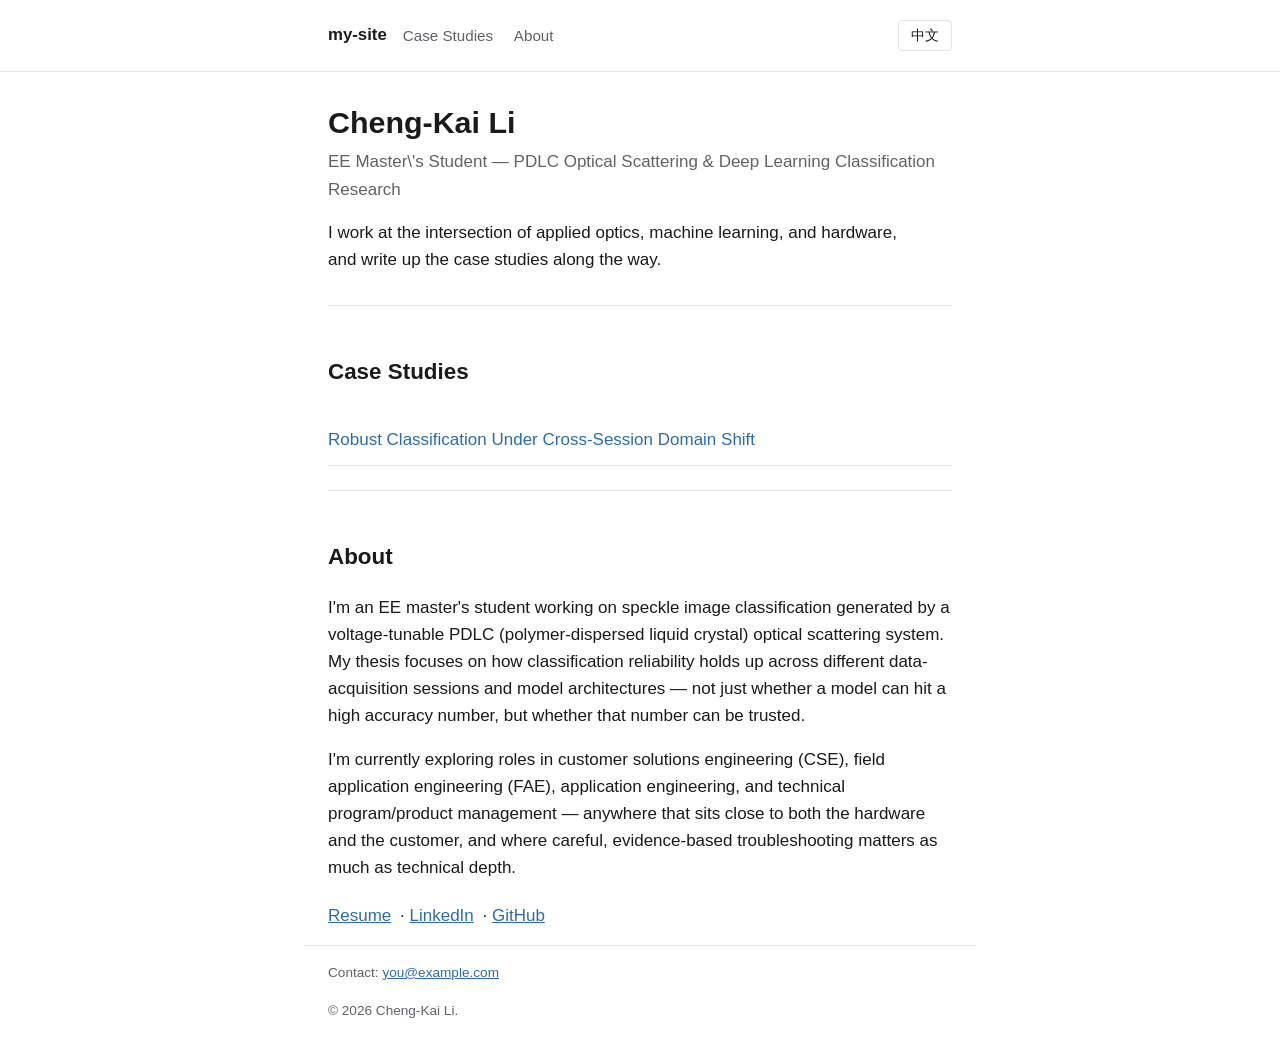
<file: index.html>
<!DOCTYPE html>
<html lang="en" data-lang="en">
<head>
<meta charset="UTF-8">
<meta name="viewport" content="width=device-width, initial-scale=1.0">
<title>my-site</title>
<link rel="stylesheet" href="assets/css/main.css">
</head>
<body>
<header class="site-header">
  <div class="wrap">
    <a class="logo" href="index.html">my-site</a>
    <nav class="site-nav">
      <a href="#case-studies">Case Studies</a>
      <a href="#about">About</a>
    </nav>
    <button class="lang-toggle" type="button">中文</button>
  </div>
</header>

<main class="wrap">
  <section class="en">

    <section class="hero">
      <h1>Cheng-Kai Li</h1>
      <p class="role">EE Master\'s Student — PDLC Optical Scattering &amp; Deep Learning Classification Research</p>
      <p class="pitch">I work at the intersection of applied optics, machine learning, and hardware, and write up the case studies along the way.</p>
    </section>

    <section class="case-studies" id="case-studies">
      <h2>Case Studies</h2>
      <ul class="post-list">
        <li>
          <a href="posts/sample-post.html">Robust Classification Under Cross-Session Domain Shift</a>
        </li>
      </ul>
    </section>

    <section class="about" id="about">
      <h2>About</h2>
      <p>I'm an EE master's student working on speckle image classification generated by a voltage-tunable PDLC (polymer-dispersed liquid crystal) optical scattering system. My thesis focuses on how classification reliability holds up across different data-acquisition sessions and model architectures — not just whether a model can hit a high accuracy number, but whether that number can be trusted.</p>
      <p>I'm currently exploring roles in customer solutions engineering (CSE), field application engineering (FAE), application engineering, and technical program/product management — anywhere that sits close to both the hardware and the customer, and where careful, evidence-based troubleshooting matters as much as technical depth.</p>
      <p class="links">
        <a href="resume.pdf">Resume</a> ·
        <a href="https://www.linkedin.com/in/丞凱-李-9783bb307">LinkedIn</a> ·
        <a href="https://github.com/ken52508">GitHub</a>
      </p>
    </section>

  </section>

  <section class="zh">

    <section class="hero">
      <h1>李丞凱</h1>
      <p class="role">電機碩士生 — PDLC 光散射與深度學習分類研究</p>
      <p class="pitch">我的工作橫跨應用光學、機器學習與硬體之間，並把過程中的案例研究寫下來。</p>
    </section>

    <section class="case-studies" id="case-studies-zh">
      <h2>案例研究</h2>
      <ul class="post-list">
        <li>
          <a href="posts/sample-post.html">跨場次域偏移下的穩健分類</a>
        </li>
      </ul>
    </section>

    <section class="about" id="about-zh">
      <h2>關於我</h2>
      <p>我是電機碩士生，研究主題是用電壓可調的 PDLC（聚合物分散液晶）光學散射系統產生的散斑影像分類。我的碩論關注的不只是模型能不能跑出高準確率，而是這個準確率在不同資料取得階段、不同模型架構下，還撐不撐得住——也就是分類結果的可信度邊界在哪裡。</p>
      <p>目前在探索的方向包括客戶解決方案工程（CSE）、現場應用工程（FAE）、應用工程，以及技術專案/產品管理——只要是同時貼近硬體與客戶、需要嚴謹且以證據為本的排查能力的角色，都是我感興趣的方向。</p>
      <p class="links">
        <a href="resume.pdf">履歷</a> ·
        <a href="https://www.linkedin.com/in/丞凱-李-9783bb307">LinkedIn</a> ·
        <a href="https://github.com/ken52508">GitHub</a>
      </p>
    </section>

  </section>
</main>

<footer class="wrap">
  <p>
    <span class="en">Contact:</span><span class="zh">聯絡方式：</span>
    <a href="mailto:you@example.com">you@example.com</a>
  </p>
  <p>&copy; 2026 Cheng-Kai Li.</p>
</footer>

<script src="assets/js/lang-toggle.js"></script>
</body>
</html>
</file>
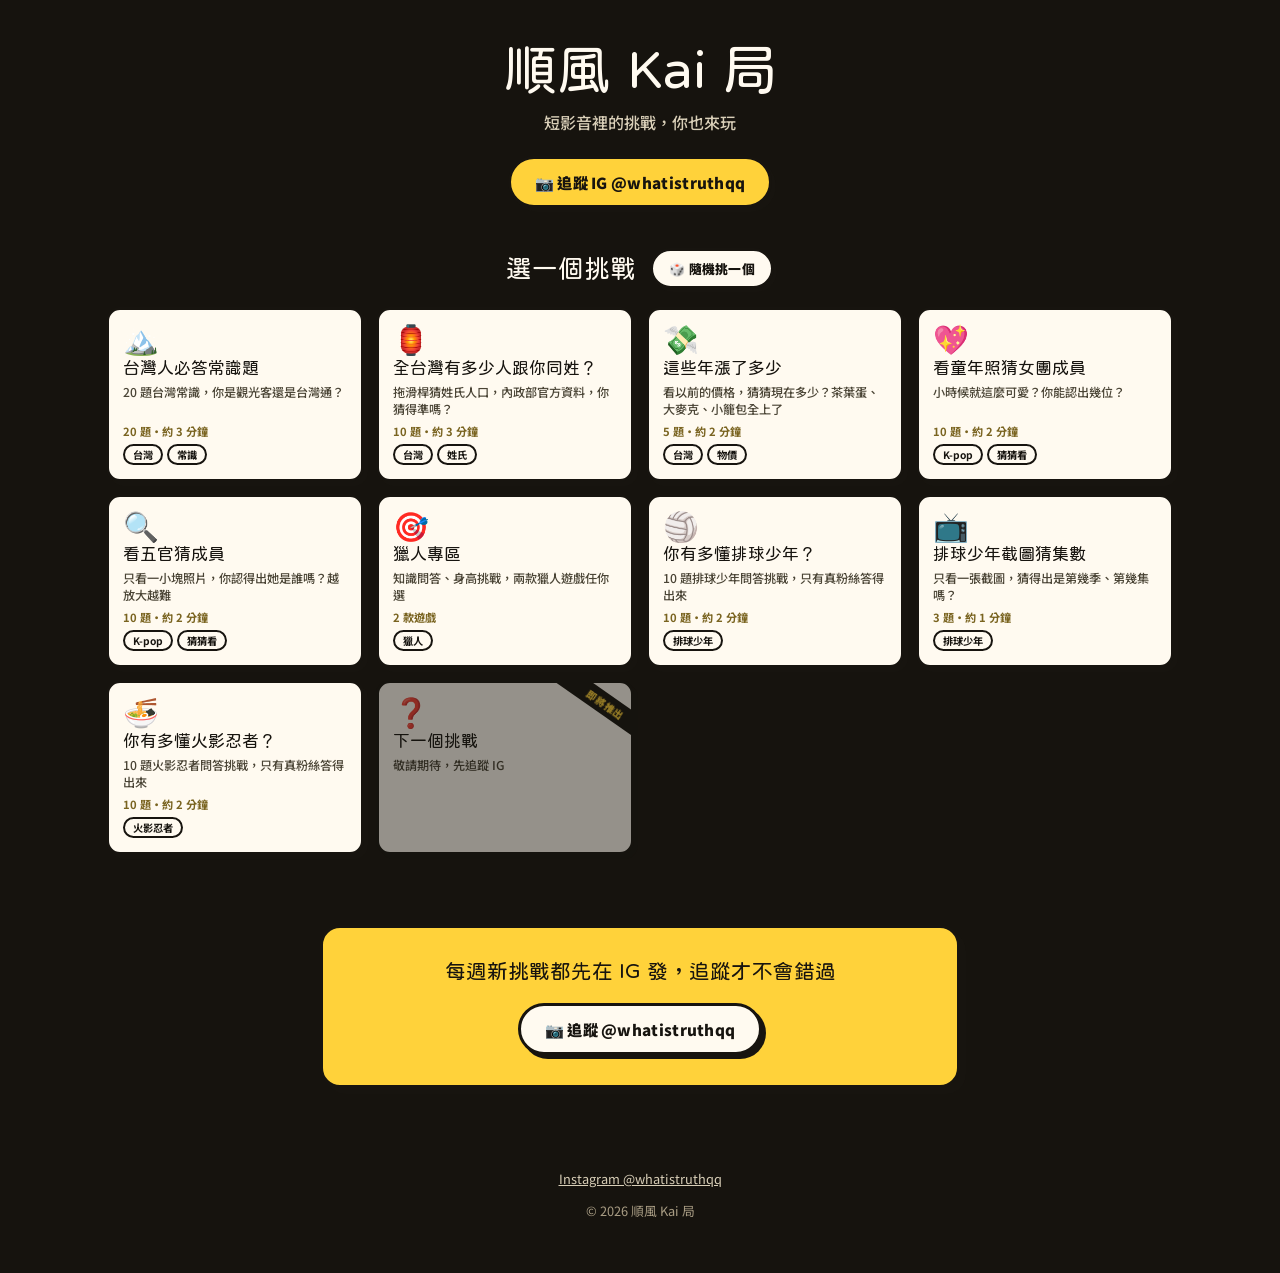
<file: games/index.html>
<!doctype html>
<html lang="zh-Hant-TW">
<head>
<meta charset="utf-8">
<meta name="viewport" content="width=device-width, initial-scale=1, viewport-fit=cover">
<title>順風 Kai 局｜短影音裡的挑戰，你也來玩</title>
<meta name="description" content="順風 Kai 局：一站收錄所有小遊戲挑戰，從台灣常識題開始，新挑戰先在 IG 公布。">
<meta property="og:type" content="website">
<meta property="og:title" content="順風 Kai 局｜短影音裡的挑戰，你也來玩">
<meta property="og:description" content="一站收錄所有小遊戲挑戰，從台灣常識題開始，新挑戰先在 IG 公布。">
<meta name="theme-color" content="#16130e">
<link rel="icon" href="data:image/svg+xml,<svg xmlns=%22http://www.w3.org/2000/svg%22 viewBox=%220 0 100 100%22><text y=%22.9em%22 font-size=%2290%22>%F0%9F%8E%AE</text></svg>">
<link rel="preconnect" href="https://fonts.googleapis.com">
<link rel="preconnect" href="https://fonts.gstatic.com" crossorigin>
<link rel="stylesheet" href="https://fonts.googleapis.com/css2?family=Huninn&family=Noto+Sans+TC:wght@500;700;900&display=swap">
<script async src="https://www.googletagmanager.com/gtag/js?id=G-C77ELCKPVB"></script>
<script>window.dataLayer=window.dataLayer||[];function gtag(){dataLayer.push(arguments);}gtag('js',new Date());gtag('config','G-C77ELCKPVB');</script>
<style>
*,*::before,*::after{box-sizing:border-box}
:root{
  --page:#16130e;
  --board:#ffd23a;
  --ink:#17140f;
  --paper:#fffaf0;
  --soft:#a99d84;
  --round:'Huninn','Noto Sans TC','PingFang TC','Microsoft JhengHei',sans-serif;
  --sans:'Noto Sans TC','PingFang TC','Microsoft JhengHei',system-ui,sans-serif;
}
html,body{margin:0;max-width:100%;overflow-x:hidden}
body{background:var(--page); color:var(--paper); font-family:var(--sans); -webkit-tap-highlight-color:transparent}
a{color:inherit}
button{font:inherit; color:inherit; cursor:pointer}
:focus-visible{outline:3px solid var(--board); outline-offset:3px}
.wrap{width:100%; max-width:1100px; margin:0 auto; padding-inline:max(16px, env(safe-area-inset-left,0px))}

.hero{padding-block:40px 28px; text-align:center}
.hero h1{font-family:var(--round); font-weight:400; font-size:clamp(2.2rem,8vw,3.4rem); margin:0 0 10px; line-height:1.1}
.hero p.tagline{font-size:1rem; color:#d9cfb8; margin:0 0 22px; font-weight:500}
.btn{display:inline-flex; align-items:center; gap:8px; border:3px solid var(--ink); border-radius:99px; padding:12px 24px;
  font-weight:900; font-size:.95rem; letter-spacing:.02em; text-decoration:none; background:var(--board); color:var(--ink);
  box-shadow:4px 4px 0 var(--ink); transition:transform .08s, box-shadow .08s}
.btn:hover{transform:translate(-2px,-2px); box-shadow:6px 6px 0 var(--ink)}
.btn:active{transform:translate(2px,2px); box-shadow:1px 1px 0 var(--ink)}
.btn.ghost{background:var(--paper)}

.games{padding-block:12px 36px}
.games-head{display:flex; align-items:center; justify-content:center; gap:14px; flex-wrap:wrap; margin:0 0 18px}
.games h2{font-family:var(--round); font-weight:400; font-size:1.6rem; margin:0}
.btn.small{padding:8px 16px; font-size:.8rem; box-shadow:3px 3px 0 var(--ink)}
.btn.small:hover{box-shadow:5px 5px 0 var(--ink)}
.btn.small:active{box-shadow:1px 1px 0 var(--ink)}
.grid{display:grid; grid-template-columns:repeat(2,1fr); gap:12px}
@media (min-width:640px){.grid{grid-template-columns:repeat(3,1fr)}}
@media (min-width:980px){.grid{grid-template-columns:repeat(4,1fr)}}

.card{position:relative; display:flex; flex-direction:column; justify-content:flex-start; gap:5px;
  background:var(--paper); color:var(--ink); border:3px solid var(--ink); border-radius:14px; padding:14px;
  box-shadow:4px 4px 0 var(--ink); text-decoration:none; overflow:hidden; transition:transform .1s, box-shadow .1s}
.card:hover{transform:translate(-2px,-2px); box-shadow:6px 6px 0 var(--ink)}
.card:active{transform:translate(1px,1px); box-shadow:2px 2px 0 var(--ink)}
.card .icon{font-size:1.8rem; line-height:1}
.card h3{font-family:var(--round); font-weight:400; font-size:1.05rem; margin:0; line-height:1.25}
.card .desc{font-size:.76rem; color:#4a4435; font-weight:500; line-height:1.4; flex:1; min-height:0;
  display:-webkit-box; -webkit-line-clamp:2; -webkit-box-orient:vertical; overflow:hidden}
.card .meta{font-size:.7rem; font-weight:700; color:#7a6420}
.card .tags{display:flex; flex-wrap:wrap; gap:4px; margin-top:auto}
.card .tag{font-size:.64rem; font-weight:700; border:2px solid var(--ink); border-radius:99px; padding:1px 8px}

.card.soon{opacity:.55; cursor:pointer}
.card.soon .badge{position:absolute; top:11px; right:-30px; transform:rotate(35deg); background:var(--ink); color:var(--board);
  font-size:.62rem; font-weight:900; padding:3px 34px; letter-spacing:.08em}

.promo{padding-block:34px 44px; text-align:center}
.promo .box{background:var(--board); color:var(--ink); border:3px solid var(--ink); border-radius:20px; box-shadow:6px 6px 0 var(--ink);
  padding:30px 22px; max-width:640px; margin:0 auto}
.promo p{font-family:var(--round); font-weight:400; font-size:1.3rem; margin:0 0 18px; line-height:1.3}

footer{padding-block:24px 40px; text-align:center; font-size:.8rem; color:var(--soft)}
footer a{text-decoration:underline; color:#d9cfb8}
</style>
</head>
<body>

<header class="hero wrap">
  <h1>順風 Kai 局</h1>
  <p class="tagline">短影音裡的挑戰，你也來玩</p>
  <a class="btn" id="igHeader" href="https://www.instagram.com/whatistruthqq/" target="_blank" rel="noopener">📷 追蹤 IG @whatistruthqq</a>
</header>

<main>
  <section class="games wrap">
    <div class="games-head">
      <h2>選一個挑戰</h2>
      <button class="btn ghost small" id="randomBtn">🎲 隨機挑一個</button>
    </div>
    <div class="grid" id="grid"></div>
  </section>

  <section class="promo wrap">
    <div class="box">
      <p>每週新挑戰都先在 IG 發，追蹤才不會錯過</p>
      <a class="btn ghost" id="igPromo" href="https://www.instagram.com/whatistruthqq/" target="_blank" rel="noopener">📷 追蹤 @whatistruthqq</a>
    </div>
  </section>
</main>

<footer class="wrap">
  <p><a id="igFooter" href="https://www.instagram.com/whatistruthqq/" target="_blank" rel="noopener">Instagram @whatistruthqq</a></p>
  <p>&copy; <span id="year"></span> 順風 Kai 局</p>
</footer>

<script>
/* ========== 遊戲清單：之後要新增遊戲，只要在這個陣列多加一筆資料，
   並在 games/ 底下建一個同名資料夾放該遊戲的 index.html 就好 ==========
   slug:   資料夾名稱，例如 'taiwan_quiz' 對應 games/taiwan_quiz/index.html
   status: 'live' 可以點進去玩；'soon' 顯示「即將推出」，點下去改連去 IG
*/
const GAMES = [
  { slug:'taiwan_quiz', title:'台灣人必答常識題', desc:'20 題台灣常識，你是觀光客還是台灣通？', meta:'20 題・約 3 分鐘', tags:['台灣','常識'], icon:'🏔️', status:'live' },
  { slug:'surname_game', title:'全台灣有多少人跟你同姓？', desc:'拖滑桿猜姓氏人口，內政部官方資料，你猜得準嗎？', meta:'10 題・約 3 分鐘', tags:['台灣','姓氏'], icon:'🏮', status:'live' },
  { slug:'price_then_now', title:'這些年漲了多少', desc:'看以前的價格，猜猜現在多少？茶葉蛋、大麥克、小籠包全上了', meta:'5 題・約 2 分鐘', tags:['台灣','物價'], icon:'💸', status:'live' },
  { slug:'kpop_guess', title:'看童年照猜女團成員', desc:'小時候就這麼可愛？你能認出幾位？', meta:'10 題・約 2 分鐘', tags:['K-pop','猜猜看'], icon:'💖', status:'live' },
  { slug:'idol_zoom_quiz', title:'看五官猜成員', desc:'只看一小塊照片，你認得出她是誰嗎？越放大越難', meta:'10 題・約 2 分鐘', tags:['K-pop','猜猜看'], icon:'🔍', status:'live' },
  { slug:'https://ken52508.github.io/hxh-quiz/', title:'獵人專區', desc:'知識問答、身高挑戰，兩款獵人遊戲任你選', meta:'2 款遊戲', tags:['獵人'], icon:'🎯', status:'live' },
  { slug:'https://ken52508.github.io/haikyuu-quiz/', title:'你有多懂排球少年？', desc:'10 題排球少年問答挑戰，只有真粉絲答得出來', meta:'10 題・約 2 分鐘', tags:['排球少年'], icon:'🏐', status:'live' },
  { slug:'https://ken52508.github.io/haikyuu-quiz/episode/', title:'排球少年截圖猜集數', desc:'只看一張截圖，猜得出是第幾季、第幾集嗎？', meta:'3 題・約 1 分鐘', tags:['排球少年'], icon:'📺', status:'live' },
  { slug:'https://ken52508.github.io/naruto-quiz/', title:'你有多懂火影忍者？', desc:'10 題火影忍者問答挑戰，只有真粉絲答得出來', meta:'10 題・約 2 分鐘', tags:['火影忍者'], icon:'🍜', status:'live' },
  { slug:'', title:'下一個挑戰', desc:'敬請期待，先追蹤 IG', meta:'', tags:[], icon:'❓', status:'soon' },
];

const IG_URL = 'https://www.instagram.com/whatistruthqq/';

function track(name, params){ try{ if(typeof window.gtag === 'function') window.gtag('event', name, params || {}); }catch(e){} }

document.getElementById('year').textContent = new Date().getFullYear();

const grid = document.getElementById('grid');
grid.innerHTML = GAMES.map(g => {
  const tags = g.tags.map(t => `<span class="tag">${t}</span>`).join('');
  const meta = g.meta ? `<div class="meta">${g.meta}</div>` : '';
  if(g.status === 'live'){
    const href = g.slug.startsWith('http') ? g.slug : g.slug + '/';
    return `<a class="card" href="${href}" data-slug="${g.slug}">
      <div class="icon">${g.icon}</div>
      <h3>${g.title}</h3>
      <div class="desc">${g.desc}</div>
      ${meta}
      <div class="tags">${tags}</div>
    </a>`;
  }
  return `<a class="card soon" href="${IG_URL}" target="_blank" rel="noopener" data-soon="1">
    <span class="badge">即將推出</span>
    <div class="icon">${g.icon}</div>
    <h3>${g.title}</h3>
    <div class="desc">${g.desc}</div>
    ${meta}
    <div class="tags">${tags}</div>
  </a>`;
}).join('');

grid.addEventListener('click', e => {
  const card = e.target.closest('.card');
  if(!card) return;
  if(card.dataset.soon){ track('ig_click', {location:'soon_card'}); }
  else{ track('game_click', {slug: card.dataset.slug}); }
});

document.getElementById('randomBtn').addEventListener('click', () => {
  const live = GAMES.filter(g => g.status === 'live');
  const pick = live[Math.random() * live.length | 0];
  track('random_pick_click', {slug: pick.slug});
  location.href = pick.slug.startsWith('http') ? pick.slug : pick.slug + '/';
});

document.getElementById('igHeader').addEventListener('click', () => track('ig_click', {location:'header'}));
document.getElementById('igPromo').addEventListener('click', () => track('ig_click', {location:'promo'}));
document.getElementById('igFooter').addEventListener('click', () => track('ig_click', {location:'footer'}));
</script>
</body>
</html>
</file>
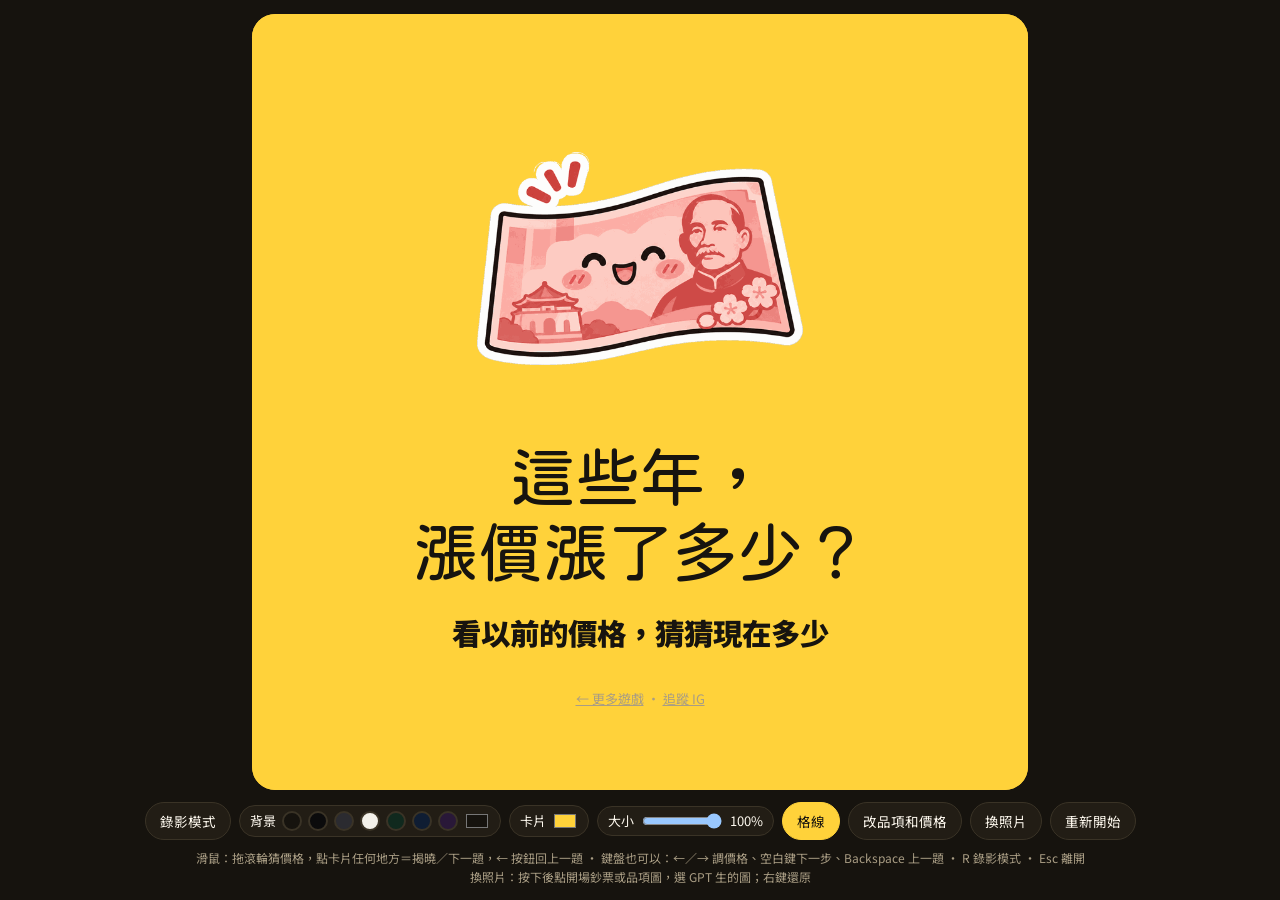
<file: games/price_then_now/index.html>
<!doctype html>
<html lang="zh-Hant-TW">
<head>
<meta charset="utf-8">
<meta name="viewport" content="width=device-width, initial-scale=1, viewport-fit=cover">
<title>這些年漲了多少</title>
<meta name="description" content="看以前的價格，猜猜現在多少？10 個台灣經典品項，茶葉蛋、大麥克、鼎泰豐小籠包，你猜得準嗎？">
<meta property="og:type" content="website">
<meta property="og:title" content="這些年漲了多少">
<meta property="og:description" content="看以前的價格，猜猜現在多少？你猜得準嗎？">
<meta name="theme-color" content="#16130e">
<link rel="icon" href="data:image/svg+xml,<svg xmlns=%22http://www.w3.org/2000/svg%22 viewBox=%220 0 100 100%22><text y=%22.9em%22 font-size=%2290%22>%F0%9F%8E%AE</text></svg>">
<link rel="preconnect" href="https://fonts.googleapis.com">
<link rel="preconnect" href="https://fonts.gstatic.com" crossorigin>
<link rel="stylesheet" href="https://fonts.googleapis.com/css2?family=Huninn&family=Noto+Sans+TC:wght@500;700;900&display=swap">
<script async src="https://www.googletagmanager.com/gtag/js?id=G-C77ELCKPVB"></script>
<script>window.dataLayer=window.dataLayer||[];function gtag(){dataLayer.push(arguments);}gtag('js',new Date());gtag('config','G-C77ELCKPVB');</script>
<style>
*,*::before,*::after{box-sizing:border-box}
body{margin:0}
[hidden]{display:none!important}
:root{
  color-scheme:dark;
  --page:#16130e; --board:#ffd23a; --ink:#17140f; --paper:#fffaf0; --soft:#7a6420;
  --ok:#1f9d55; --bad:#e5484d; --scale:1;
  --round:'Huninn','Noto Sans TC','PingFang TC','Microsoft JhengHei',sans-serif;
  --sans:'Noto Sans TC','PingFang TC','Microsoft JhengHei',system-ui,sans-serif;
}
html,body{height:100%}
body{background:var(--page); color:var(--paper); font-family:var(--sans); overflow:hidden; padding-inline:16px}
button,input{font:inherit; color:inherit}
button{cursor:pointer}
.app{height:100%; display:grid; grid-template-rows:1fr auto; gap:12px; padding-block:14px}
.cell{container-type:size; min-height:0; display:grid; place-items:center}
.board{
  --u:calc(min(100cqw,100cqh) / 100 * var(--scale));
  position:relative; width:calc(min(100cqw,100cqh) * var(--scale)); aspect-ratio:1/1; max-width:100%;
  background:var(--board); color:var(--ink); border-radius:calc(var(--u)*3); overflow:hidden;
  padding:calc(var(--u)*4.5); display:flex; flex-direction:column; gap:calc(var(--u)*2.4); user-select:none}
.board::before{content:""; position:absolute; inset:0; pointer-events:none; opacity:.09;
  background-image:linear-gradient(var(--ink) 1px,transparent 1px),linear-gradient(90deg,var(--ink) 1px,transparent 1px);
  background-size:calc(var(--u)*5) calc(var(--u)*5)}
body.nogrid .board::before{display:none}
.board > *{position:relative}

.head{display:flex; align-items:center; justify-content:space-between; gap:calc(var(--u)*2)}
.pill{font-weight:900; font-size:calc(var(--u)*3.4); background:var(--ink); color:var(--board); padding:calc(var(--u)*.9) calc(var(--u)*2.8); border-radius:99px; letter-spacing:.06em}
.dots{display:flex; gap:calc(var(--u)*1.1)}
.dots i{width:calc(var(--u)*2.2); height:calc(var(--u)*2.2); border-radius:50%; border:calc(var(--u)*.45) solid var(--ink)}
.dots i.on{background:var(--ink)}

.top{display:grid; grid-template-columns:calc(var(--u)*29) 1fr; gap:calc(var(--u)*3.4); align-items:center; flex:1; min-height:0}
.pic{position:relative; aspect-ratio:1/1; width:100%; background:var(--paper); border:calc(var(--u)*.6) solid var(--ink); border-radius:calc(var(--u)*3);
  box-shadow:calc(var(--u)*.9) calc(var(--u)*.9) 0 var(--ink); overflow:hidden}
.pic img, .pic svg{position:absolute; inset:6%; width:88%; height:88%; object-fit:contain}
.pic.pop{animation:pop .5s cubic-bezier(.3,1.5,.5,1)}
@keyframes pop{0%{transform:scale(.6) rotate(-8deg); opacity:0}100%{transform:none}}
.info{display:flex; flex-direction:column; gap:calc(var(--u)*1.4); min-width:0}
.name{font-family:var(--round); font-size:calc(var(--u)*6.6); line-height:1.15; margin:0; text-wrap:balance}
.then{display:inline-flex; flex-direction:column; align-self:flex-start; background:var(--paper); border:calc(var(--u)*.5) solid var(--ink); border-radius:calc(var(--u)*2.2);
  padding:calc(var(--u)*1) calc(var(--u)*2.6); box-shadow:calc(var(--u)*.6) calc(var(--u)*.6) 0 var(--ink)}
.then span{font-weight:900; font-size:calc(var(--u)*2.7); color:var(--soft)}
.then b{font-family:var(--round); font-weight:400; font-size:calc(var(--u)*6.4); line-height:1.05}
.q{font-weight:900; font-size:calc(var(--u)*4.2)}

/* 猜的數字 / 揭曉 */
.mid{display:grid; grid-template-columns:1fr 1fr; gap:calc(var(--u)*2.4)}
.box{background:var(--paper); border:calc(var(--u)*.6) solid var(--ink); border-radius:calc(var(--u)*2.4); box-shadow:calc(var(--u)*.8) calc(var(--u)*.8) 0 var(--ink);
  padding:calc(var(--u)*1.2) calc(var(--u)*2.4); display:flex; flex-direction:column; justify-content:center; min-height:calc(var(--u)*15)}
.box span{font-weight:900; font-size:calc(var(--u)*2.8)}
.box b{font-family:var(--round); font-weight:400; font-size:calc(var(--u)*9); line-height:1; font-variant-numeric:tabular-nums}
.box small{font-weight:700; font-size:calc(var(--u)*2.4); color:var(--soft); margin-top:calc(var(--u)*.4)}
.ans{background:var(--ink); color:var(--board)}
.ans span, .ans small{color:var(--board)}
.ans.wait b{opacity:.35}
.ans.done{animation:bump .4s}
@keyframes bump{40%{transform:scale(1.07)}}

/* 滾輪 */
.track{position:relative; height:calc(var(--u)*8); margin:calc(var(--u)*3.4) calc(var(--u)*2) calc(var(--u)*3); touch-action:none; cursor:pointer}
.rail{position:absolute; left:0; right:0; top:50%; height:calc(var(--u)*2.6); transform:translateY(-50%); border-radius:99px; background:var(--paper); border:calc(var(--u)*.5) solid var(--ink); overflow:hidden}
.fill{position:absolute; left:0; top:0; bottom:0; background:var(--ink); opacity:.22}
.mk{position:absolute; top:50%; transform:translate(-50%,-50%); pointer-events:none}
.mk.line{width:0; height:calc(var(--u)*9); border-left:calc(var(--u)*.55) dashed var(--bad)}
.mk.line em{position:absolute; bottom:100%; left:50%; transform:translateX(-50%); white-space:nowrap; font-style:normal; font-weight:900; font-size:calc(var(--u)*2.3); color:var(--bad)}
.mk.old{width:calc(var(--u)*.6); height:calc(var(--u)*4.6); background:var(--soft); border-radius:99px}
.mk.old em{position:absolute; top:calc(100% + var(--u)*.4); left:50%; transform:translateX(-50%); white-space:nowrap; font-style:normal; font-weight:900; font-size:calc(var(--u)*2.2); color:var(--soft)}
.thumb{position:absolute; top:50%; width:calc(var(--u)*7); height:calc(var(--u)*7); transform:translate(-50%,-50%); border-radius:50%; background:var(--paper);
  border:calc(var(--u)*.6) solid var(--ink); box-shadow:calc(var(--u)*.5) calc(var(--u)*.5) 0 var(--ink); pointer-events:none; display:grid; place-items:center; font-weight:900; font-size:calc(var(--u)*2.2)}
.flag{position:absolute; top:50%; transform:translate(-50%,-50%); pointer-events:none; width:calc(var(--u)*7); height:calc(var(--u)*7); border-radius:50%; background:var(--ink); color:var(--board);
  display:grid; place-items:center; font-weight:900; font-size:calc(var(--u)*2.2); border:calc(var(--u)*.6) solid var(--ink)}
.ends{position:absolute; top:calc(100% + var(--u)*.2); left:0; right:0; display:flex; justify-content:space-between; font-weight:700; font-size:calc(var(--u)*2); color:var(--soft); pointer-events:none}

.foot{display:grid; grid-template-columns:1fr auto auto; align-items:center; gap:calc(var(--u)*3); min-height:calc(var(--u)*10)}
.say{font-weight:700; font-size:calc(var(--u)*3.2); line-height:1.4}
.say b{font-family:var(--round); font-weight:400; font-size:1.25em}
.say .up{color:var(--bad)} .say .same{color:var(--ok)}
.tag{display:inline-block; margin-left:calc(var(--u)*1); padding:calc(var(--u)*.3) calc(var(--u)*1.6); border-radius:99px; font-weight:900; font-size:calc(var(--u)*2.6); border:calc(var(--u)*.4) solid var(--ink); vertical-align:middle}
.tag.in{background:#c9f1d6} .tag.out{background:var(--bad); color:#fff}
.back{border:calc(var(--u)*.5) solid var(--ink); border-radius:99px; background:transparent; color:var(--ink); font-weight:900; font-size:calc(var(--u)*3.8); width:calc(var(--u)*10); height:calc(var(--u)*10)}
.next{border:0; border-radius:99px; background:var(--ink); color:var(--board); font-weight:900; font-size:calc(var(--u)*3.8);
  padding:calc(var(--u)*2.2) calc(var(--u)*4.4); letter-spacing:.06em; white-space:nowrap}

/* 開場、結尾 */
.cover{position:absolute; inset:0; z-index:5; display:none; flex-direction:column; align-items:center; justify-content:center; text-align:center; gap:calc(var(--u)*2.6); padding:calc(var(--u)*6); background:var(--board)}
.board[data-mode="intro"] .cover.intro, .board[data-mode="end"] .cover.end{display:flex}
.cover .bill{position:relative; width:calc(var(--u)*42); aspect-ratio:1/1; animation:float 2.4s ease-in-out infinite}
.cover .bill img, .cover .bill svg{position:absolute; inset:0; width:100%; height:100%; object-fit:contain}
.cover h1{white-space:pre-line; font-family:var(--round); font-weight:400; font-size:calc(var(--u)*8.4); line-height:1.15; margin:0; text-wrap:balance}
.cover .sub{font-weight:900; font-size:calc(var(--u)*3.8)}
.tiny-nav{font-size:13px; color:#a99d84; margin-top:calc(var(--u)*2)}
.tiny-nav a{color:inherit; text-decoration:underline}
body.rec .tiny-nav{display:none}
@keyframes float{50%{transform:translateY(calc(var(--u)*-2.2)) rotate(-3deg)}}
.sum{width:100%; display:flex; flex-direction:column; gap:calc(var(--u)*1.3)}
.sum > div{display:grid; grid-template-columns:calc(var(--u)*9) 1fr auto auto; align-items:center; gap:calc(var(--u)*2); background:var(--paper); border:calc(var(--u)*.5) solid var(--ink);
  border-radius:calc(var(--u)*2); padding:calc(var(--u)*.7) calc(var(--u)*2); text-align:left; }
.sum .im{position:relative; width:calc(var(--u)*9); aspect-ratio:1/1}
.sum .im img, .sum .im svg{position:absolute; inset:0; width:100%; height:100%; object-fit:contain}
.sum span{font-weight:900; font-size:calc(var(--u)*3.2)}
.sum em{font-style:normal; font-weight:700; font-size:calc(var(--u)*3); color:var(--soft); white-space:nowrap}
.sum b{font-family:var(--round); font-weight:400; font-size:calc(var(--u)*4.2); white-space:nowrap}
.sum b.up{color:var(--bad)} .sum b.same{color:var(--ok)}
body.photo [data-slot]{cursor:pointer; outline:calc(var(--u)*.5) dashed var(--ink); outline-offset:calc(var(--u)*.3)}

/* 工具列 */
.tools{display:flex; flex-wrap:wrap; justify-content:center; align-items:center; gap:8px}
.tb{border:1px solid #3a3326; background:#221d15; color:#fffaf0; border-radius:99px; padding:8px 14px; font-size:13.5px}
.tb.on{background:var(--board); color:var(--ink); border-color:var(--board)}
.grp{display:inline-flex; align-items:center; gap:6px; padding:4px 10px; border:1px solid #3a3326; border-radius:99px; background:#221d15; font-size:13px}
.grp input[type=color]{width:26px; height:22px; border:0; padding:0; background:none; cursor:pointer}
.grp input[type=range]{width:80px}
.sw{width:20px; height:20px; border-radius:50%; border:2px solid #3a3326; padding:0}
.keys{width:100%; text-align:center; font-size:12px; color:#a99d84; line-height:1.6}
body.rec .tools{display:none}
body.rec .app{grid-template-rows:1fr; padding-block:0; gap:0}
body.rec .board{border-radius:0}

/* 設定面板 */
.op-wrap{position:fixed; inset:0; z-index:45; background:rgba(0,0,0,.78); display:grid; place-items:center; padding:16px}
.op{width:min(760px,100%); max-height:90vh; overflow-y:auto; display:flex; flex-direction:column; gap:10px; background:#221d15; color:#fffaf0; border:1px solid #3a3326; border-radius:16px; padding:16px; font-size:14px}
.op h3{margin:6px 0 0; font-size:16px}
.op input{background:#2c261c; border:1px solid #3a3326; border-radius:8px; padding:6px 8px; min-width:0; width:100%}
.op .card{border:1px solid #3a3326; border-radius:12px; padding:10px; display:grid; gap:6px}
.op .g{display:grid; grid-template-columns:repeat(4,1fr); gap:6px}
.op label{display:grid; gap:3px; font-size:12px; color:#a99d84}
.op .bar{display:flex; gap:6px; justify-content:flex-end}
.op .bar button{border:1px solid #3a3326; background:#2c261c; border-radius:8px; width:32px; height:30px}
.op .r2{display:grid; grid-template-columns:auto 1fr; gap:8px; align-items:center}
.op .row2{display:flex; flex-wrap:wrap; gap:8px; justify-content:flex-end; margin-top:6px}
.op .go{background:var(--board); color:#17140f; border:0; border-radius:99px; padding:9px 16px; font-weight:900}
.op small{color:#a99d84}
.toast{position:fixed; left:50%; top:14px; transform:translateX(-50%); z-index:60; background:#221d15; color:#fffaf0; border:1px solid #3a3326; padding:8px 14px; border-radius:99px; font-size:13px; opacity:0; pointer-events:none; transition:opacity .25s}
.toast.show{opacity:1}
@media (prefers-reduced-motion:reduce){*{animation:none!important}}
</style>
</head>
<body>
<div class="app">
  <div class="cell">
    <div class="board" id="board" data-mode="intro">
      <div class="head"><div class="pill" id="qno">第 1 題</div><div class="dots" id="dots"></div></div>
      <div class="top">
        <div class="pic" id="pic"></div>
        <div class="info">
          <p class="name" id="name"></p>
          <div class="then"><span id="oldLabel"></span><b id="oldPrice"></b></div>
          <div class="q" id="ask"></div>
        </div>
      </div>
      <div class="mid">
        <div class="box"><span>你猜</span><b id="guess">$0</b><small id="guessSub">拖滾輪</small></div>
        <div class="box ans wait" id="ansBox"><span id="nowLabel">現在</span><b id="now">$?</b><small id="diff">　</small></div>
      </div>
      <div class="track" id="track">
        <div class="rail"><div class="fill" id="fill"></div></div>
        <div class="mk old" id="oldMk"><em>以前</em></div>
        <div class="flag" id="flag" hidden>現在</div>
        <div class="thumb" id="thumb">猜</div>
        <div class="ends"><span>$0</span><span id="maxLbl"></span></div>
      </div>
      <div class="foot"><div class="say" id="say"></div><button class="back" id="backBtn" title="上一題">←</button><button class="next" id="nextBtn">揭曉 →</button></div>

      <div class="cover intro"><div class="bill" data-slot="bill" id="billIm"></div><h1 id="introTitle"></h1><div class="sub" id="introSub"></div>
        <div class="tiny-nav"><a id="moreGames" href="../">← 更多遊戲</a><span> · </span><a id="igBtn" href="https://www.instagram.com/whatistruthqq/" target="_blank" rel="noopener">追蹤 IG</a></div>
      </div>
      <div class="cover end"><h1 id="endHead" style="font-size:calc(var(--u)*6.6)"></h1><div class="sum" id="sum"></div><div class="sub" id="endTitle"></div></div>
    </div>
  </div>
  <div class="tools" id="tools">
    <button class="tb" id="recBtn">錄影模式</button>
    <span class="grp" id="swatches"><span>背景</span></span>
    <span class="grp"><span>卡片</span><input type="color" id="boardPick"></span>
    <span class="grp"><span>大小</span><input type="range" id="sizePick" min="50" max="100" value="100"><span id="sizeVal">100%</span></span>
    <button class="tb on" id="gridBtn">格線</button>
    <button class="tb" id="editBtn">改品項和價格</button>
    <button class="tb" id="photoBtn">換照片</button>
    <button class="tb" id="restartBtn">重新開始</button>
    <div class="keys">滑鼠：拖滾輪猜價格，點卡片任何地方＝揭曉／下一題，← 按鈕回上一題 · 鍵盤也可以：←／→ 調價格、空白鍵下一步、Backspace 上一題 · R 錄影模式 · Esc 離開<br>換照片：按下後點開場鈔票或品項圖，選 GPT 生的圖；右鍵還原</div>
  </div>
</div>

<div class="op-wrap" id="opWrap" hidden><div class="op">
  <h3>文字</h3>
  <div class="r2"><span>開場標題</span><input id="fIntro"></div>
  <div class="r2"><span>開場小字</span><input id="fIntroSub"></div>
  <div class="r2"><span>結尾標題</span><input id="fEndHead"></div>
  <div class="r2"><span>結尾問句</span><input id="fEnd"></div>
  <h3>品項 <small>（滾輪最大值：滾輪最右邊是幾元；超過 100 才會出現 100 元線）</small></h3>
  <div id="list"></div>
  <div class="row2" style="justify-content:flex-start"><button class="tb" id="opAdd">＋ 加一題</button></div>
  <div class="row2"><button class="tb" id="opReset">恢復預設</button><button class="tb" id="opClose">取消</button><button class="go" id="opSave">儲存並重新開始</button></div>
</div></div>
<input type="file" id="file" accept="image/*" hidden>
<div class="toast" id="toast"></div>

<script>
/* ============ 預設內容（都可以在「改品項和價格」裡改） ============ */
const DEFAULT = {
  intro: '這些年，\n漲價漲了多少？', introSub: '看以前的價格，猜猜現在多少',
  endHead: '這些年漲了多少', end: '你覺得哪個漲最誇張？留言告訴我',
  items: [
    {key:'egg',  name:'超商茶葉蛋',     oldLabel:'2015 年漲價前',     old:8,   nowLabel:'全家 2022 年底起',   now:13,  max:30,  note:''},
    {key:'mac',  name:'麥當勞大麥克',   oldLabel:'2000 年',           old:70,  nowLabel:'2026 年',           now:78,  max:150, note:'2016 年還一度降到 69 元'},
    {key:'ramen',name:'一蘭拉麵',       oldLabel:'2017 年來台開幕',   old:288, nowLabel:'2024 年 4 月起',     now:310, max:500, note:'天然豚骨拉麵'},
    {key:'tv',   name:'Netflix 高級方案',oldLabel:'2016 年來台（每月）',old:390, nowLabel:'2024 年 11 月起（每月）', now:460, max:600, note:''},
    {key:'xlb',  name:'鼎泰豐小籠包',   oldLabel:'2018 年 6 月前（10 顆）', old:210, nowLabel:'2026 年 6 月起（10 顆）', now:290, max:500, note:'2018、2024、2026 漲了三次'},
  ],
};

/* ============ Q 版預設插圖（之後用「換照片」換成 GPT 的圖） ============ */
const C = {ink:'#17140f', y:'#ffd23a', p:'#fffaf0', r:'#e5484d', g:'#2f9e5b', br:'#8a5a2b', pk:'#f6a3b6', o:'#f08a24', wood:'#c98a4b', egg:'#9a6b3f', bun:'#e9a24a', lb:'#a9d6f2', gr:'#9aa3ad'};
const S = `stroke="${C.ink}" stroke-width="3.5" stroke-linejoin="round" stroke-linecap="round"`;
const face = (x, y, k = 1, sad) => `<circle cx="${x - 8*k}" cy="${y}" r="${2.4*k}" fill="${C.ink}"/><circle cx="${x + 8*k}" cy="${y}" r="${2.4*k}" fill="${C.ink}"/>`
  + (sad ? `<path d="M${x - 4*k} ${y + 7*k} Q${x} ${y + 3*k} ${x + 4*k} ${y + 7*k}" fill="none" stroke="${C.ink}" stroke-width="${2.6*k}" stroke-linecap="round"/>`
         : `<path d="M${x - 4*k} ${y + 4*k} Q${x} ${y + 8*k} ${x + 4*k} ${y + 4*k}" fill="none" stroke="${C.ink}" stroke-width="${2.6*k}" stroke-linecap="round"/>`)
  + `<ellipse cx="${x - 13*k}" cy="${y + 4*k}" rx="${3.6*k}" ry="${2.4*k}" fill="${C.pk}"/><ellipse cx="${x + 13*k}" cy="${y + 4*k}" rx="${3.6*k}" ry="${2.4*k}" fill="${C.pk}"/>`;
const ART = {
  bill:`<g transform="rotate(-6 60 60)"><rect x="14" y="34" width="92" height="52" rx="6" fill="#e9645b" ${S}/><rect x="22" y="42" width="76" height="36" rx="3" fill="none" stroke="${C.ink}" stroke-width="2" opacity=".45"/>
    <text x="30" y="60" font-family="Noto Sans TC,sans-serif" font-weight="900" font-size="15" fill="${C.ink}">100</text>${face(72, 58, .9)}</g>`,
  egg:`<path d="M34 76 H86 L80 104 H40Z" fill="${C.p}" ${S}/><ellipse cx="60" cy="56" rx="22" ry="28" fill="${C.egg}" ${S}/>
    <path d="M46 44 l8 6 -4 8 9 4 M66 38 l-4 10 8 4 M70 64 l-8 4 2 8" fill="none" stroke="#5a3a1c" stroke-width="2"/>${face(60, 60, .8)}`,
  mac:`<path d="M20 62 Q20 26 60 26 Q100 26 100 62Z" fill="${C.bun}" ${S}/><circle cx="46" cy="38" r="1.8" fill="${C.p}"/><circle cx="62" cy="34" r="1.8" fill="${C.p}"/><circle cx="76" cy="40" r="1.8" fill="${C.p}"/>
    <path d="M16 66 q11 -6 22 0 q11 -6 22 0 q11 -6 22 0 q11 -6 22 0" fill="none" stroke="${C.g}" stroke-width="5" stroke-linecap="round"/>
    <rect x="18" y="70" width="84" height="12" rx="6" fill="${C.br}" ${S}/><path d="M22 84 H98 L92 92 H28Z" fill="${C.y}" ${S}/>
    <rect x="18" y="94" width="84" height="12" rx="6" fill="${C.br}" ${S}/><path d="M22 106 Q22 116 34 116 H86 Q98 116 98 106Z" fill="${C.bun}" ${S}/>${face(60, 46, .75)}`,
  tra:`<ellipse cx="60" cy="88" rx="44" ry="16" fill="${C.gr}" ${S}/><path d="M16 62 V88 M104 62 V88" ${S}/><path d="M16 88 Q16 100 60 104 Q104 100 104 88" fill="${C.gr}" ${S}/>
    <ellipse cx="60" cy="62" rx="44" ry="16" fill="#fff" ${S}/><ellipse cx="50" cy="60" rx="20" ry="9" fill="${C.wood}" ${S} stroke-width="2.6"/><path d="M36 58 L64 62" stroke="${C.br}" stroke-width="2.2"/>
    <circle cx="80" cy="58" r="7" fill="${C.p}" ${S} stroke-width="2.6"/><circle cx="80" cy="58" r="3.4" fill="${C.y}"/><path d="M70 68 q5 -5 10 0 q5 -5 10 0" fill="none" stroke="${C.g}" stroke-width="4" stroke-linecap="round"/>${face(60, 88, .65)}`,
  hsr:`<rect x="14" y="46" width="92" height="58" rx="8" fill="${C.p}" ${S}/><path d="M22 70 H86 Q100 70 100 80 H22Z" fill="#fff" ${S} stroke-width="2.6"/><path d="M22 80 H100" stroke="${C.o}" stroke-width="4"/>
    <rect x="30" y="72" width="8" height="5" rx="1" fill="${C.lb}"/><rect x="44" y="72" width="8" height="5" rx="1" fill="${C.lb}"/><rect x="58" y="72" width="8" height="5" rx="1" fill="${C.lb}"/>
    <path d="M14 46 L24 30 H96 L106 46" fill="${C.o}" ${S}/>${face(60, 94, .55)}`,
  ramen:`<path d="M14 58 H106 Q104 96 60 100 Q16 96 14 58Z" fill="#d94b3b" ${S}/><ellipse cx="60" cy="58" rx="46" ry="12" fill="#f5e3c0" ${S}/>
    <path d="M30 56 q8 -6 16 0 q8 -6 16 0 q8 -6 16 0" fill="none" stroke="#e9c46a" stroke-width="4" stroke-linecap="round"/><circle cx="78" cy="54" r="7" fill="${C.p}" ${S} stroke-width="2.4"/><circle cx="78" cy="54" r="3.4" fill="${C.o}"/>
    <path d="M84 20 L66 52 M94 24 L74 54" ${S}/>${face(60, 78, .75)}`,
  xlb:`<ellipse cx="60" cy="86" rx="46" ry="16" fill="${C.wood}" ${S}/><path d="M14 74 V86 M106 74 V86" ${S}/><ellipse cx="60" cy="74" rx="46" ry="14" fill="#e8c38a" ${S}/>
    ${[[38,62],[60,58],[82,62]].map(([x,y]) => `<path d="M${x-14} ${y+8} Q${x-14} ${y-10} ${x} ${y-14} Q${x+14} ${y-10} ${x+14} ${y+8}Z" fill="${C.p}" ${S} stroke-width="2.6"/><path d="M${x-4} ${y-10} l4 -4 4 4" fill="none" stroke="${C.ink}" stroke-width="2"/>`).join('')}${face(60, 90, .6)}`,
  tv:`<rect x="16" y="30" width="88" height="62" rx="10" fill="#2b2b30" ${S}/><rect x="24" y="38" width="72" height="46" rx="5" fill="${C.r}"/><path d="M54 52 L70 61 L54 70Z" fill="${C.p}"/>
    <path d="M48 92 L42 104 M72 92 L78 104" ${S}/><path d="M46 18 L60 30 L74 18" fill="none" ${S}/>${face(60, 76, .55)}`,
  bento:`<rect x="14" y="40" width="92" height="60" rx="6" fill="${C.p}" ${S}/><path d="M20 46 H100 V94 H20Z" fill="#fff"/><ellipse cx="46" cy="66" rx="22" ry="12" fill="${C.wood}" ${S}/><path d="M32 62 L60 70 M36 70 L56 74" stroke="${C.br}" stroke-width="2.4"/>
    <circle cx="84" cy="60" r="10" fill="${C.p}" ${S}/><circle cx="84" cy="60" r="5" fill="${C.y}"/><path d="M70 84 q6 -8 12 0 q6 -8 12 0" fill="none" stroke="${C.g}" stroke-width="5" stroke-linecap="round"/>${face(46, 86, .7)}`,
};
const EMBED = {"item-0": "[data-uri]", "bill": "[data-uri]", "item-1": "[data-uri]", "item-2": "[data-uri]", "item-4": "[data-uri]", "item-3": "[data-uri]"};
const svg = k => `<svg viewBox="0 0 120 120" xmlns="http://www.w3.org/2000/svg">${ART[k] || ART.bento}</svg>`;

/* ============ 狀態 ============ */
const $ = id => document.getElementById(id);
const board = $('board');
const esc = s => String(s ?? '').replace(/[&<>"]/g, c => ({'&':'&amp;','<':'&lt;','>':'&gt;','"':'&quot;'}[c]));
const X = { get(k){ try{ return JSON.parse(localStorage.getItem('pricethen2.' + k)); }catch(e){ return null; } },
  set(k, v){ try{ localStorage.setItem('pricethen2.' + k, JSON.stringify(v)); return true; }catch(e){ return false; } } };
function track(n, p){ try{ if(typeof gtag === 'function') gtag('event', n, p || {}); }catch(e){} }
let CFG = X.get('cfg') || JSON.parse(JSON.stringify(DEFAULT));
const photos = X.get('photos') || {};
let qi = -1;          // -1 開場；0..n-1 題目；n 結尾
let revealed = false, guess = 0, anim = null;

function pic(slot, fallback){ const u = photos[slot] || EMBED[slot]; return u ? `<img src="${u}" alt="">` : svg(fallback); }
const pct = (v, it) => Math.max(0, Math.min(100, v / it.max * 100));
function diffText(it){
  const d = it.now - it.old;
  if(d === 0) return {t:'一塊錢都沒漲', c:'same'};
  const p = Math.round(Math.abs(d) / it.old * 100);
  return d > 0 ? {t:`漲了 ${d} 元（+${p}%）`, c:'up'} : {t:`便宜了 ${-d} 元`, c:'same'};
}

function render(){
  const n = CFG.items.length;
  board.dataset.mode = qi < 0 ? 'intro' : qi >= n ? 'end' : 'play';
  $('billIm').innerHTML = pic('bill', 'bill');
  $('introTitle').textContent = CFG.intro; $('introSub').textContent = CFG.introSub;
  $('endHead').textContent = CFG.endHead; $('endTitle').textContent = CFG.end;
  if(qi >= n){
    $('sum').innerHTML = CFG.items.map((it, i) => { const d = it.now - it.old;
      return `<div><div class="im" data-slot="item-${i}">${pic('item-' + i, it.key)}</div><span>${esc(it.name)}</span><em>$${it.old} → $${it.now}</em>
        <b class="${d > 0 ? 'up' : 'same'}">${d > 0 ? '+' + d : d === 0 ? '±0' : d}</b></div>`; }).join('');
    return;
  }
  if(qi < 0) return;
  const it = CFG.items[qi];
  $('qno').textContent = `第 ${qi + 1} 題`;
  $('dots').innerHTML = CFG.items.map((_, i) => `<i class="${i <= qi ? 'on' : ''}"></i>`).join('');
  $('pic').innerHTML = `<div data-slot="item-${qi}" style="position:absolute;inset:0">${pic('item-' + qi, it.key)}</div>`;
  $('name').textContent = it.name;
  $('oldLabel').textContent = it.oldLabel; $('oldPrice').textContent = '$' + it.old;
  $('ask').textContent = '現在多少？';
  $('nowLabel').textContent = revealed ? it.nowLabel : '現在';
  $('maxLbl').textContent = '$' + it.max;
  $('oldMk').style.left = pct(it.old, it) + '%';
  drawGuess();
  $('flag').hidden = !revealed;
  $('nextBtn').textContent = !revealed ? '揭曉 →' : qi === n - 1 ? '看結尾 →' : '下一題 →';
  if(!revealed){
    $('ansBox').className = 'box ans wait'; $('now').textContent = '$?'; $('diff').textContent = '　'; $('say').innerHTML = '';
  } else {
    $('ansBox').className = 'box ans';
    $('now').textContent = '$' + it.now; $('flag').style.left = pct(it.now, it) + '%';
    showResult(it);
  }
}
function drawGuess(){
  const it = CFG.items[qi]; if(!it) return;
  $('guess').textContent = '$' + guess;
  $('thumb').style.left = pct(guess, it) + '%'; $('fill').style.width = pct(guess, it) + '%';
  $('guessSub').textContent = revealed ? (guess === it.now ? '猜中了！' : `差 ${Math.abs(guess - it.now)} 元`) : '拖滾輪';
}
function showResult(it){
  const d = diffText(it);
  $('diff').textContent = it.note || ' ';
  $('say').innerHTML = `<b class="${d.c}">${d.t}</b>`;
  $('guessSub').textContent = guess === it.now ? '猜中了！' : `差 ${Math.abs(guess - it.now)} 元`;
}
function startQ(i){
  qi = i; revealed = false; cancelAnimationFrame(anim);
  const it = CFG.items[qi]; if(it) guess = it.old;
  render();
}
function reveal(){
  const it = CFG.items[qi]; revealed = true;
  track('question_answered', {item: it.key, guess, answer: it.now});
  $('nowLabel').textContent = it.nowLabel; $('ansBox').className = 'box ans'; $('flag').hidden = false;
  $('nextBtn').textContent = qi === CFG.items.length - 1 ? '看結尾 →' : '下一題 →';
  $('now').textContent = '$' + it.now; $('flag').style.left = pct(it.now, it) + '%';
  showResult(it);
}
function go(){
  const n = CFG.items.length;
  if(qi < 0){ track('quiz_start'); return startQ(0); }
  if(qi >= n) return;
  if(!revealed) return reveal();
  if(qi < n - 1) return startQ(qi + 1);
  track('quiz_complete'); qi = n; render();
}
function back(){ if(qi > 0) startQ(Math.min(qi, CFG.items.length) - 1); else if(qi === 0){ qi = -1; render(); } }
$('nextBtn').onclick = go;
$('backBtn').onclick = back;
// 用滑鼠點卡片空白處也可以下一步（滾輪、按鈕除外）
board.addEventListener('click', e => { if(document.body.classList.contains('photo')) return; if(e.target.closest('.track, .next, .back')) return; go(); });
$('restartBtn').onclick = () => { qi = -1; revealed = false; render(); };

/* 滾輪拖曳 */
function setFromX(x){
  const it = CFG.items[qi]; if(!it || revealed) return;
  const r = $('track').getBoundingClientRect();
  guess = Math.round(Math.max(0, Math.min(1, (x - r.left) / r.width)) * it.max); drawGuess();
}
let dragging = false;
$('track').addEventListener('pointerdown', e => { if(document.body.classList.contains('photo')) return; dragging = true; $('track').setPointerCapture(e.pointerId); setFromX(e.clientX); });
$('track').addEventListener('pointermove', e => { if(dragging) setFromX(e.clientX); });
$('track').addEventListener('pointerup', () => { dragging = false; });
function nudge(d){ const it = CFG.items[qi]; if(!it || revealed || qi < 0) return; guess = Math.max(0, Math.min(it.max, guess + d)); drawGuess(); }

/* ============ 工具列 ============ */
const root = document.documentElement.style;
const THEMES = ['#16130e','#0b0b0c','#2b2b30','#f3f1ea','#10291e','#0f1d33','#291838'];
$('swatches').insertAdjacentHTML('beforeend', THEMES.map(c => `<button class="sw" style="background:${c}" data-c="${c}"></button>`).join('') + '<input type="color" id="pagePick">');
function setPage(c){ root.setProperty('--page', c); $('pagePick').value = c; X.set('page', c); }
function setBoard(c){ root.setProperty('--board', c); $('boardPick').value = c; X.set('board', c); }
function setScale(v){ root.setProperty('--scale', v / 100); $('sizePick').value = v; $('sizeVal').textContent = v + '%'; X.set('size', v); }
function setGrid(on){ document.body.classList.toggle('nogrid', !on); $('gridBtn').classList.toggle('on', on); X.set('grid', on); }
$('swatches').onclick = e => { const b = e.target.closest('.sw'); if(b) setPage(b.dataset.c); };
$('pagePick').oninput = e => setPage(e.target.value);
$('boardPick').oninput = e => setBoard(e.target.value);
$('sizePick').oninput = e => setScale(+e.target.value);
$('gridBtn').onclick = () => setGrid(document.body.classList.contains('nogrid'));
setPage(X.get('page') || THEMES[0]); setBoard(X.get('board') || '#ffd23a'); setScale(X.get('size') || 100); setGrid(X.get('grid') !== false);
let rec = false;
function setRec(on){ rec = on; document.body.classList.toggle('rec', on); $('recBtn').classList.toggle('on', on); if(on) toast('錄影模式：空白鍵揭曉／下一題，Esc 離開'); }
$('recBtn').onclick = () => setRec(!rec);
$('moreGames').addEventListener('click', () => track('more_games_click'));
$('igBtn').addEventListener('click', () => track('ig_click', {location:'intro'}));

/* 換照片 */
let slot = null;
$('photoBtn').onclick = () => { const on = !document.body.classList.contains('photo'); document.body.classList.toggle('photo', on); $('photoBtn').classList.toggle('on', on);
  toast(on ? '點要換的圖（開場鈔票、每題品項圖、結尾小圖）；右鍵還原' : '結束換照片'); };
board.addEventListener('click', e => { const t = e.target.closest('[data-slot]'); if(!t || !document.body.classList.contains('photo')) return; slot = t.dataset.slot; $('file').value = ''; $('file').click(); });
board.addEventListener('contextmenu', e => { const t = e.target.closest('[data-slot]'); if(!t || !document.body.classList.contains('photo')) return; e.preventDefault();
  delete photos[t.dataset.slot]; X.set('photos', photos); render(); toast('已還原'); });
$('file').onchange = () => {
  const f = $('file').files[0]; if(!f || !slot) return; const r = new FileReader(), im = new Image();
  r.onload = () => { im.onload = () => { const k = Math.min(1, 640 / Math.max(im.width, im.height)), c = document.createElement('canvas');
    c.width = Math.round(im.width * k); c.height = Math.round(im.height * k); c.getContext('2d').drawImage(im, 0, 0, c.width, c.height);
    photos[slot] = c.toDataURL(/png/.test(f.type) ? 'image/png' : 'image/jpeg', .9);
    toast(X.set('photos', photos) ? '已換照片，重新整理也會留著' : '已換照片（關掉就會還原）'); render(); }; im.src = r.result; };
  r.readAsDataURL(f);
};

/* 改品項和價格 */
let draft = null;
const F = [['name','名稱'],['oldLabel','以前的標籤'],['old','以前價格'],['max','滾輪最大值'],['note','揭曉後小字'],['nowLabel','現在的標籤'],['now','現在價格']];
const NUM = ['old','now','max'];
function cardHTML(it, i){ return `<div class="card"><div class="bar"><small style="margin-right:auto">第 ${i + 1} 題</small><button data-mv="${i}" data-d="-1">▲</button><button data-mv="${i}" data-d="1">▼</button><button data-del="${i}">✕</button></div>
  <div class="g">${F.map(([f, l]) => `<label>${l}<input data-f="${f}" data-i="${i}" ${NUM.includes(f) ? 'type="number" min="0"' : ''} value="${esc(it[f])}"></label>`).join('')}</div></div>`; }
function drawOp(){ $('list').innerHTML = draft.items.map(cardHTML).join('');
  $('fIntro').value = draft.intro; $('fIntroSub').value = draft.introSub; $('fEndHead').value = draft.endHead; $('fEnd').value = draft.end; }
$('editBtn').onclick = () => { draft = JSON.parse(JSON.stringify(CFG)); drawOp(); $('opWrap').hidden = false; };
$('opWrap').addEventListener('input', e => { const t = e.target;
  if(t.dataset.f){ const it = draft.items[+t.dataset.i]; it[t.dataset.f] = NUM.includes(t.dataset.f) ? Math.max(0, +t.value || 0) : t.value; return; }
  const m = {fIntro:'intro', fIntroSub:'introSub', fEndHead:'endHead', fEnd:'end'}[t.id]; if(m) draft[m] = t.value; });
$('opWrap').addEventListener('click', e => { const t = e.target;
  if(t.id === 'opAdd'){ draft.items.push({key:'bento', name:'新品項', oldLabel:'以前', old:10, nowLabel:'現在', now:20, max:150, note:''}); drawOp(); }
  if(t.dataset.del !== undefined){ draft.items.splice(+t.dataset.del, 1); drawOp(); }
  if(t.dataset.mv !== undefined){ const L = draft.items, i = +t.dataset.mv, j = i + +t.dataset.d; if(j >= 0 && j < L.length){ [L[i], L[j]] = [L[j], L[i]]; drawOp(); } } });
$('opClose').onclick = () => { $('opWrap').hidden = true; };
$('opReset').onclick = () => { draft = JSON.parse(JSON.stringify(DEFAULT)); drawOp(); };
$('opSave').onclick = () => { draft.items.forEach(it => { it.max = Math.max(it.max, it.old, it.now, 1); }); CFG = draft; X.set('cfg', CFG); $('opWrap').hidden = true; qi = -1; revealed = false; render(); toast('已儲存'); };

document.addEventListener('keydown', e => {
  if(!$('opWrap').hidden){ if(e.key === 'Escape') $('opWrap').hidden = true; return; }
  const k = e.key.toLowerCase();
  if(e.code === 'Space' || k === 'enter'){ e.preventDefault(); go(); }
  else if(k === 'arrowright'){ e.preventDefault(); nudge(e.shiftKey ? 10 : 1); }
  else if(k === 'arrowleft'){ e.preventDefault(); nudge(e.shiftKey ? -10 : -1); }
  else if(k === 'backspace'){ e.preventDefault(); back(); }
  else if(k === 'r') setRec(!rec);
  else if(k === 'escape' && rec) setRec(false);
});
document.querySelectorAll('button').forEach(b => b.addEventListener('keydown', e => { if(e.code === 'Space') e.preventDefault(); }));
let tt; function toast(m){ const el = $('toast'); el.textContent = m; el.classList.add('show'); clearTimeout(tt); tt = setTimeout(() => el.classList.remove('show'), 2200); }
render();
</script>
</body>
</html>
</file>
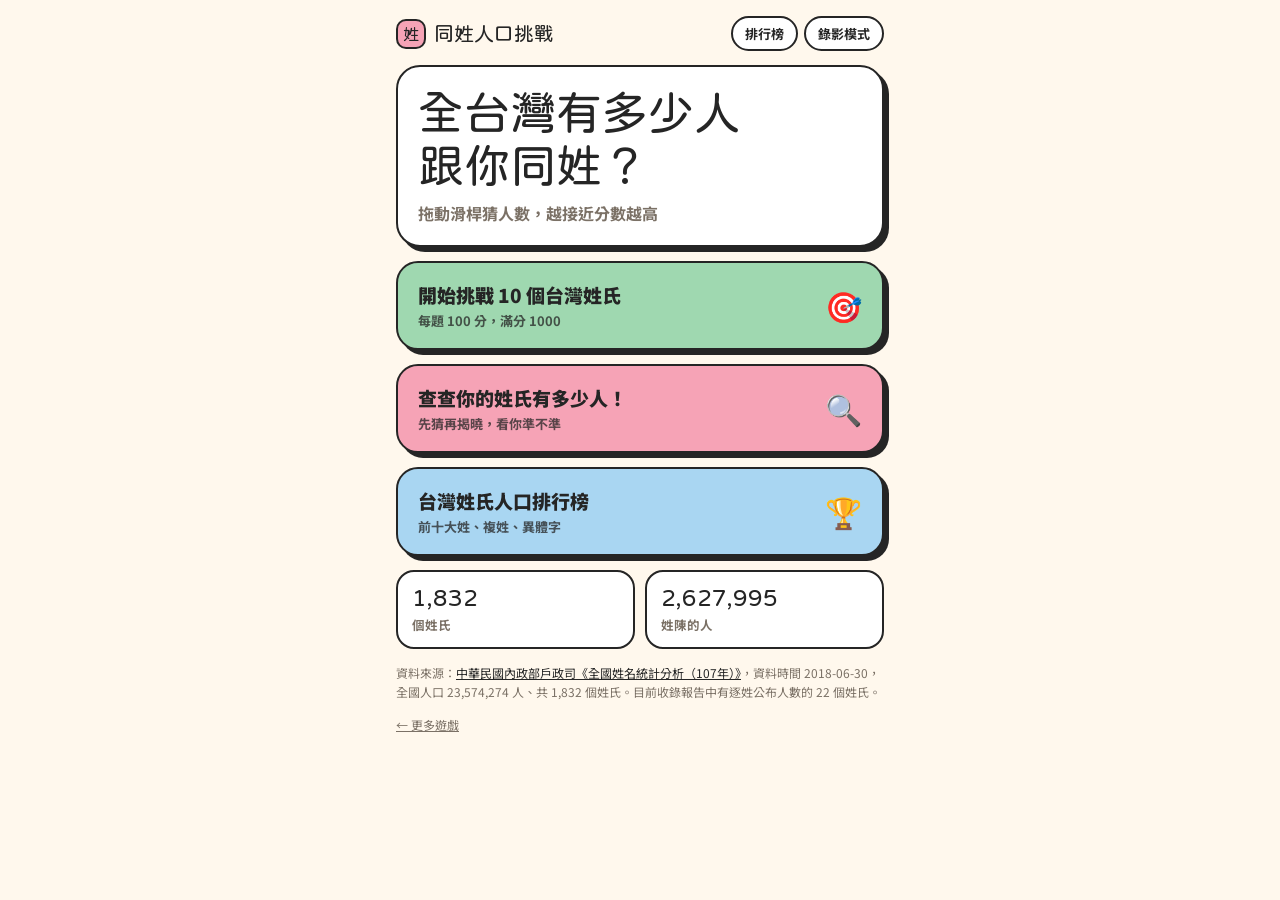
<file: games/surname_game/index.html>
<!doctype html>
<html lang="zh-Hant-TW">
<head>
<meta charset="utf-8">
<meta name="viewport" content="width=device-width, initial-scale=1, viewport-fit=cover">
<title>全台灣有多少人跟你同姓？</title>
<meta name="description" content="拖動滑桿猜猜看，全台灣姓陳、姓歐陽、姓張簡的各有多少人？資料來自內政部全國姓名統計分析。">
<meta property="og:title" content="全台灣有多少人跟你同姓？">
<meta property="og:description" content="拖動滑桿猜姓氏人口，10 題挑戰 1000 分！">
<meta name="theme-color" content="#FFF8ED">
<link rel="icon" href="data:image/svg+xml,<svg xmlns=%22http://www.w3.org/2000/svg%22 viewBox=%220 0 100 100%22><text y=%22.9em%22 font-size=%2290%22>%F0%9F%8E%AE</text></svg>">
<link rel="preconnect" href="https://fonts.googleapis.com">
<link rel="preconnect" href="https://fonts.gstatic.com" crossorigin>
<link rel="stylesheet" href="https://fonts.googleapis.com/css2?family=Huninn&family=Noto+Sans+TC:wght@500;700;900&display=swap">
<script async src="https://www.googletagmanager.com/gtag/js?id=G-C77ELCKPVB"></script>
<script>window.dataLayer=window.dataLayer||[];function gtag(){dataLayer.push(arguments);}gtag('js',new Date());gtag('config','G-C77ELCKPVB');</script>
<style>
*,*::before,*::after{box-sizing:border-box}
[hidden]{display:none!important}
:root{
  --cream:#FFF8ED; --mint:#9FD8B0; --pink:#F6A3B6; --blue:#A9D6F2; --ink:#252525; --soft:#7b7166; --line:#eadfcf;
  --page:#FFF8ED; --card:#ffffff; --accent:#F6A3B6; --ok:#2f9e6b; --bad:#e5484d; --gold:#f2b233;
  --round:'Huninn','Noto Sans TC','PingFang TC','Microsoft JhengHei',sans-serif;
  --sans:'Noto Sans TC','PingFang TC','Microsoft JhengHei',system-ui,sans-serif;
  color-scheme:light;
}
html,body{height:100%}
body{margin:0; background:var(--page); color:var(--ink); font-family:var(--sans); -webkit-tap-highlight-color:transparent}
button,input{font:inherit; color:inherit}
button{cursor:pointer}
a{color:inherit}
:focus-visible{outline:3px solid var(--ink); outline-offset:3px}

.app{max-width:520px; min-height:100%; margin:0 auto; padding:16px 16px 28px; display:flex; flex-direction:column; gap:14px}
.top{display:flex; align-items:center; justify-content:space-between; gap:10px}
.brand{font-family:var(--round); font-size:20px; text-decoration:none; display:flex; align-items:center; gap:8px; background:none; border:0; padding:0}
.brand i{width:30px; height:30px; border-radius:10px; background:var(--pink); display:grid; place-items:center; font-style:normal; font-size:16px; border:2px solid var(--ink)}
.nav{display:flex; gap:6px}
.chipbtn{border:2px solid var(--ink); background:var(--card); border-radius:99px; padding:6px 12px; font-size:13px; font-weight:700}
.chipbtn.on{background:var(--ink); color:var(--cream)}

.card{background:var(--card); border:2.5px solid var(--ink); border-radius:24px; box-shadow:5px 5px 0 var(--ink); padding:20px}
.view{display:flex; flex-direction:column; gap:14px}
h1,h2,h3{margin:0}
.hero h1{font-family:var(--round); font-weight:400; font-size:clamp(34px, 9vw, 46px); line-height:1.15}
.hero p{margin:8px 0 0; color:var(--soft); font-weight:700}
.bigbtn{display:flex; align-items:center; justify-content:space-between; gap:12px; width:100%; text-align:left; border:2.5px solid var(--ink); border-radius:22px;
  padding:18px 20px; box-shadow:5px 5px 0 var(--ink); font-weight:900; font-size:19px; transition:transform .08s, box-shadow .08s}
.bigbtn small{display:block; font-weight:700; font-size:13px; opacity:.75; margin-top:3px}
.bigbtn:active{transform:translate(4px,4px); box-shadow:1px 1px 0 var(--ink)}
.bigbtn .em{font-size:30px}
.b-mint{background:var(--mint)} .b-pink{background:var(--pink)} .b-blue{background:var(--blue)} .b-cream{background:var(--card)}
.facts{display:grid; grid-template-columns:1fr 1fr; gap:10px}
.fact{background:var(--card); border:2px solid var(--ink); border-radius:18px; padding:12px 14px}
.fact b{display:block; font-family:var(--round); font-weight:400; font-size:24px}
.fact span{font-size:12.5px; color:var(--soft); font-weight:700}
.src{font-size:12px; color:var(--soft); line-height:1.6}
.src a{color:var(--ink)}

/* 遊戲畫面 */
.play{display:flex; flex-direction:column; gap:14px}
.phead{display:flex; justify-content:space-between; align-items:center}
.pill{background:var(--ink); color:var(--cream); border-radius:99px; padding:6px 14px; font-weight:900; font-variant-numeric:tabular-nums}
.pts{font-weight:900; font-variant-numeric:tabular-nums}
.qcard{text-align:center; background:var(--blue)}
.qcard .lbl{font-weight:700; color:#2c4a5e}
.qname{font-family:var(--round); font-size:clamp(64px, 22vw, 108px); line-height:1.05; margin:6px 0}
.qnote{font-size:13px; font-weight:700; color:#2c4a5e}
.guess{text-align:center}
.guess .lbl{font-weight:700; color:var(--soft)}
.num{font-family:var(--sans); font-weight:900; font-size:clamp(46px, 14vw, 72px); line-height:1.1; font-variant-numeric:tabular-nums; letter-spacing:-.02em}
.num small{font-size:.38em; font-weight:700; margin-left:4px}
.slider{position:relative; height:44px; margin:10px 4px 2px; touch-action:none}
.slider input{width:100%; height:44px; margin:0; -webkit-appearance:none; appearance:none; background:transparent}
.slider input::-webkit-slider-runnable-track{height:16px; border-radius:99px; border:2.5px solid var(--ink); background:linear-gradient(90deg,var(--mint),var(--blue),var(--pink))}
.slider input::-moz-range-track{height:12px; border-radius:99px; border:2.5px solid var(--ink); background:linear-gradient(90deg,var(--mint),var(--blue),var(--pink))}
.slider input::-webkit-slider-thumb{-webkit-appearance:none; width:38px; height:38px; margin-top:-13px; border-radius:50%; background:var(--card); border:3px solid var(--ink); box-shadow:3px 3px 0 var(--ink)}
.slider input::-moz-range-thumb{width:32px; height:32px; border-radius:50%; background:var(--card); border:3px solid var(--ink)}
.ticks{display:flex; justify-content:space-between; font-size:11px; font-weight:700; color:var(--soft); padding:0 6px}
.adj{display:grid; grid-template-columns:56px 1fr 56px; gap:10px; align-items:center; margin-top:12px}
.adj button{height:50px; border:2.5px solid var(--ink); border-radius:16px; background:var(--card); font-size:26px; font-weight:900; box-shadow:3px 3px 0 var(--ink)}
.adj button:active{transform:translate(2px,2px); box-shadow:1px 1px 0 var(--ink)}
.adj input{height:50px; width:100%; min-width:0; text-align:center; border:2.5px solid var(--ink); border-radius:16px; background:var(--cream); font-weight:900; font-size:20px; font-variant-numeric:tabular-nums}
.go{width:100%; border:2.5px solid var(--ink); border-radius:99px; background:var(--ink); color:var(--cream); padding:16px; font-weight:900; font-size:20px; letter-spacing:.06em}
.go:active{transform:scale(.98)}
.go.alt{background:var(--card); color:var(--ink)}

/* 揭曉 */
.reveal{text-align:center; display:flex; flex-direction:column; gap:10px; position:relative; overflow:hidden}
.reveal.in{animation:rev .5s cubic-bezier(.2,1.4,.4,1)}
@keyframes rev{0%{transform:scale(.85); opacity:0}100%{transform:none; opacity:1}}
.rgrid{display:grid; grid-template-columns:1fr 1fr; gap:10px}
.rbox{border:2px solid var(--ink); border-radius:16px; padding:10px; background:var(--cream)}
.rbox span{display:block; font-size:12.5px; font-weight:700; color:var(--soft)}
.rbox b{font-weight:900; font-size:22px; font-variant-numeric:tabular-nums}
.rbox.answer{grid-column:1 / -1; background:var(--mint)}
.rbox.answer b{font-size:clamp(38px, 11vw, 56px)}
.gain{font-family:var(--round); font-size:44px; line-height:1}
.gain small{font-size:16px; font-family:var(--sans); font-weight:700}
.quip{font-weight:900; font-size:18px}
.bar{height:14px; border-radius:99px; border:2px solid var(--ink); overflow:hidden; background:var(--cream)}
.bar i{display:block; height:100%; width:0; background:var(--gold); transition:width .8s ease-out}
.confetti{position:absolute; inset:0; pointer-events:none}
.confetti i{position:absolute; top:-12px; width:9px; height:14px; border-radius:2px; animation:fall 1.1s ease-in forwards}
@keyframes fall{to{transform:translateY(520px) rotate(540deg); opacity:0}}

/* 搜尋與排行榜 */
.search{display:flex; gap:8px}
.search input{flex:1; min-width:0; height:52px; border:2.5px solid var(--ink); border-radius:16px; padding:0 16px; font-size:20px; font-weight:700; background:var(--card)}
.search button{border:2.5px solid var(--ink); border-radius:16px; background:var(--pink); font-weight:900; padding:0 18px}
.sugg{display:flex; flex-wrap:wrap; gap:8px}
.sugg button{border:2px solid var(--ink); background:var(--card); border-radius:99px; padding:7px 14px; font-weight:900; font-size:16px}
.msg{font-weight:700; color:var(--bad); min-height:1.4em}
.tabs{display:flex; flex-wrap:wrap; gap:6px}
.list{display:flex; flex-direction:column; gap:8px}
.row{display:grid; grid-template-columns:44px 1fr auto; align-items:center; gap:10px; width:100%; text-align:left; border:2px solid var(--ink); border-radius:16px; background:var(--card); padding:10px 12px}
.row .rk{width:36px; height:36px; border-radius:50%; display:grid; place-items:center; background:var(--cream); border:2px solid var(--ink); font-weight:900; font-size:13px}
.row .nm{font-family:var(--round); font-size:24px}
.row .nm small{font-family:var(--sans); font-size:12px; font-weight:700; color:var(--soft); margin-left:6px}
.row .ct{font-weight:900; font-variant-numeric:tabular-nums}
.row .barw{grid-column:2 / -1; height:6px; border-radius:99px; background:var(--cream); overflow:hidden}
.row .barw i{display:block; height:100%; background:var(--blue)}
.pair{display:grid; grid-template-columns:1fr auto 1fr; align-items:center; gap:8px; text-align:center}
.pair b{font-family:var(--round); font-weight:400; font-size:34px; display:block}
.pair span{font-weight:900; font-variant-numeric:tabular-nums}
.pair .vs{font-weight:900; color:var(--soft)}
.section-t{font-family:var(--round); font-size:22px}
.note{font-size:13px; color:var(--soft); font-weight:700; line-height:1.6}

/* 結算 */
.final{text-align:center; background:var(--pink)}
.final .big{font-family:var(--sans); font-weight:900; font-size:clamp(60px, 18vw, 88px); line-height:1; font-variant-numeric:tabular-nums}
.final .big small{font-size:.35em}
.title{display:inline-block; background:var(--ink); color:var(--cream); font-family:var(--round); font-size:24px; border-radius:14px; padding:6px 16px; margin-top:8px}
.btns{display:grid; grid-template-columns:1fr 1fr; gap:10px}
.btns .go{font-size:16px; padding:14px}
.recap{display:flex; flex-direction:column; gap:6px}
.recap div{display:grid; grid-template-columns:1fr auto auto; gap:10px; font-weight:700; border-bottom:2px dashed var(--line); padding:6px 2px; font-variant-numeric:tabular-nums}
.recap b{font-family:var(--round); font-weight:400; font-size:18px}

/* 錄影工具 */
.recbar{display:flex; flex-wrap:wrap; gap:6px; align-items:center; justify-content:center}
.recpanel textarea{width:100%; min-height:70px; border:2px solid var(--ink); border-radius:14px; padding:10px; font-size:16px; font-family:var(--sans); background:var(--cream)}
.sheet{position:fixed; inset:0; z-index:40; background:rgba(37,37,37,.6); display:grid; place-items:center; padding:16px}
.sheet .box{width:min(380px,100%); display:grid; gap:10px; text-align:center; background:var(--card); border:2.5px solid var(--ink); border-radius:22px; padding:16px}
.sheet img{width:100%; border-radius:14px; border:2px solid var(--ink)}
.toast{position:fixed; left:50%; top:16px; transform:translateX(-50%); z-index:60; background:var(--ink); color:var(--cream); padding:9px 16px; border-radius:99px; font-size:14px; font-weight:700; opacity:0; pointer-events:none; transition:opacity .25s}
.toast.show{opacity:1}

/* 錄影模式：9:16、字放大、藏導覽（字級跟著畫面欄位大小走） */
body.rec{overflow:hidden}
body.rec .app{max-width:none; width:min(100vw, calc(100vh * 9 / 16)); height:100vh; padding:10vh 5% 17vh; justify-content:center; gap:2vh; container-type:size}
body.rec .top, body.rec .hide-rec, body.rec .recbar{display:none}
body.rec .card{padding:2.2cqh 5cqw; border-radius:4cqw}
body.rec .pill{font-size:2.4cqh}
body.rec .pts{font-size:2.6cqh}
body.rec .qname{font-size:min(11cqh, 30cqw); margin:.6cqh 0}
body.rec .qcard .lbl, body.rec .guess .lbl, body.rec .qnote{font-size:2.4cqh}
body.rec .num{font-size:min(8cqh, 15cqw)}
body.rec .slider{height:6cqh; margin-top:1.5cqh} body.rec .slider input{height:6cqh}
body.rec .slider input::-webkit-slider-thumb{width:5cqh; height:5cqh; margin-top:-2cqh}
body.rec .ticks{font-size:1.6cqh}
body.rec .adj{grid-template-columns:7cqh 1fr 7cqh; margin-top:1.5cqh}
body.rec .adj button, body.rec .adj input{height:6cqh; font-size:2.8cqh}
body.rec .go{font-size:3cqh; padding:1.8cqh}
body.rec .rbox span{font-size:1.9cqh}
body.rec .rbox b{font-size:3.2cqh}
body.rec .rbox.answer b{font-size:min(8cqh, 15cqw)}
body.rec .gain{font-size:6cqh}
body.rec .quip{font-size:2.8cqh}
body.rec .exit-rec{display:block!important}
.exit-rec{display:none; position:fixed; right:10px; top:10px; z-index:30; opacity:.15; border:0; background:var(--ink); color:var(--cream); border-radius:99px; padding:6px 10px; font-size:12px}
.exit-rec:hover{opacity:1}
@media (prefers-reduced-motion:reduce){*{animation:none!important; transition:none!important}}
</style>
</head>
<body>
<div class="app" id="app">
  <div class="top">
    <button class="brand" data-go="home"><i>姓</i>同姓人口挑戰</button>
    <div class="nav"><button class="chipbtn" data-go="rank">排行榜</button><button class="chipbtn" id="recToggle">錄影模式</button></div>
  </div>

  <!-- 首頁 -->
  <section class="view" id="v-home">
    <div class="card hero">
      <h1>全台灣有多少人<br>跟你同姓？</h1>
      <p>拖動滑桿猜人數，越接近分數越高</p>
    </div>
    <button class="bigbtn b-mint" data-go="challenge"><span>開始挑戰 10 個台灣姓氏<small>每題 100 分，滿分 1000</small></span><span class="em">🎯</span></button>
    <button class="bigbtn b-pink" data-go="lookup"><span>查查你的姓氏有多少人！<small>先猜再揭曉，看你準不準</small></span><span class="em">🔍</span></button>
    <button class="bigbtn b-blue" data-go="rank"><span>台灣姓氏人口排行榜<small>前十大姓、複姓、異體字</small></span><span class="em">🏆</span></button>
    <div class="facts" id="homeFacts"></div>
    <div class="src hide-rec" id="srcNote"></div>
    <div class="src hide-rec"><a id="moreGames" href="../" style="color:inherit">← 更多遊戲</a></div>
  </section>

  <!-- 猜測畫面（10 題挑戰與查姓氏共用） -->
  <section class="view" id="v-play" hidden>
    <div class="phead"><div class="pill" id="pProg">1 / 10</div><div class="pts" id="pPts">0 分</div></div>
    <div class="card qcard"><div class="lbl" id="qLbl">全台灣姓</div><div class="qname" id="qName">陳</div><div class="qnote" id="qNote"></div><div class="lbl" id="qTail">的人有多少？</div></div>
    <div class="card guess" id="guessCard">
      <div class="lbl">你猜</div>
      <div class="num" id="gNum">10,000<small>人</small></div>
      <div class="slider"><input type="range" id="gRange" min="0" max="1000" step="1" aria-label="猜測人數"></div>
      <div class="ticks"><span>1</span><span>100</span><span>1萬</span><span>100萬</span><span>500萬</span></div>
      <div class="adj"><button id="gMinus" aria-label="減少">−</button><input id="gInput" inputmode="numeric" aria-label="直接輸入人數"><button id="gPlus" aria-label="增加">＋</button></div>
    </div>
    <div class="card reveal" id="revealCard" hidden></div>
    <button class="go" id="pGo">確認答案</button>
    <div class="recbar hide-rec" id="playTools"><button class="chipbtn" id="redoBtn">重猜這題</button><button class="chipbtn" id="quitBtn">回首頁</button></div>
  </section>

  <!-- 查姓氏 -->
  <section class="view" id="v-lookup" hidden>
    <div class="card"><h2 class="section-t">輸入你的姓氏</h2>
      <p class="note">先猜再揭曉。複姓請輸入完整姓氏，例如「歐陽」「張簡」。</p>
      <div class="search"><input id="lkInput" list="lkList" placeholder="例如：歐陽" maxlength="4" autocomplete="off"><button id="lkGo">開始猜</button></div>
      <datalist id="lkList"></datalist>
      <div class="msg" id="lkMsg"></div>
      <div class="sugg" id="lkSugg"></div>
    </div>
    <div class="src" id="lkNote"></div>
  </section>

  <!-- 排行榜 -->
  <section class="view" id="v-rank" hidden>
    <div class="card"><h2 class="section-t">台灣姓氏人口排行榜</h2>
      <div class="search" style="margin-top:10px"><input id="rkInput" placeholder="搜尋姓氏" maxlength="4" autocomplete="off"></div>
      <div class="tabs" style="margin-top:10px" id="rkTabs"></div>
    </div>
    <div class="list" id="rkList"></div>
    <div class="card" id="rkVariants"></div>
    <div class="src" id="rkNote"></div>
  </section>

  <!-- 10 題結算 -->
  <section class="view" id="v-final" hidden>
    <div class="card final">
      <div style="font-weight:900">台灣姓氏人口挑戰</div>
      <div class="big" id="fScore">0<small> / 1000</small></div>
      <div class="title" id="fTitle"></div>
      <div style="font-weight:700; margin-top:8px" id="fLine"></div>
    </div>
    <div class="card recap" id="fRecap"></div>
    <div class="btns hide-rec"><button class="go" id="fShare">分享結果</button><button class="go alt" id="fImg">存成績圖</button><button class="go alt" id="fAgain">再挑戰一次</button><button class="go alt" data-go="lookup">查我的姓氏</button></div>
  </section>

  <!-- 錄影設定 -->
  <section class="view" id="v-recset" hidden>
    <div class="card recpanel"><h2 class="section-t">錄影用：自己指定 10 個姓氏</h2>
      <p class="note">用逗號或空白隔開，照你打的順序出題。只能用資料庫裡有的姓氏。</p>
      <textarea id="recList"></textarea>
      <div class="msg" id="recMsg"></div>
      <div class="btns"><button class="go" id="recStart">照這個順序開始</button><button class="go alt" id="recRandom">用隨機題目</button></div>
      <p class="note" style="margin-top:10px">快捷鍵：Enter 確認答案 · 空白鍵／→ 下一題 · ↑↓ 微調 · R 錄影模式 · Esc 離開錄影模式。錄影模式下答案一定要按確認才會出現。</p>
    </div>
  </section>
</div>
<button class="exit-rec" id="exitRec">離開錄影模式</button>
<div class="sheet" id="sheet" hidden><div class="box"><img id="sheetImg" alt="成績圖"><div class="btns"><button class="go" id="sheetShare">分享</button><a class="go alt" id="sheetDl" download="surname-score.png" href="#" style="text-decoration:none">下載</a></div><button class="go alt" id="sheetClose">關閉</button></div></div>
<div class="toast" id="toast"></div>

<script>window.EMBEDDED_SURNAMES = {"source": {"title": "全國姓名統計分析（107年）", "publisher": "中華民國內政部戶政司", "data_date": "2018-06-30", "published": "2018-10", "url": "https://www.ris.gov.tw/documents/data/5/2/107namestat.pdf", "index_url": "https://www.ris.gov.tw/documents/html/5/2/popudata-quart-pub.html", "tables_used": ["表三 全國前十大姓人口數及百分比", "表五 全國前五大複姓人口數及百分比", "同一姓氏不同字體（統計表五十七，報告內文所列人數）"], "total_population": 23574274, "total_surnames": 1832, "compound_surnames": 110, "note": "本檔只收錄 107 年報告中『有逐姓公布人數』的 22 筆；其餘約 1,810 個姓氏在這份報告摘要中沒有逐姓人數，因此沒有收錄，也沒有自行推估。異體字（如 溫/温）依官方方式分開統計。排名只在官方有排名時才填。"}, "surnames": [{"name": "陳", "count": 2627995, "rank": 1, "tags": ["top10"]}, {"name": "林", "count": 1960443, "rank": 2, "tags": ["top10"]}, {"name": "黃", "count": 1426788, "rank": 3, "tags": ["top10"], "variant_of": null}, {"name": "張", "count": 1242595, "rank": 4, "tags": ["top10"]}, {"name": "李", "count": 1208829, "rank": 5, "tags": ["top10"]}, {"name": "王", "count": 967622, "rank": 6, "tags": ["top10"]}, {"name": "吳", "count": 952464, "rank": 7, "tags": ["top10"]}, {"name": "劉", "count": 743179, "rank": 8, "tags": ["top10"]}, {"name": "蔡", "count": 686717, "rank": 9, "tags": ["top10"]}, {"name": "楊", "count": 626244, "rank": 10, "tags": ["top10"]}, {"name": "高", "count": 181471, "rank": null, "tags": ["variant"], "note": "另一種寫法「髙」分開統計"}, {"name": "温", "count": 42016, "rank": null, "tags": ["variant"], "note": "跟「溫」是同一個姓，分開統計"}, {"name": "黄", "count": 35905, "rank": null, "tags": ["variant"], "note": "「黃」的另一種寫法，分開統計"}, {"name": "溫", "count": 14097, "rank": null, "tags": ["variant"], "note": "跟「温」是同一個姓，分開統計"}, {"name": "張簡", "count": 9059, "rank": null, "compound_rank": 1, "tags": ["compound"]}, {"name": "歐陽", "count": 7860, "rank": null, "compound_rank": 2, "tags": ["compound"]}, {"name": "范姜", "count": 4300, "rank": null, "compound_rank": 3, "tags": ["compound"]}, {"name": "龎", "count": 2270, "rank": null, "tags": ["variant"], "note": "跟「龐」是同一個姓，分開統計"}, {"name": "龐", "count": 1173, "rank": null, "tags": ["variant"], "note": "跟「龎」是同一個姓，分開統計"}, {"name": "髙", "count": 1050, "rank": null, "tags": ["variant"], "note": "「高」的另一種寫法，分開統計"}, {"name": "周黃", "count": 590, "rank": null, "compound_rank": 4, "tags": ["compound"]}, {"name": "江謝", "count": 523, "rank": null, "compound_rank": 5, "tags": ["compound"]}]};</script>
<script>
/* ============ 設定 ============ */
const DATA_URL = 'data/surnames.json';     // 相對路徑，放在 GitHub Pages 子資料夾也能用
const IG_URL = 'https://www.instagram.com/whatistruthqq/';
const IG_HANDLE = '@whatistruthqq';
const MAXV = 5000000;                       // 滑桿上限
const L = Math.log10(MAXV);

/* ============ 工具 ============ */
const $ = id => document.getElementById(id);
const fmt = n => Math.round(n).toLocaleString('en-US');
const esc = s => String(s ?? '').replace(/[&<>"]/g, c => ({'&':'&amp;','<':'&lt;','>':'&gt;','"':'&quot;'}[c]));
const shuffle = a => { for(let i = a.length - 1; i > 0; i--){ const j = Math.random() * (i + 1) | 0; [a[i], a[j]] = [a[j], a[i]]; } return a; };
function track(n, p){ try{ if(typeof gtag === 'function') gtag('event', n, Object.assign({quiz:'surname'}, p || {})); }catch(e){} }
let tt; function toast(m){ const el = $('toast'); el.textContent = m; el.classList.add('show'); clearTimeout(tt); tt = setTimeout(() => el.classList.remove('show'), 2200); }

/* 滑桿：對數映射。位置 0~1000 → 人數 1~500 萬 */
function posToVal(p){ return nice(Math.pow(10, p / 1000 * L)); }
function valToPos(v){ return Math.round(Math.log10(Math.max(1, v)) / L * 1000); }
function nice(v){ v = Math.max(1, Math.min(MAXV, v)); if(v < 100) return Math.round(v); const m = Math.pow(10, Math.floor(Math.log10(v)) - 2); return Math.round(v / m) * m; }
function stepOf(v){ return v < 10 ? 1 : Math.pow(10, Math.floor(Math.log10(v)) - 1); }

/* 計分：看「差了幾倍」。猜中 100 分，差 10 倍 50 分，差 100 倍以上 0 分 */
function scoreOf(g, a){ const d = Math.abs(Math.log10(Math.max(1, g) / Math.max(1, a))); return Math.max(0, Math.round(100 * (1 - d / 2))); }
function quipOf(s){ return s >= 95 ? '神準！你是戶政事務所派來的嗎？' : s >= 80 ? '超接近，很有感覺！' : s >= 60 ? '有抓到大概的規模' : s >= 35 ? '差了好幾倍，再接再厲' : '完全不同世界的數字 😂'; }
const TITLES = [[900,'人口普查之神'],[750,'戶政達人'],[550,'姓氏觀察家'],[350,'路過的鄉民'],[0,'姓氏小白']];
const titleOf = s => TITLES.find(([t]) => s >= t)[1];

/* ============ 資料 ============ */
let D = null, BY = {};
async function loadData(){
  if(window.EMBEDDED_SURNAMES) return window.EMBEDDED_SURNAMES;
  const r = await fetch(DATA_URL, {cache:'no-cache'}); if(!r.ok) throw new Error(r.status); return r.json();
}
const PAIRS = [['溫','温'],['高','髙'],['黃','黄'],['龐','龎']];   // 同一個姓的不同寫法（官方分開統計）
function tier(s){ return s.count >= 500000 ? 0 : s.count >= 10000 ? 1 : s.count >= 3000 ? 2 : 3; }
function pctOf(s){ return s.count / D.source.total_population * 100; }

/* ============ 畫面切換 ============ */
const VIEWS = ['home','play','lookup','rank','final','recset'];
function show(v){ VIEWS.forEach(x => $('v-' + x).hidden = x !== v); window.scrollTo(0, 0); }
document.addEventListener('click', e => { const b = e.target.closest('[data-go]'); if(!b) return; const g = b.dataset.go;
  if(g === 'home') show('home'); if(g === 'rank'){ renderRank(); show('rank'); } if(g === 'lookup'){ openLookup(); } if(g === 'challenge'){ startChallenge(); } });

/* ============ 猜測流程 ============ */
let mode = 'challenge', deck = [], qi = 0, total = 0, results = [], val = 10000, revealed = false;
function pickDeck(){
  const t = [[],[],[],[]]; D.surnames.forEach(s => t[tier(s)].push(s)); t.forEach(shuffle);
  const want = [3,3,2,2], out = [];
  want.forEach((n, i) => { for(let k = 0; k < n; k++){ const s = t[i].shift() || [2,1,3,0].map(j => t[j].shift()).find(Boolean); if(s) out.push(s); } });
  return out;
}
function startChallenge(list){ mode = 'challenge'; deck = list || pickDeck(); qi = 0; total = 0; results = []; track('quiz_start', {custom: !!list}); openQ(); }
function startLookup(s){ mode = 'lookup'; deck = [s]; qi = 0; total = 0; results = []; track('lookup_start'); openQ(); }
function setVal(v, fromRange){ val = Math.max(1, Math.min(MAXV, Math.round(v))); $('gNum').innerHTML = `${fmt(val)}<small>人</small>`;
  if(!fromRange) $('gRange').value = valToPos(val); if(document.activeElement !== $('gInput')) $('gInput').value = fmt(val); }
function openQ(){
  const s = deck[qi]; revealed = false; show('play');
  $('pProg').textContent = mode === 'lookup' ? '你的姓氏' : `${qi + 1} / ${deck.length}`;
  $('pPts').textContent = mode === 'lookup' ? '' : `${total} 分`;
  $('qLbl').textContent = mode === 'lookup' ? '你覺得全台灣' : '全台灣姓';
  $('qName').textContent = s.name;
  $('qNote').textContent = s.note ? `（${s.note}）` : '';
  $('qTail').textContent = mode === 'lookup' ? '有多少人跟你同姓？' : '的人有多少？';
  $('revealCard').hidden = true; $('guessCard').hidden = false;
  $('pGo').textContent = '確認答案';
  setVal(10000);
}
function reveal(){
  if(revealed) return; revealed = true;
  const s = deck[qi], g = val, a = s.count, sc = scoreOf(g, a), err = Math.abs(g - a) / a * 100;
  if(mode === 'challenge'){ total += sc; results.push({name: s.name, g, a, sc}); }
  track('question_answered', {surname: s.name, guess: g, score: sc, mode});
  const extra = mode === 'lookup'
    ? `<div class="rgrid">${s.rank ? `<div class="rbox"><span>全國排名</span><b>第 ${s.rank} 名</b></div>` : s.compound_rank ? `<div class="rbox"><span>複姓排名</span><b>第 ${s.compound_rank} 名</b></div>` : ''}
       <div class="rbox"><span>佔全台人口</span><b>${pctOf(s) >= .01 ? pctOf(s).toFixed(2) : pctOf(s).toFixed(4)}%</b></div></div>` : '';
  $('revealCard').innerHTML = `<div class="confetti" id="conf"></div>
    <div class="rgrid"><div class="rbox answer"><span>正確答案</span><b id="ansNum">0</b><span>人</span></div>
      <div class="rbox"><span>你猜</span><b>${fmt(g)}</b></div><div class="rbox"><span>誤差</span><b>${err >= 1000 ? fmt(err) : err.toFixed(1)}%</b></div></div>
    ${extra}
    ${mode === 'challenge' ? `<div class="gain">+<span id="gainNum">0</span><small> 分</small></div><div class="bar"><i id="gainBar"></i></div>` : ''}
    <div class="quip">${quipOf(sc)}</div>`;
  $('revealCard').hidden = false; $('guessCard').hidden = true; $('revealCard').classList.remove('in'); void $('revealCard').offsetWidth; $('revealCard').classList.add('in');
  countUp($('ansNum'), a, 900);
  if($('gainNum')){ countUp($('gainNum'), sc, 700); requestAnimationFrame(() => $('gainBar').style.width = sc + '%'); }
  if(sc >= 80) confetti();
  $('pPts').textContent = mode === 'lookup' ? '' : `${total} 分`;
  $('pGo').textContent = mode === 'lookup' ? '換一個姓氏猜猜看' : qi === deck.length - 1 ? '看總分 →' : '下一題 →';
  if(mode === 'lookup') showLookupButtons();
}
function showLookupButtons(){
  const box = document.createElement('div'); box.className = 'btns hide-rec';
  box.innerHTML = '<button class="go alt" id="lkShare">分享結果</button><button class="go alt" data-go="challenge">挑戰 10 題模式</button>';
  $('revealCard').appendChild(box);
  $('lkShare').onclick = () => { const s = deck[0];
    shareText(`我猜全台灣有 ${fmt(val)} 人跟我同姓，誤差 ${(Math.abs(val - s.count) / s.count * 100).toFixed(0)}%！你猜得到你的姓有多少人嗎？`); };
}
function next(){
  if(!revealed){ reveal(); return; }
  if(mode === 'lookup'){ openLookup(); return; }
  if(qi < deck.length - 1){ qi++; openQ(); } else finish();
}
function countUp(el, to, ms){ const t0 = performance.now(); const f = t => { const k = Math.min(1, (t - t0) / ms), e = 1 - Math.pow(1 - k, 3); el.textContent = fmt(to * e); if(k < 1) requestAnimationFrame(f); }; requestAnimationFrame(f); }
function confetti(){ const c = $('conf'); if(!c) return; const cols = ['#9FD8B0','#F6A3B6','#A9D6F2','#f2b233'];
  c.innerHTML = Array.from({length: 28}, (_, i) => `<i style="left:${Math.random() * 100}%; background:${cols[i % 4]}; animation-delay:${Math.random() * .3}s"></i>`).join(''); }

$('gRange').addEventListener('input', e => setVal(posToVal(+e.target.value), true));
$('moreGames').addEventListener('click', () => track('more_games_click'));
$('gMinus').onclick = () => { if(!revealed) setVal(val - stepOf(val - 1)); };
$('gPlus').onclick = () => { if(!revealed) setVal(val + stepOf(val)); };
$('gInput').addEventListener('input', e => { const n = parseInt(e.target.value.replace(/[^\d]/g, ''), 10); if(n > 0) setVal(n); });
$('gInput').addEventListener('blur', () => { $('gInput').value = fmt(val); });
$('gInput').addEventListener('keydown', e => { if(e.key === 'Enter'){ e.preventDefault(); $('gInput').blur(); next(); } });
$('pGo').onclick = next;
$('redoBtn').onclick = () => { if(mode === 'challenge' && revealed){ const r = results.pop(); if(r) total -= r.sc; } openQ(); };
$('quitBtn').onclick = () => show('home');

/* ============ 結算 ============ */
function finish(){
  show('final'); const t = titleOf(total);
  $('fScore').innerHTML = `0<small> / ${deck.length * 100}</small>`; countUp({set textContent(v){ $('fScore').innerHTML = `${v}<small> / ${deck.length * 100}</small>`; }}, total, 1000);
  $('fTitle').textContent = t; $('fLine').textContent = '你能超越我嗎？';
  $('fRecap').innerHTML = '<div style="border:0"><span>姓氏</span><span>你猜／答案</span><span>分數</span></div>' + results.map(r => `<div><b>${esc(r.name)}</b><span>${fmt(r.g)}／${fmt(r.a)}</span><span>${r.sc}</span></div>`).join('');
  track('quiz_complete', {score: total, title: t});
}
function shareText(text){
  const u = new URL(location.href); u.search = ''; u.hash = '';
  const full = `${text}\n${u}\n${IG_HANDLE}`; track('share_click');
  (async () => { try{ if(navigator.share){ await navigator.share({text: full}); return; } }catch(e){ if(e && e.name === 'AbortError') return; }
    try{ await navigator.clipboard.writeText(full); toast('已複製，貼給朋友吧！'); }catch(e){ toast('複製失敗，請截圖分享'); } })();
}
$('fShare').onclick = () => shareText(`我在「台灣姓氏人口挑戰」拿到 ${total} / ${deck.length * 100} 分，是「${titleOf(total)}」！你能超越我嗎？`);
$('fAgain').onclick = () => startChallenge();

/* 成績圖：1080×1920，只放分數，不放玩家輸入的資料 */
let imgBlob = null;
$('fImg').onclick = async () => {
  try{ await document.fonts.ready; }catch(e){}
  const W = 1080, H = 1920, c = document.createElement('canvas'); c.width = W; c.height = H; const g = c.getContext('2d');
  const R = "'Huninn','Noto Sans TC',sans-serif", S = "'Noto Sans TC',sans-serif";
  const rr = (x, y, w, h, r) => { g.beginPath(); g.moveTo(x + r, y); g.arcTo(x + w, y, x + w, y + h, r); g.arcTo(x + w, y + h, x, y + h, r); g.arcTo(x, y + h, x, y, r); g.arcTo(x, y, x + w, y, r); g.closePath(); };
  g.fillStyle = '#FFF8ED'; g.fillRect(0, 0, W, H);
  [['#9FD8B0', 120, 260, 180], ['#A9D6F2', 960, 380, 140], ['#F6A3B6', 900, 1700, 200], ['#f2b233', 160, 1600, 90]].forEach(([col, x, y, r]) => { g.fillStyle = col; g.beginPath(); g.arc(x, y, r, 0, 7); g.fill(); });
  g.fillStyle = '#252525'; rr(98, 488, 900, 980, 60); g.fill();
  g.fillStyle = '#F6A3B6'; rr(90, 480, 900, 980, 60); g.fill(); g.lineWidth = 8; g.strokeStyle = '#252525'; g.stroke();
  g.textAlign = 'center'; g.fillStyle = '#252525';
  g.font = `900 60px ${S}`; g.fillText('台灣姓氏人口挑戰', W / 2, 640);
  g.font = `900 300px ${S}`; g.fillText(String(total), W / 2, 960);
  g.font = `700 70px ${S}`; g.fillText(`/ ${deck.length * 100} 分`, W / 2, 1060);
  g.font = `400 84px ${R}`; const tw = g.measureText(titleOf(total)).width + 90;
  g.fillStyle = '#252525'; rr(W / 2 - tw / 2, 1130, tw, 130, 30); g.fill();
  g.fillStyle = '#FFF8ED'; g.fillText(titleOf(total), W / 2, 1222);
  g.fillStyle = '#252525'; g.font = `900 56px ${S}`; g.fillText('你能超越我嗎？', W / 2, 1370);
  g.font = `700 44px ${S}`; if(location.protocol !== 'file:') g.fillText(location.host + location.pathname.replace(/index\.html$/, ''), W / 2, 1620);
  g.font = `900 48px ${S}`; g.fillText(IG_HANDLE, W / 2, 1700);
  const url = c.toDataURL('image/png'); $('sheetImg').src = url; $('sheetDl').href = url;
  imgBlob = await new Promise(r => c.toBlob(r, 'image/png'));
  $('sheetShare').hidden = !(imgBlob && navigator.canShare && navigator.canShare({files: [new File([imgBlob], 's.png', {type: 'image/png'})]}));
  $('sheet').hidden = false; track('score_card');
};
$('sheetShare').onclick = async () => { try{ await navigator.share({files: [new File([imgBlob], 'surname-score.png', {type: 'image/png'})]}); }catch(e){} };
$('sheetClose').onclick = () => $('sheet').hidden = true;

/* ============ 查自己的姓氏 ============ */
function openLookup(){
  show('lookup'); $('lkMsg').textContent = ''; $('lkInput').value = '';
  $('lkSugg').innerHTML = D.surnames.slice().sort((a, b) => b.count - a.count).slice(0, 10).map(s => `<button data-s="${esc(s.name)}">${esc(s.name)}</button>`).join('')
    + ['歐陽','張簡','范姜'].map(n => `<button data-s="${n}">${n}</button>`).join('');
}
function findSurname(q){ q = (q || '').replace(/\s/g, ''); return BY[q] || null; }    // 完整比對：「歐陽」不會變成「歐」
function goLookup(){
  const q = $('lkInput').value.trim(); if(!q){ $('lkMsg').textContent = '先輸入一個姓氏'; return; }
  const s = findSurname(q);
  if(!s){ $('lkMsg').textContent = `「${q}」的人數這份資料還沒收錄（目前只收錄 ${D.surnames.length} 個有官方逐姓人數的姓氏）`; track('lookup_miss'); return; }
  startLookup(s);
}
$('lkGo').onclick = goLookup;
$('lkInput').addEventListener('keydown', e => { if(e.key === 'Enter') goLookup(); });
$('lkSugg').onclick = e => { const b = e.target.closest('[data-s]'); if(b){ $('lkInput').value = b.dataset.s; goLookup(); } };

/* ============ 排行榜 ============ */
let rkTab = 'all';
const TABS = [['all','全部'],['top10','前 10 大姓'],['compound','複姓'],['variant','異體字'],['rare','1 萬人以下']];
function renderRank(){
  $('rkTabs').innerHTML = TABS.map(([k, t]) => `<button class="chipbtn${k === rkTab ? ' on' : ''}" data-tab="${k}">${t}</button>`).join('');
  const q = $('rkInput').value.trim(), max = D.surnames[0].count;
  let list = D.surnames.slice().sort((a, b) => b.count - a.count);
  if(rkTab === 'top10') list = list.filter(s => s.rank);
  if(rkTab === 'compound') list = list.filter(s => s.tags.includes('compound'));
  if(rkTab === 'variant') list = list.filter(s => PAIRS.flat().includes(s.name));
  if(rkTab === 'rare') list = list.filter(s => s.count < 10000);
  if(q) list = list.filter(s => s.name === q || s.name.includes(q));
  $('rkList').innerHTML = list.length ? list.map(s => `<button class="row" data-s="${esc(s.name)}">
      <span class="rk">${s.rank ? s.rank : s.compound_rank ? '複' + s.compound_rank : '–'}</span>
      <span class="nm">${esc(s.name)}${s.note ? `<small>${esc(s.note)}</small>` : ''}</span><span class="ct">${fmt(s.count)} 人</span>
      <span class="barw"><i style="width:${Math.max(.6, Math.sqrt(s.count / max) * 100)}%"></i></span></button>`).join('')
    : `<div class="card note">找不到「${esc(q)}」。這份資料只收錄 ${D.surnames.length} 個有官方逐姓人數的姓氏。</div>`;
  $('rkVariants').innerHTML = `<h3 class="section-t">你以為很少見，其實很多人</h3>
    <p class="note">同一個姓的不同寫法，官方是分開統計的。猜猜哪個寫法比較多？</p>` +
    PAIRS.map(([a, b]) => { const A = BY[a], B = BY[b]; return `<div class="pair" style="margin-top:10px"><div><b>${a}</b><span>${fmt(A.count)}</span></div><div class="vs">VS</div><div><b>${b}</b><span>${fmt(B.count)}</span></div></div>`; }).join('');
}
$('rkTabs').onclick = e => { const b = e.target.closest('[data-tab]'); if(b){ rkTab = b.dataset.tab; renderRank(); } };
$('rkInput').addEventListener('input', renderRank);
$('rkList').onclick = e => { const b = e.target.closest('[data-s]'); if(b) startLookup(BY[b.dataset.s]); };

/* ============ 錄影模式 ============ */
let rec = false;
function setRec(on){ rec = on; document.body.classList.toggle('rec', on); $('recToggle').classList.toggle('on', on); }
$('recToggle').onclick = () => { $('recList').value = (localStorage.getItem('surname.recList') || ''); show('recset'); };
$('exitRec').onclick = () => setRec(false);
$('recStart').onclick = () => {
  const names = $('recList').value.split(/[\s,，、]+/).filter(Boolean), bad = names.filter(n => !BY[n]);
  if(!names.length){ $('recMsg').textContent = '先輸入姓氏'; return; }
  if(bad.length){ $('recMsg').textContent = `資料庫沒有：${bad.join('、')}`; return; }
  try{ localStorage.setItem('surname.recList', names.join(',')); }catch(e){}
  setRec(true); startChallenge(names.map(n => BY[n]));
};
$('recRandom').onclick = () => { setRec(true); startChallenge(); };

document.addEventListener('keydown', e => {
  if(e.target.tagName === 'TEXTAREA' || (e.target.tagName === 'INPUT' && e.target.type !== 'range')) return;
  const k = e.key, playing = !$('v-play').hidden;
  if(k === 'Escape' && rec){ setRec(false); return; }
  if((k === 'r' || k === 'R') && playing){ setRec(!rec); return; }
  if(!playing) return;
  if(k === 'Enter' || k === ' ' || k === 'ArrowRight'){ e.preventDefault(); next(); }
  else if(k === 'ArrowUp' && !revealed){ e.preventDefault(); setVal(val + stepOf(val)); }
  else if(k === 'ArrowDown' && !revealed){ e.preventDefault(); setVal(val - stepOf(val - 1)); }
});

/* ============ 網址：#rank 直接開排行榜、#lookup 開查姓氏 ============ */
function routeHash(){ if(!D) return; if(location.hash === '#rank'){ renderRank(); show('rank'); } else if(location.hash === '#lookup') openLookup(); }
window.addEventListener('hashchange', routeHash);

/* ============ 啟動 ============ */
loadData().then(d => {
  D = d; D.surnames.sort((a, b) => b.count - a.count); D.surnames.forEach(s => BY[s.name] = s);
  const src = `資料來源：<a href="${D.source.url}" target="_blank" rel="noopener">${D.source.publisher}《${D.source.title}》</a>，資料時間 ${D.source.data_date}，全國人口 ${fmt(D.source.total_population)} 人、共 ${fmt(D.source.total_surnames)} 個姓氏。目前收錄報告中有逐姓公布人數的 ${D.surnames.length} 個姓氏。`;
  $('srcNote').innerHTML = src; $('lkNote').innerHTML = src; $('rkNote').innerHTML = src;
  $('lkList').innerHTML = D.surnames.map(s => `<option value="${esc(s.name)}">`).join('');
  $('homeFacts').innerHTML = `<div class="fact"><b>${fmt(D.source.total_surnames)}</b><span>個姓氏</span></div><div class="fact"><b>${fmt(BY['陳'].count)}</b><span>姓陳的人</span></div>`;
  routeHash();
}).catch(() => { $('srcNote').textContent = '資料載入失敗，請重新整理'; toast('資料載入失敗'); });
</script>
</body>
</html>
</file>
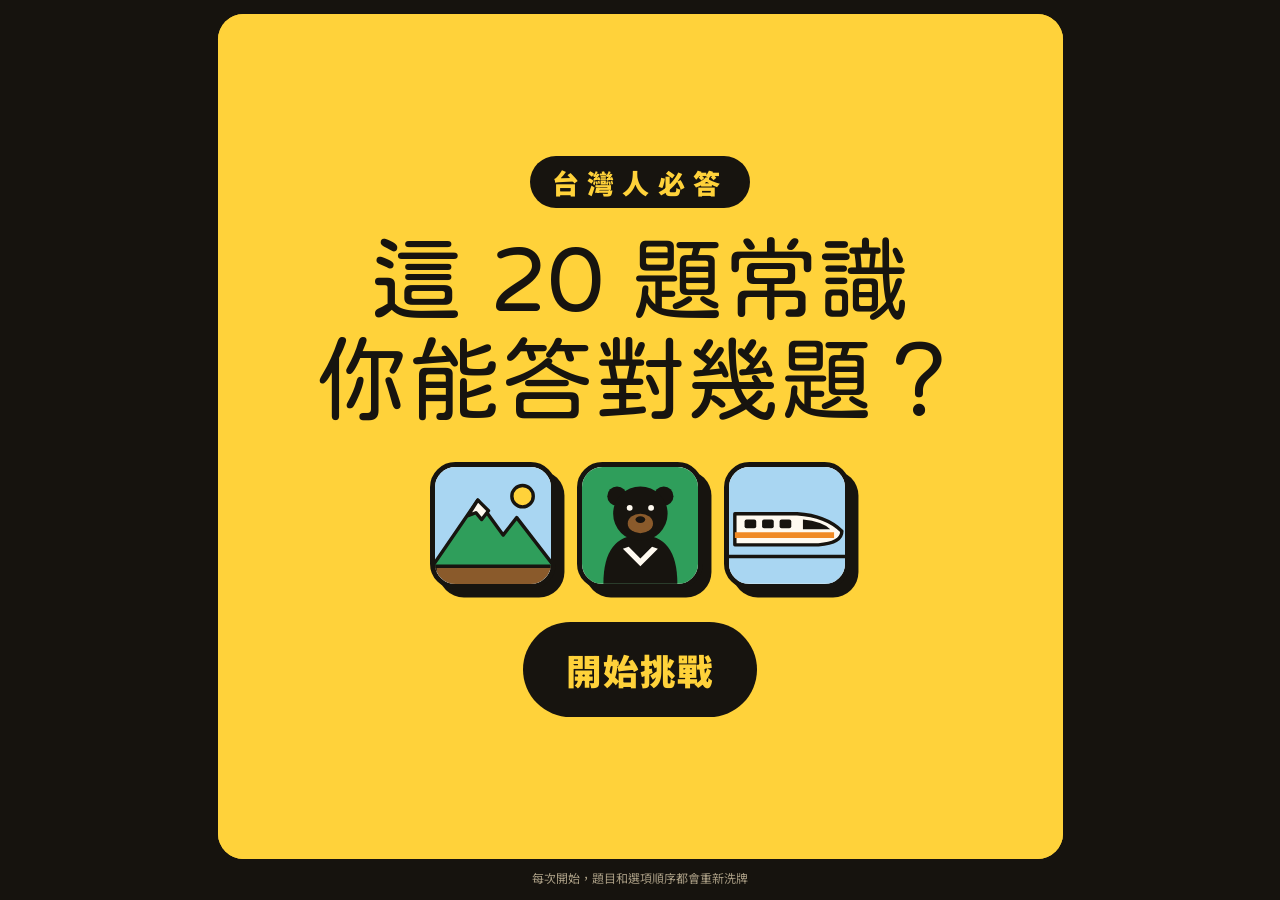
<file: games/taiwan_quiz/index.html>
<!doctype html>
<html lang="zh-Hant-TW">
<head>
<meta charset="utf-8">
<meta name="viewport" content="width=device-width, initial-scale=1, viewport-fit=cover">
<title>台灣人必答常識題｜你能答對幾題？</title>
<meta name="description" content="20 題台灣常識挑戰，看看你是觀光客、在地人，還是行走的台灣百科。">
<meta property="og:type" content="website">
<meta property="og:title" content="台灣人必答常識題｜你能答對幾題？">
<meta property="og:description" content="20 題台灣常識挑戰，看看你是觀光客、在地人，還是行走的台灣百科。">
<meta name="theme-color" content="#16130e">
<link rel="icon" href="data:image/svg+xml,<svg xmlns=%22http://www.w3.org/2000/svg%22 viewBox=%220 0 100 100%22><text y=%22.9em%22 font-size=%2290%22>%F0%9F%8E%AE</text></svg>">
<link rel="preconnect" href="https://fonts.googleapis.com">
<link rel="preconnect" href="https://fonts.gstatic.com" crossorigin>
<link rel="stylesheet" href="https://fonts.googleapis.com/css2?family=Huninn&family=Noto+Sans+TC:wght@500;700;900&display=swap">
<script async src="https://www.googletagmanager.com/gtag/js?id=G-C77ELCKPVB"></script>
<script>window.dataLayer=window.dataLayer||[];function gtag(){dataLayer.push(arguments);}gtag('js',new Date());gtag('config','G-C77ELCKPVB');</script>
<style>
*,*::before,*::after{box-sizing:border-box}
:root{padding-top:env(safe-area-inset-top,0px); padding-bottom:env(safe-area-inset-bottom,0px)}
body{margin:0}
[hidden]{display:none!important}

/* Layout: one 1:1 "taxi-yellow" quiz board centered on a dark page; header → picture + question → 2×2 answers → fact / next strip. Single deliberate look for recording. */
:root{
  color-scheme: dark;
  --page:#16130e;
  --board:#ffd23a;
  --ink:#17140f;
  --paper:#fffaf0;
  --ok:#1f9d55;
  --bad:#e5484d;
  --soft:#7a6420;
  --round:'Huninn', 'Noto Sans TC', 'PingFang TC', 'Microsoft JhengHei', sans-serif;
  --sans:'Noto Sans TC', 'PingFang TC', 'Microsoft JhengHei', system-ui, sans-serif;
}
html,body{height:100%}
body{background:var(--page); color:var(--paper); font-family:var(--sans); overflow:hidden;
  padding-left:max(16px, env(safe-area-inset-left,0px)); padding-right:max(16px, env(safe-area-inset-right,0px));
  -webkit-tap-highlight-color:transparent}
button{font:inherit; color:inherit; cursor:pointer}
:focus-visible{outline:3px solid var(--paper); outline-offset:3px}

.app{height:100%; display:grid; grid-template-rows:1fr auto; gap:10px; padding-block:14px}
.cell{container-type:size; min-height:0; display:grid; place-items:center}
.board{
  --u:calc(min(100cqw, 100cqh) / 100);
  position:relative; width:min(100cqw, 100cqh); aspect-ratio:1/1; max-width:100%;
  background:var(--board); color:var(--ink); border-radius:calc(var(--u)*3); overflow:hidden;
  padding:calc(var(--u)*4.5); display:flex; flex-direction:column; gap:calc(var(--u)*2.6);
  user-select:none;
}
/* subtle 方格紙 texture */
.board::before{content:""; position:absolute; inset:0; pointer-events:none; opacity:.09;
  background-image:linear-gradient(var(--ink) 1px, transparent 1px), linear-gradient(90deg, var(--ink) 1px, transparent 1px);
  background-size:calc(var(--u)*5) calc(var(--u)*5)}
.board > *{position:relative}

.head{display:flex; align-items:center; justify-content:space-between; gap:calc(var(--u)*2)}
.pill{font-family:var(--sans); font-weight:900; font-size:calc(var(--u)*3.4); font-variant-numeric:tabular-nums;
  background:var(--ink); color:var(--board); padding:calc(var(--u)*.9) calc(var(--u)*2.6); border-radius:99px; letter-spacing:.04em}
.score{font-weight:700; font-size:calc(var(--u)*3.2); font-variant-numeric:tabular-nums}
.score b{font-weight:900; font-size:1.25em}
.timer{height:calc(var(--u)*1.2); border-radius:99px; background:color-mix(in oklab, var(--ink) 18%, transparent); overflow:hidden; margin-top:calc(var(--u)*-1)}
.timer i{display:block; height:100%; width:100%; background:var(--ink); transform-origin:left; border-radius:inherit}
.timer.low i{background:var(--bad)}

.main{display:grid; grid-template-columns:calc(var(--u)*31) 1fr; gap:calc(var(--u)*4); align-items:center; flex:1; min-height:0}
.pic{aspect-ratio:1/1; width:100%; background:var(--paper); border:calc(var(--u)*.7) solid var(--ink); border-radius:calc(var(--u)*3);
  box-shadow:calc(var(--u)*1) calc(var(--u)*1) 0 var(--ink); overflow:hidden}
.pic svg{width:100%; height:100%; display:block}
.q{min-width:0}
.tag{display:inline-block; font-size:calc(var(--u)*2.6); font-weight:700; letter-spacing:.12em; padding:calc(var(--u)*.4) calc(var(--u)*1.6);
  border:calc(var(--u)*.45) solid var(--ink); border-radius:99px; margin-bottom:calc(var(--u)*1.6)}
.qtext{font-family:var(--round); font-size:calc(var(--u)*5.6); line-height:1.28; text-wrap:balance; margin:0}

.opts{display:grid; grid-template-columns:1fr 1fr; gap:calc(var(--u)*2.4)}
.opt{display:flex; align-items:center; gap:calc(var(--u)*2); text-align:left; min-height:calc(var(--u)*13);
  background:var(--paper); border:calc(var(--u)*.6) solid var(--ink); border-radius:calc(var(--u)*2.4);
  box-shadow:calc(var(--u)*.8) calc(var(--u)*.8) 0 var(--ink); padding:calc(var(--u)*1.6) calc(var(--u)*2.2);
  font-weight:700; font-size:calc(var(--u)*3.9); line-height:1.25; transition:transform .08s, box-shadow .08s, background .15s, opacity .15s}
.opt:hover{transform:translate(calc(var(--u)*-.2), calc(var(--u)*-.2))}
.opt:active{transform:translate(calc(var(--u)*.6), calc(var(--u)*.6)); box-shadow:calc(var(--u)*.2) calc(var(--u)*.2) 0 var(--ink)}
.opt .k{flex:none; display:grid; place-items:center; width:calc(var(--u)*6.4); height:calc(var(--u)*6.4); border-radius:50%;
  background:var(--ink); color:var(--board); font-family:var(--sans); font-weight:900; font-size:calc(var(--u)*3.4)}
.opt .t{min-width:0}
.board.done .opt{cursor:default; transform:none}
.board.done .opt:not(.right):not(.wrong){opacity:.42}
.opt.right{background:var(--ok); color:#fff}
.opt.right .k{background:#fff; color:var(--ok)}
.opt.wrong{background:var(--bad); color:#fff}
.opt.wrong .k{background:#fff; color:var(--bad)}
.board.done .opt.right{animation:pop .28s ease-out}
.opt.wrong{animation:shake .3s}
@keyframes pop{40%{transform:scale(1.04)}}
@keyframes shake{25%{transform:translateX(calc(var(--u)*-1))}75%{transform:translateX(calc(var(--u)*1))}}

.foot{display:grid; grid-template-columns:1fr auto; align-items:center; gap:calc(var(--u)*3); min-height:calc(var(--u)*12.5)}
.fact{font-size:calc(var(--u)*3.15); line-height:1.45; font-weight:500; min-width:0}
.fact strong{font-family:var(--round); font-weight:400; font-size:1.18em; display:block; margin-bottom:calc(var(--u)*.3)}
.fact .hint{color:var(--soft); font-weight:700}
.next{border:0; border-radius:99px; background:var(--ink); color:var(--board); font-weight:900; font-size:calc(var(--u)*4.2);
  padding:calc(var(--u)*2.6) calc(var(--u)*5); letter-spacing:.06em; white-space:nowrap}
.next:active{transform:scale(.97)}
.next[hidden]{display:none}

/* intro / end cards */
.card{position:absolute; inset:0; z-index:5; display:none; flex-direction:column; align-items:center; justify-content:center; text-align:center;
  gap:calc(var(--u)*2.4); padding:calc(var(--u)*7); background:var(--board)}
.board[data-mode="intro"] .card.intro, .board[data-mode="end"] .card.end{display:flex}
.card .kick{font-weight:900; font-size:calc(var(--u)*3.2); letter-spacing:.3em; background:var(--ink); color:var(--board); padding:calc(var(--u)*.8) calc(var(--u)*2.6); border-radius:99px}
.card h1{font-family:var(--round); font-weight:400; font-size:calc(var(--u)*11); line-height:1.08; margin:0; text-wrap:balance}
.card .sub{font-size:calc(var(--u)*4); font-weight:700}
.card .icons{display:flex; gap:calc(var(--u)*2.4); margin-block:calc(var(--u)*1.5)}
.card .icons .pic{width:calc(var(--u)*15)}
.big{font-family:var(--sans); font-weight:900; font-size:calc(var(--u)*22); line-height:1; font-variant-numeric:tabular-nums; letter-spacing:-.02em}
.big small{font-size:.38em; font-weight:700}
.rank{font-family:var(--round); font-size:calc(var(--u)*7.5); background:var(--ink); color:var(--board); padding:calc(var(--u)*.8) calc(var(--u)*4); border-radius:calc(var(--u)*2)}
.card .row{display:flex; gap:calc(var(--u)*2.4); margin-top:calc(var(--u)*2)}
.ghost{background:transparent; color:var(--ink); box-shadow:inset 0 0 0 calc(var(--u)*.6) var(--ink)}


.credit{text-align:center; font-size:12px; color:#a99d84}
.credit a{color:#d9cfb8}
.share-row{display:flex; flex-wrap:wrap; gap:calc(var(--u)*2.4); justify-content:center; margin-top:calc(var(--u)*1.5)}
.share-row .next{font-size:calc(var(--u)*3.8); padding:calc(var(--u)*2.4) calc(var(--u)*4.2)}
.ig{text-decoration:none; display:inline-flex; align-items:center; background:var(--paper); color:var(--ink); box-shadow:inset 0 0 0 calc(var(--u)*.6) var(--ink)}
.toast{position:fixed; left:50%; top:calc(14px + env(safe-area-inset-top,0px)); transform:translateX(-50%); z-index:50; background:#221d15; color:var(--paper);
  border:1px solid #3a3326; padding:8px 14px; border-radius:99px; font-size:13px; opacity:0; pointer-events:none; transition:opacity .25s}
.toast.show{opacity:1}
.board[data-mode="end"] .card.end{justify-content:flex-start; overflow-y:auto; gap:calc(var(--u)*1.3); padding:calc(var(--u)*4) calc(var(--u)*5) calc(var(--u)*3.5)}
.card.end > :first-child{margin-top:auto}
.card.end > :last-child{margin-bottom:auto}
.end .big{font-size:calc(var(--u)*12)}
.end .rank{font-size:calc(var(--u)*5.4)}
.vs{font-weight:900; font-size:calc(var(--u)*3.6); background:var(--paper); border:calc(var(--u)*.5) solid var(--ink); border-radius:calc(var(--u)*2); padding:calc(var(--u)*1) calc(var(--u)*3)}
.share-row .next{font-size:calc(var(--u)*3.4); padding:calc(var(--u)*2.1) calc(var(--u)*3.6)}
.mini{width:100%; display:grid; gap:calc(var(--u)*1); padding-top:calc(var(--u)*1.5); border-top:calc(var(--u)*.4) dashed color-mix(in oklab, var(--ink) 35%, transparent)}
.mini .lbl{font-weight:900; font-size:calc(var(--u)*3.2)}
.chips{display:flex; flex-wrap:wrap; gap:calc(var(--u)*1.6); justify-content:center}
.chip{border:calc(var(--u)*.45) solid var(--ink); background:var(--paper); color:var(--ink); border-radius:99px; font-weight:700; font-size:calc(var(--u)*3.1); padding:calc(var(--u)*1.1) calc(var(--u)*2.6)}
.chip.on{background:var(--ink); color:var(--board)}
.chips.done .chip:not(.on){opacity:.4}
.emoji .chip{font-size:calc(var(--u)*5); padding:calc(var(--u)*.6) calc(var(--u)*2.6)}
.tiny{font-size:calc(var(--u)*2.8); color:var(--soft); font-weight:700}
.tiny a, .flag{color:var(--soft); text-decoration:underline; background:none; border:0; padding:0; font:inherit; cursor:pointer}
.flag{margin-left:auto; margin-right:calc(var(--u)*1); font-size:calc(var(--u)*2.8); font-weight:700}
.vsbar{font-weight:900; font-size:calc(var(--u)*3.8); background:var(--paper); border:calc(var(--u)*.5) solid var(--ink); border-radius:calc(var(--u)*2); padding:calc(var(--u)*1.2) calc(var(--u)*3)}
.suggest-row{display:flex; gap:calc(var(--u)*1.2); margin-top:calc(var(--u)*1.2)}
.suggest-row input{flex:1; min-width:0; border:calc(var(--u)*.45) solid var(--ink); border-radius:99px; background:var(--paper); color:var(--ink);
  font:inherit; font-weight:700; font-size:calc(var(--u)*3); padding:calc(var(--u)*1.1) calc(var(--u)*2.2)}
.suggest-row input::placeholder{color:var(--soft); font-weight:500}
.suggest-row .next{font-size:calc(var(--u)*3); padding:calc(var(--u)*1.1) calc(var(--u)*2.6)}
@media (prefers-reduced-motion:reduce){ *{transition:none !important; animation:none !important} }

</style>
</head>
<body>
<div class="app">
  <div class="cell">
    <div class="board" id="board" data-mode="intro">
      <div class="head">
        <div class="pill" id="prog">1 / 20</div>
        <button class="flag" id="flag" hidden>這題怪怪的？</button>
        <div class="score">答對 <b id="score">0</b> 題</div>
      </div>
      <div class="main">
        <div class="pic" id="pic"></div>
        <div class="q"><span class="tag" id="tag">簡單</span><p class="qtext" id="qtext"></p></div>
      </div>
      <div class="opts" id="opts"></div>
      <div class="foot">
        <div class="fact" id="fact"></div>
        <button class="next" id="next" hidden>下一題 →</button>
      </div>

      <div class="card intro">
        <div class="kick">台灣人必答</div>
        <h1>這 20 題常識<br>你能答對幾題？</h1>
        <div class="vsbar" id="vsIntro" hidden></div>
        <div class="icons" id="introIcons"></div>
        <button class="next" id="start">開始挑戰</button>
      </div>
      <div class="card end">
        <div class="sub">你答對了</div>
        <div class="big" id="final">0<small> / 20</small></div>
        <div class="rank" id="rank"></div>
        <div class="sub" id="rankLine"></div>
        <div class="vs" id="vsResult" hidden></div>
        <div class="share-row">
          <button class="next" id="shareBtn">挑戰朋友</button>
          <a class="next ig" id="commentBtn" href="#" target="_blank" rel="noopener">去 IG 留言比分數</a>
          <button class="next ghost" id="again">再玩一次</button>
        </div>
        <div class="mini">
          <div class="lbl">下一個挑戰你想玩？</div>
          <div class="chips" id="vote"></div>
          <div class="suggest-row">
            <input type="text" id="suggestInput" placeholder="或打字建議其他主題（選填）" maxlength="40">
            <button class="next ghost" id="suggestBtn">送出</button>
          </div>
        </div>
        <div class="mini">
          <div class="lbl">好玩嗎？</div>
          <div class="chips emoji" id="rate"></div>
          <div class="tiny" id="tinyLinks"><a id="moreGames" href="../">← 更多遊戲</a><span id="igTiny"> · <a id="igBtn" href="#" target="_blank" rel="noopener">追蹤 IG</a> · 想出題或給建議？私訊我</span></div>
        </div>
      </div>
    </div>
  </div>
  <div class="credit" id="credit">每次開始，題目和選項順序都會重新洗牌</div>
</div>
<div class="toast" id="toast"></div>

<script>
/* ========== 設定：改這兩行就好 ========== */
const IG_URL = 'https://www.instagram.com/whatistruthqq/';          // 例：'https://www.instagram.com/你的帳號/'，留空就不顯示 IG 按鈕
const IG_HANDLE = '@whatistruthqq';       // 例：'@你的帳號'，會出現在分享文字裡
const LATEST_VIDEO_URL = 'https://www.instagram.com/reel/De1Qcm1q1Si/';// 最新一支影片的 IG 網址；「去留言」會開這支，留空就開 IG 首頁
const MORE_GAMES_URL = '../'; // 「更多遊戲」連回首頁
const NEXT_TOPICS = ['🍢 夜市小吃', '🗣️ 台語挑戰', '🚇 捷運站名']; // 投票選下一集的三個選項

const QUESTIONS = [
  {img:'mountain', d:1, q:'台灣最高的山是哪一座？', o:['雪山','玉山','合歡山','阿里山'], a:1, f:'玉山主峰 3,952 公尺，比日本富士山（3,776 公尺）還高。'},
  {img:'truck', d:1, q:'台灣垃圾車最常播的是哪兩首？', o:['卡農、小星星','少女的祈禱、給愛麗絲','土耳其進行曲、月光','結婚進行曲、生日快樂'], a:1, f:'聽到〈少女的祈禱〉或〈給愛麗絲〉，就是該衝出門倒垃圾了。'},
  {img:'damper', d:3, q:'台北 101 裡那顆巨大的風阻尼器大約多重？', o:['66 公噸','660 公噸','1,600 公噸','6,600 公噸'], a:1, f:'約 660 公噸，掛在 87 到 92 樓之間，颱風和地震時用來減少大樓搖晃。'},
  {img:'lighthouse', d:3, q:'台灣本島最東邊的「三貂角」在哪個縣市？', o:['宜蘭縣','花蓮縣','新北市','基隆市'], a:2, f:'三貂角在新北市貢寮區，那裡還有一座三貂角燈塔。'},
  {img:'bill', d:2, q:'新台幣 500 元鈔票背面印的動物是？', o:['帝雉','梅花鹿','台灣黑熊','櫻花鉤吻鮭'], a:1, f:'500 元背面是梅花鹿和大霸尖山；1000 元背面才是帝雉。'},
  {img:'bubble', d:1, q:'台語「歹勢」是什麼意思？', o:['很壞','不好意思','很累','好厲害'], a:1, f:'「歹勢」就是不好意思、抱歉的意思。'},
  {img:'river', d:2, q:'台灣最長的河流是？', o:['淡水河','高屏溪','濁水溪','大甲溪'], a:2, f:'濁水溪全長約 187 公里；流域面積最大的則是高屏溪。'},
  {img:'metro', d:3, q:'台北捷運第一條通車的路線是？', o:['淡水線','板南線','木柵線','新店線'], a:2, f:'木柵線 1996 年通車，就是現在文湖線的一部分。'},
  {img:'bear', d:1, q:'台灣黑熊胸前的白色斑紋是什麼形狀？', o:['圓形','V 字形','星形','愛心形'], a:1, f:'胸前的 V 字也像一彎新月，所以台灣黑熊又被叫做「月熊」。'},
  {img:'phone', d:2, q:'從國外打電話回台灣，國碼是多少？', o:['+852','+886','+86','+82'], a:1, f:'台灣是 +886；+852 是香港，+82 是韓國。'},
  {img:'pin', d:2, q:'台灣唯一「不靠海」的縣是？', o:['嘉義縣','南投縣','苗栗縣','雲林縣'], a:1, f:'南投縣是台灣唯一不靠海的縣，日月潭和合歡山都在這裡。'},
  {img:'receipt', d:1, q:'統一發票多久開獎一次？', o:['每個月','每兩個月','每三個月','每半年'], a:1, f:'每兩個月開獎一次，在單數月的 25 日公布。'},
  {img:'fish', d:2, q:'被稱為台灣「國寶魚」的是？', o:['虱目魚','吳郭魚','櫻花鉤吻鮭','黑鮪魚'], a:2, f:'櫻花鉤吻鮭住在台中武陵的七家灣溪，是冰河時期留下來的陸封型鮭魚。'},
  {img:'city', d:2, q:'台灣目前有幾個直轄市？', o:['4 個','5 個','6 個','7 個'], a:2, f:'台北、新北、桃園、台中、台南、高雄，一共 6 個。'},
  {img:'plug', d:2, q:'台灣一般家用插座的電壓是？', o:['100V','110V','220V','240V'], a:1, f:'台灣家用電是 110V、60Hz，出國帶電器要先看清楚電壓。'},
  {img:'island', d:3, q:'台灣（含離島）的面積大約多大？', o:['約 1.2 萬平方公里','約 3.6 萬平方公里','約 6.3 萬平方公里','約 36 萬平方公里'], a:1, f:'大約 3.6 萬平方公里，差不多是日本面積的十分之一。'},
  {img:'bird', d:2, q:'2007 年網路票選出來的台灣「國鳥」是？', o:['帝雉','台灣藍鵲','黑面琵鷺','八色鳥'], a:1, f:'台灣藍鵲拿下票選第一，長長的藍尾巴是牠的招牌。'},
  {img:'road', d:2, q:'國道一號又叫做什麼？', o:['中山高','福爾摩沙高','北宜高','南二高'], a:0, f:'國道一號是中山高速公路；福爾摩沙高速公路是國道三號。'},
  {img:'hsr', d:3, q:'台灣高鐵是哪一年正式通車？', o:['2003 年','2007 年','2010 年','2012 年'], a:1, f:'台灣高鐵在 2007 年通車，西部從此進入一日生活圈。'},
  {img:'crowd', d:1, q:'台灣人口最多的城市是？', o:['台北市','新北市','台中市','高雄市'], a:1, f:'新北市人口約 400 萬，是全台人口最多的城市。'},
];
const LEVEL = ['', '簡單', '中等', '困難'];
const RANKS = [
  [0, '觀光客', '歡迎來台灣玩！'],
  [8, '在地人', '基本常識沒問題'],
  [14, '台灣通', '朋友有問題都問你'],
  [18, '行走的台灣百科', '請收下我的膝蓋'],
];

/* ---------- 插圖（原創 SVG） ---------- */
const C = {ink:'#17140f', y:'#ffd23a', p:'#fffaf0', r:'#e5484d', g:'#2f9e5b', b:'#3a7bd5', lb:'#a9d6f2', br:'#8a5a2b', pk:'#f6a3b6', gr:'#9a9488', o:'#f08a24'};
const S = `stroke="${C.ink}" stroke-width="3.5" stroke-linejoin="round" stroke-linecap="round"`;
const ART = {
  mountain:`<rect width="120" height="120" fill="${C.lb}"/><circle cx="90" cy="30" r="11" fill="${C.y}" ${S}/>
    <path d="M-4 104 L44 34 L70 70 L84 52 L124 104Z" fill="${C.g}" ${S}/><path d="M44 34 L34 50 L42 47 L48 54 L55 45Z" fill="${C.p}" ${S}/>
    <rect y="102" width="120" height="20" fill="${C.br}" ${S}/>`,
  truck:`<rect width="120" height="120" fill="${C.lb}"/><rect x="14" y="52" width="58" height="36" rx="4" fill="${C.y}" ${S}/>
    <path d="M72 62 H94 L106 76 V88 H72Z" fill="${C.p}" ${S}/><path d="M78 66 H92 L100 76 H78Z" fill="${C.lb}" ${S}/>
    <circle cx="32" cy="90" r="9" fill="${C.ink}"/><circle cx="90" cy="90" r="9" fill="${C.ink}"/><circle cx="32" cy="90" r="3" fill="${C.p}"/><circle cx="90" cy="90" r="3" fill="${C.p}"/>
    <path d="M36 20 V40" ${S}/><path d="M36 20 L50 16 V34" ${S} fill="none"/><ellipse cx="32" cy="41" rx="5" ry="4" fill="${C.ink}"/><ellipse cx="46" cy="35" rx="5" ry="4" fill="${C.ink}"/>
    <path d="M70 22 V40" ${S}/><ellipse cx="66" cy="41" rx="5" ry="4" fill="${C.ink}"/><path d="M70 22 Q78 26 76 32" fill="none" ${S}/>`,
  damper:`<rect width="120" height="120" fill="${C.lb}"/><path d="M60 6 V22" ${S}/>
    ${[0,1,2,3,4,5,6].map(i=>`<path d="M${40-i*.6} ${32+i*11} L${44} ${22+i*11} H76 L${80+i*.6} ${32+i*11}Z" fill="${C.p}" ${S}/>`).join('')}
    <rect x="44" y="100" width="32" height="20" fill="${C.p}" ${S}/>
    <path d="M60 34 V58" ${S}/><circle cx="60" cy="66" r="10" fill="${C.y}" ${S}/>`,
  lighthouse:`<rect width="120" height="120" fill="${C.lb}"/><path d="M8 34 L44 28 M8 22 L44 26 M112 34 L76 28 M112 22 L76 26" stroke="${C.y}" stroke-width="5" stroke-linecap="round"/>
    <path d="M46 40 H74 L80 100 H40Z" fill="${C.p}" ${S}/><path d="M44 58 H76 L77.5 72 H42.5Z" fill="${C.r}" ${S}/>
    <rect x="48" y="20" width="24" height="20" rx="3" fill="${C.y}" ${S}/><path d="M44 20 L60 8 L76 20Z" fill="${C.r}" ${S}/>
    <path d="M0 102 Q15 94 30 102 T60 102 T90 102 T120 102 V120 H0Z" fill="${C.b}" ${S}/>`,
  bill:`<rect width="120" height="120" fill="${C.lb}"/><g transform="rotate(-8 60 60)"><rect x="12" y="32" width="96" height="56" rx="5" fill="#d9a45a" ${S}/>
    <rect x="20" y="40" width="80" height="40" rx="3" fill="none" stroke="${C.ink}" stroke-width="2" opacity=".5"/>
    <text x="60" y="68" text-anchor="middle" font-family="Noto Sans TC, sans-serif" font-weight="900" font-size="24" fill="${C.ink}">500</text>
    <circle cx="96" cy="44" r="4" fill="${C.ink}"/></g>`,
  bubble:`<rect width="120" height="120" fill="${C.pk}"/><path d="M18 26 H102 A8 8 0 0 1 110 34 V74 A8 8 0 0 1 102 82 H52 L34 98 V82 H18 A8 8 0 0 1 10 74 V34 A8 8 0 0 1 18 26Z" fill="${C.p}" ${S}/>
    <text x="60" y="64" text-anchor="middle" font-family="Huninn, Noto Sans TC, sans-serif" font-size="26" fill="${C.ink}">歹勢</text>`,
  river:`<rect width="120" height="120" fill="${C.g}"/><path d="M-6 40 Q30 30 50 52 T126 66 V96 Q90 82 62 90 T-6 74Z" fill="${C.b}" ${S}/>
    <path d="M14 56 Q24 52 32 58 M66 72 Q76 68 86 74" fill="none" stroke="${C.p}" stroke-width="3" stroke-linecap="round"/>`,
  metro:`<rect width="120" height="120" fill="${C.lb}"/><rect x="26" y="18" width="68" height="76" rx="14" fill="${C.p}" ${S}/>
    <rect x="34" y="28" width="52" height="28" rx="5" fill="${C.b}" ${S}/><rect x="26" y="64" width="68" height="8" fill="${C.br}"/>
    <circle cx="40" cy="82" r="5" fill="${C.y}" ${S}/><circle cx="80" cy="82" r="5" fill="${C.y}" ${S}/>
    <path d="M34 94 L24 112 M86 94 L96 112 M18 112 H102" ${S}/>`,
  bear:`<rect width="120" height="120" fill="${C.g}"/><path d="M22 120 Q22 70 60 70 Q98 70 98 120Z" fill="${C.ink}"/>
    <path d="M42 84 L60 102 L78 84 L72 82 L60 94 L48 82Z" fill="${C.p}"/>
    <circle cx="36" cy="30" r="10" fill="${C.ink}"/><circle cx="84" cy="30" r="10" fill="${C.ink}"/><circle cx="60" cy="48" r="28" fill="${C.ink}"/>
    <ellipse cx="60" cy="58" rx="13" ry="10" fill="${C.br}"/><ellipse cx="60" cy="54" rx="5" ry="3.5" fill="${C.ink}"/>
    <circle cx="49" cy="42" r="3" fill="${C.p}"/><circle cx="71" cy="42" r="3" fill="${C.p}"/>`,
  phone:`<rect width="120" height="120" fill="${C.pk}"/><rect x="34" y="10" width="52" height="100" rx="10" fill="${C.ink}"/>
    <rect x="39" y="20" width="42" height="74" rx="4" fill="${C.p}"/>
    <text x="60" y="62" text-anchor="middle" font-family="Noto Sans TC, sans-serif" font-weight="900" font-size="14" fill="${C.ink}">+???</text>
    <circle cx="60" cy="102" r="3.5" fill="${C.p}"/>`,
  pin:`<rect width="120" height="120" fill="${C.lb}"/><path d="M-4 106 L30 60 L50 84 L72 50 L124 106Z" fill="${C.g}" ${S}/>
    <path d="M60 96 C44 74 36 62 36 48 A24 24 0 0 1 84 48 C84 62 76 74 60 96Z" fill="${C.r}" ${S}/><circle cx="60" cy="48" r="9" fill="${C.p}" ${S}/>`,
  receipt:`<rect width="120" height="120" fill="${C.lb}"/><path d="M30 10 H90 V106 L82 100 L74 106 L66 100 L58 106 L50 100 L42 106 L34 100 L30 104Z" fill="${C.p}" ${S}/>
    <path d="M40 26 H80 M40 38 H70 M40 50 H76" stroke="${C.ink}" stroke-width="3" stroke-linecap="round"/>
    <text x="60" y="80" text-anchor="middle" font-family="Noto Sans TC, sans-serif" font-weight="900" font-size="15" fill="${C.r}">12345678</text>`,
  fish:`<rect width="120" height="120" fill="${C.b}"/><path d="M14 62 Q44 30 84 52 L106 36 L102 62 L106 88 L84 72 Q44 94 14 62Z" fill="${C.pk}" ${S}/>
    <circle cx="30" cy="58" r="3.5" fill="${C.ink}"/>${[[46,52],[56,62],[66,50],[70,66],[52,72]].map(([x,y])=>`<circle cx="${x}" cy="${y}" r="2.5" fill="${C.ink}" opacity=".7"/>`).join('')}
    <circle cx="22" cy="28" r="4" fill="none" stroke="${C.p}" stroke-width="2.5"/><circle cx="34" cy="18" r="3" fill="none" stroke="${C.p}" stroke-width="2.5"/>`,
  city:`<rect width="120" height="120" fill="${C.lb}"/>${[[8,58,16],[26,36,16],[44,48,14],[60,20,16],[78,44,15],[95,62,17]].map(([x,y,w],i)=>
    `<rect x="${x}" y="${y}" width="${w}" height="${110-y}" fill="${[C.p,C.y,C.pk,C.p,C.y,C.pk][i]}" ${S}/>`).join('')}
    <rect y="104" width="120" height="16" fill="${C.gr}" ${S}/>`,
  plug:`<rect width="120" height="120" fill="${C.y}"/><rect x="20" y="20" width="80" height="80" rx="14" fill="${C.p}" ${S}/>
    <rect x="42" y="42" width="7" height="24" rx="2" fill="${C.ink}"/><rect x="71" y="42" width="7" height="24" rx="2" fill="${C.ink}"/>
    <path d="M52 76 L62 76 L56 86 L66 86" fill="none" stroke="${C.r}" stroke-width="3.5" stroke-linecap="round" stroke-linejoin="round"/>`,
  island:`<rect width="120" height="120" fill="${C.b}"/><path d="M78 10 C88 20 92 42 86 62 C80 82 66 102 54 112 C48 98 40 82 40 62 C40 40 60 16 78 10Z" fill="${C.g}" ${S}/>
    <path d="M10 104 H40 M10 98 V110 M40 98 V110" ${S} stroke="${C.p}"/>`,
  bird:`<rect width="120" height="120" fill="${C.lb}"/><path d="M20 40 L66 74" stroke="${C.ink}" stroke-width="3.5"/>
    <path d="M62 72 L18 104 L26 108 L70 78Z" fill="${C.b}" ${S}/><path d="M18 104 L26 108 L22 112 L14 108Z" fill="${C.p}" ${S}/>
    <ellipse cx="74" cy="64" rx="22" ry="15" fill="${C.b}" ${S}/><circle cx="90" cy="44" r="12" fill="${C.ink}"/>
    <path d="M100 44 L112 48 L100 50Z" fill="${C.r}" ${S}/><circle cx="92" cy="42" r="2.5" fill="${C.y}"/>`,
  road:`<rect width="120" height="120" fill="${C.g}"/><rect width="120" height="46" fill="${C.lb}"/><path d="M48 46 H72 L104 120 H16Z" fill="${C.gr}" ${S}/>
    <path d="M60 52 V62 M60 72 V84 M60 96 V112" stroke="${C.p}" stroke-width="4" stroke-linecap="round"/>
    <path d="M86 12 H112 V30 Q112 40 99 44 Q86 40 86 30Z" fill="${C.b}" ${S}/><text x="99" y="33" text-anchor="middle" font-family="Noto Sans TC, sans-serif" font-weight="900" font-size="16" fill="${C.p}">1</text>`,
  hsr:`<rect width="120" height="120" fill="${C.lb}"/><path d="M6 80 H92 Q116 78 116 66 Q100 50 70 48 H6Z" fill="${C.p}" ${S}/>
    <path d="M6 70 H108" stroke="${C.o}" stroke-width="6"/><path d="M76 54 Q96 56 104 64 H76Z" fill="${C.ink}"/>
    <rect x="16" y="54" width="12" height="9" rx="2" fill="${C.ink}"/><rect x="34" y="54" width="12" height="9" rx="2" fill="${C.ink}"/><rect x="52" y="54" width="12" height="9" rx="2" fill="${C.ink}"/>
    <path d="M0 92 H120" ${S}/>`,
  crowd:`<rect width="120" height="120" fill="${C.pk}"/>${[[22,70,C.y],[50,62,C.b],[78,70,C.g],[100,64,C.y],[36,88,C.p],[64,90,C.r],[92,92,C.p]].map(([x,y,c])=>
    `<path d="M${x-14} ${y+40} Q${x-14} ${y+12} ${x} ${y+12} Q${x+14} ${y+12} ${x+14} ${y+40}Z" fill="${c}" ${S}/><circle cx="${x}" cy="${y}" r="9" fill="${C.p}" ${S}/>`).join('')}`,
};
const svg = k => `<svg viewBox="0 0 120 120" xmlns="http://www.w3.org/2000/svg" aria-hidden="true">${ART[k] || ''}</svg>`;

/* ---------- 數據追蹤（有接 GA4 才會送出） ---------- */
function track(name, params){ try{ if(typeof window.gtag === 'function') window.gtag('event', name, params || {}); }catch(e){} }

/* ---------- 遊戲 ---------- */
const $ = id => document.getElementById(id);
const board = $('board');
let deck = [], idx = -1, picked = null, score = 0;
$('introIcons').innerHTML = ['mountain','bear','hsr'].map(k => `<div class="pic">${svg(k)}</div>`).join('');
if(IG_URL){ $('igBtn').href = IG_URL; } else { $('igTiny').hidden = true; }
$('moreGames').href = MORE_GAMES_URL;
$('commentBtn').href = LATEST_VIDEO_URL || IG_URL || 'https://www.instagram.com/';
if(!LATEST_VIDEO_URL && !IG_URL) $('commentBtn').hidden = true;
const store = { get(k){ try{ return localStorage.getItem('twq.' + k); }catch(e){ return null; } }, set(k, v){ try{ localStorage.setItem('twq.' + k, v); }catch(e){} } };

/* 挑戰朋友：網址帶 ?vs=分數 */
const params = new URLSearchParams(location.search);
let rival = parseInt(params.get('vs'), 10);
if(!(rival >= 0 && rival <= QUESTIONS.length)) rival = null;
if(rival !== null){
  const rr = rankFor(rival, QUESTIONS.length);
  $('vsIntro').textContent = `你的朋友拿了 ${rival} / ${QUESTIONS.length}（${rr[1]}），你能贏過他嗎？`;
  $('vsIntro').hidden = false; $('start').textContent = '接受挑戰';
  track('challenge_open', {rival_score: rival});
}
function shareUrl(){ const u = new URL(location.href); u.hash = ''; u.search = ''; u.searchParams.set('vs', score); return u.toString(); }

/* 投票 & 評分（結果只送到 GA4） */
function chips(el, items, key, event, paramName){
  const done = store.get(key);
  el.innerHTML = items.map(t => `<button class="chip${done === t ? ' on' : ''}" data-v="${t}">${t}</button>`).join('');
  el.classList.toggle('done', !!done);
  el.onclick = e => { const b = e.target.closest('.chip'); if(!b || store.get(key)) return;
    store.set(key, b.dataset.v); track(event, {[paramName]: b.dataset.v}); chips(el, items, key, event, paramName); toast('收到，謝謝！'); };
}
chips($('vote'), NEXT_TOPICS, 'vote:' + NEXT_TOPICS.join('|'), 'next_topic_vote', 'topic');
$('suggestBtn').onclick = () => {
  const v = $('suggestInput').value.trim();
  if(!v) return;
  track('next_topic_vote', {topic: v});
  $('suggestInput').value = '';
  toast('收到，謝謝！');
};
$('suggestInput').addEventListener('keydown', e => { if(e.key === 'Enter') $('suggestBtn').click(); });

function rankFor(s, n){ return [...RANKS].reverse().find(([min]) => s >= Math.round(min * n / 20)); }
function shuffle(a){ for(let i = a.length - 1; i > 0; i--){ const j = Math.random() * (i + 1) | 0; [a[i], a[j]] = [a[j], a[i]]; } return a; }
function newDeck(){
  deck = shuffle(QUESTIONS.map((q, n) => { const right = q.o[q.a]; const o = shuffle([...q.o]); return {...q, n, o, a:o.indexOf(right)}; }));
  const e = deck.findIndex(q => q.d === 1); if(e > 0) [deck[0], deck[e]] = [deck[e], deck[0]];
}
function render(){
  const n = deck.length || QUESTIONS.length;
  board.dataset.mode = idx < 0 ? 'intro' : idx >= n ? 'end' : 'play';
  board.classList.toggle('done', picked !== null);
  $('score').textContent = score;
  $('credit').hidden = idx >= 0;
  if(idx >= n){
    $('final').innerHTML = `${score}<small> / ${n}</small>`;
    const r = rankFor(score, n); $('rank').textContent = r[1]; $('rankLine').textContent = r[2];
    if(rival !== null){ $('vsResult').hidden = false;
      $('vsResult').textContent = score > rival ? `你贏了朋友（${rival} 分）！快去嗆他 😎` : score === rival ? `跟朋友平手（${rival} 分），再來一場？` : `輸給朋友（${rival} 分）了… 再挑戰一次？`; }
    chips($('rate'), ['😕', '🙂', '🤩'], 'rate:' + roundId, 'quiz_rating', 'rating');
    return;
  }
  if(idx < 0) return;
  const q = deck[idx];
  $('prog').textContent = `${idx + 1} / ${n}`;
  $('pic').innerHTML = svg(q.img);
  $('tag').textContent = LEVEL[q.d];
  $('qtext').textContent = q.q;
  $('opts').innerHTML = q.o.map((t, i) => {
    const cls = picked === null ? '' : i === q.a ? 'right' : i === picked ? 'wrong' : '';
    return `<button class="opt ${cls}" data-i="${i}" ${picked !== null ? 'tabindex="-1"' : ''}><span class="k">${'ABCD'[i]}</span><span class="t">${t}</span></button>`;
  }).join('');
  $('flag').hidden = picked === null || flagged.has(q.n);
  if(picked === null){ $('fact').innerHTML = '<span class="hint">選一個答案</span>'; $('next').hidden = true; }
  else {
    $('fact').innerHTML = `<strong>${picked === q.a ? '答對了！' : '答案是 ' + 'ABCD'[q.a]}</strong>${q.f}`;
    $('next').hidden = false; $('next').textContent = idx === n - 1 ? '看結果 →' : '下一題 →';
  }
}
function choose(i){
  if(board.dataset.mode !== 'play' || picked !== null) return;
  const q = deck[idx]; picked = i; const ok = i === q.a; if(ok) score++;
  track('question_answered', {question_no: idx + 1, question_id: 'q' + (q.n + 1), question_text: q.q, correct: ok});
  render();
}
let roundId = 0; const flagged = new Set();
function start(){ newDeck(); idx = 0; score = 0; picked = null; roundId = Date.now(); track('quiz_start', {challenged: rival !== null}); render(); }
$('flag').onclick = () => { const q = deck[idx]; if(!q) return; flagged.add(q.n);
  track('question_flag', {question_id: 'q' + (q.n + 1), question_text: q.q}); toast('收到，我會再檢查這題，謝謝！'); render(); };
function go(){
  const m = board.dataset.mode;
  if(m === 'intro') return start();
  if(m === 'play' && picked !== null){
    idx++; picked = null; render();
    if(idx >= deck.length){ const r = rankFor(score, deck.length); track('quiz_complete', {score, total: deck.length, rank: r[1]}); }
  }
}
function shareText(){
  const r = rankFor(score, deck.length);
  return `我在「台灣人必答常識題」答對 ${score}/${deck.length} 題，是「${r[1]}」！你能贏過我嗎？\n${shareUrl()}${IG_HANDLE ? '\n' + IG_HANDLE : ''}`;
}
async function share(){
  const text = shareText(); track('share_click', {score, type: 'challenge'});
  try{ if(navigator.share){ await navigator.share({text}); return; } }catch(e){ if(e && e.name === 'AbortError') return; }
  try{ await navigator.clipboard.writeText(text); toast('已複製，貼到限動或留言吧！'); }
  catch(e){ toast('複製失敗，請手動截圖分享'); }
}
$('opts').addEventListener('click', e => { const b = e.target.closest('.opt'); if(b) choose(+b.dataset.i); });
$('next').onclick = go; $('start').onclick = go;
$('again').onclick = () => { track('play_again'); start(); };
$('shareBtn').onclick = share;
$('igBtn').addEventListener('click', () => track('ig_click', {location: 'end'}));
$('moreGames').addEventListener('click', () => track('more_games_click'));
$('commentBtn').addEventListener('click', () => {
  const r = rankFor(score, deck.length);
  const text = `${r[1]} ${score}/${deck.length} 🏆`;
  try{ navigator.clipboard.writeText(text).then(() => toast('已複製留言，貼到影片底下吧！'), () => {}); }catch(e){}
  track('comment_click', {score});
});
document.addEventListener('keydown', e => {
  const k = e.key.toLowerCase();
  if(['1','2','3','4'].includes(k)) choose(+k - 1);
  else if(['a','b','c','d'].includes(k)) choose('abcd'.indexOf(k));
  else if(e.code === 'Space' || k === 'enter' || k === 'arrowright'){ if(e.target.tagName === 'A') return; e.preventDefault(); go(); }
});
let tt; function toast(m){ const el = $('toast'); el.textContent = m; el.classList.add('show'); clearTimeout(tt); tt = setTimeout(() => el.classList.remove('show'), 2200); }
render();
</script>
</body>
</html>
</file>
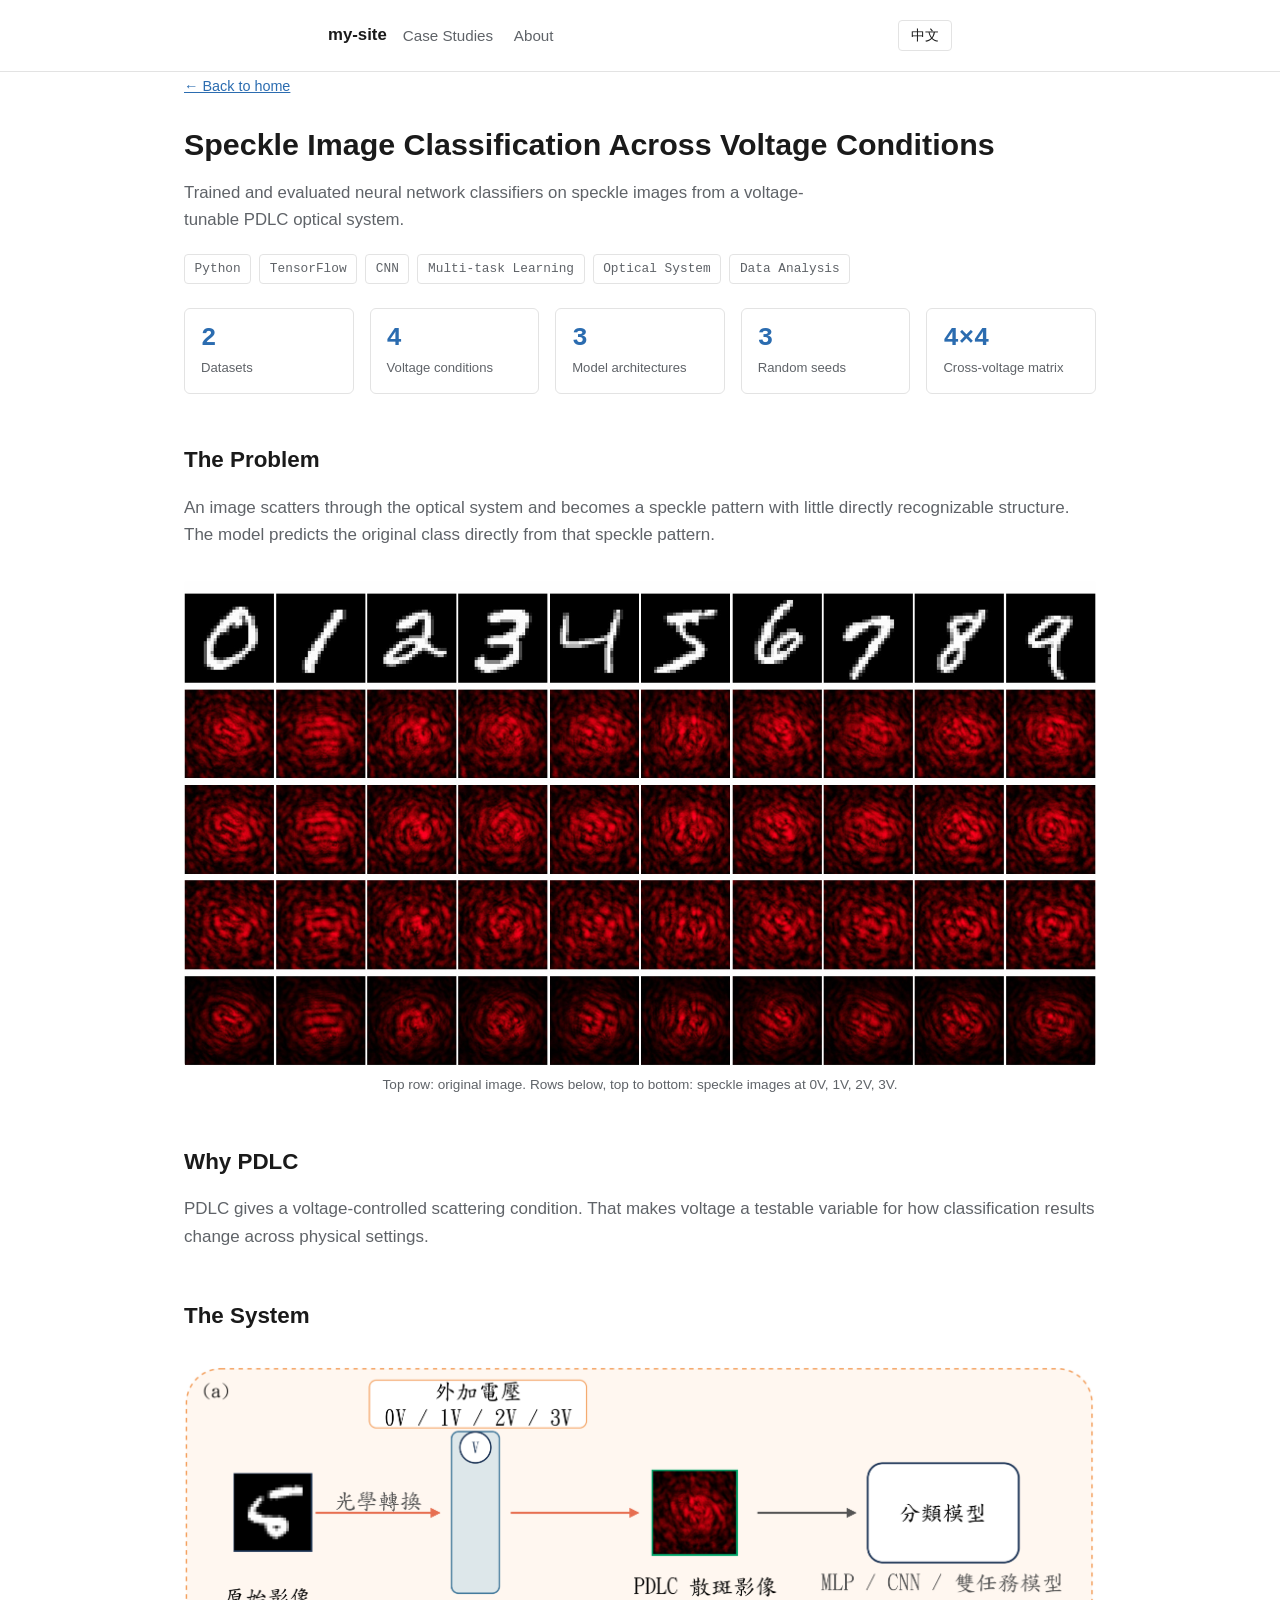
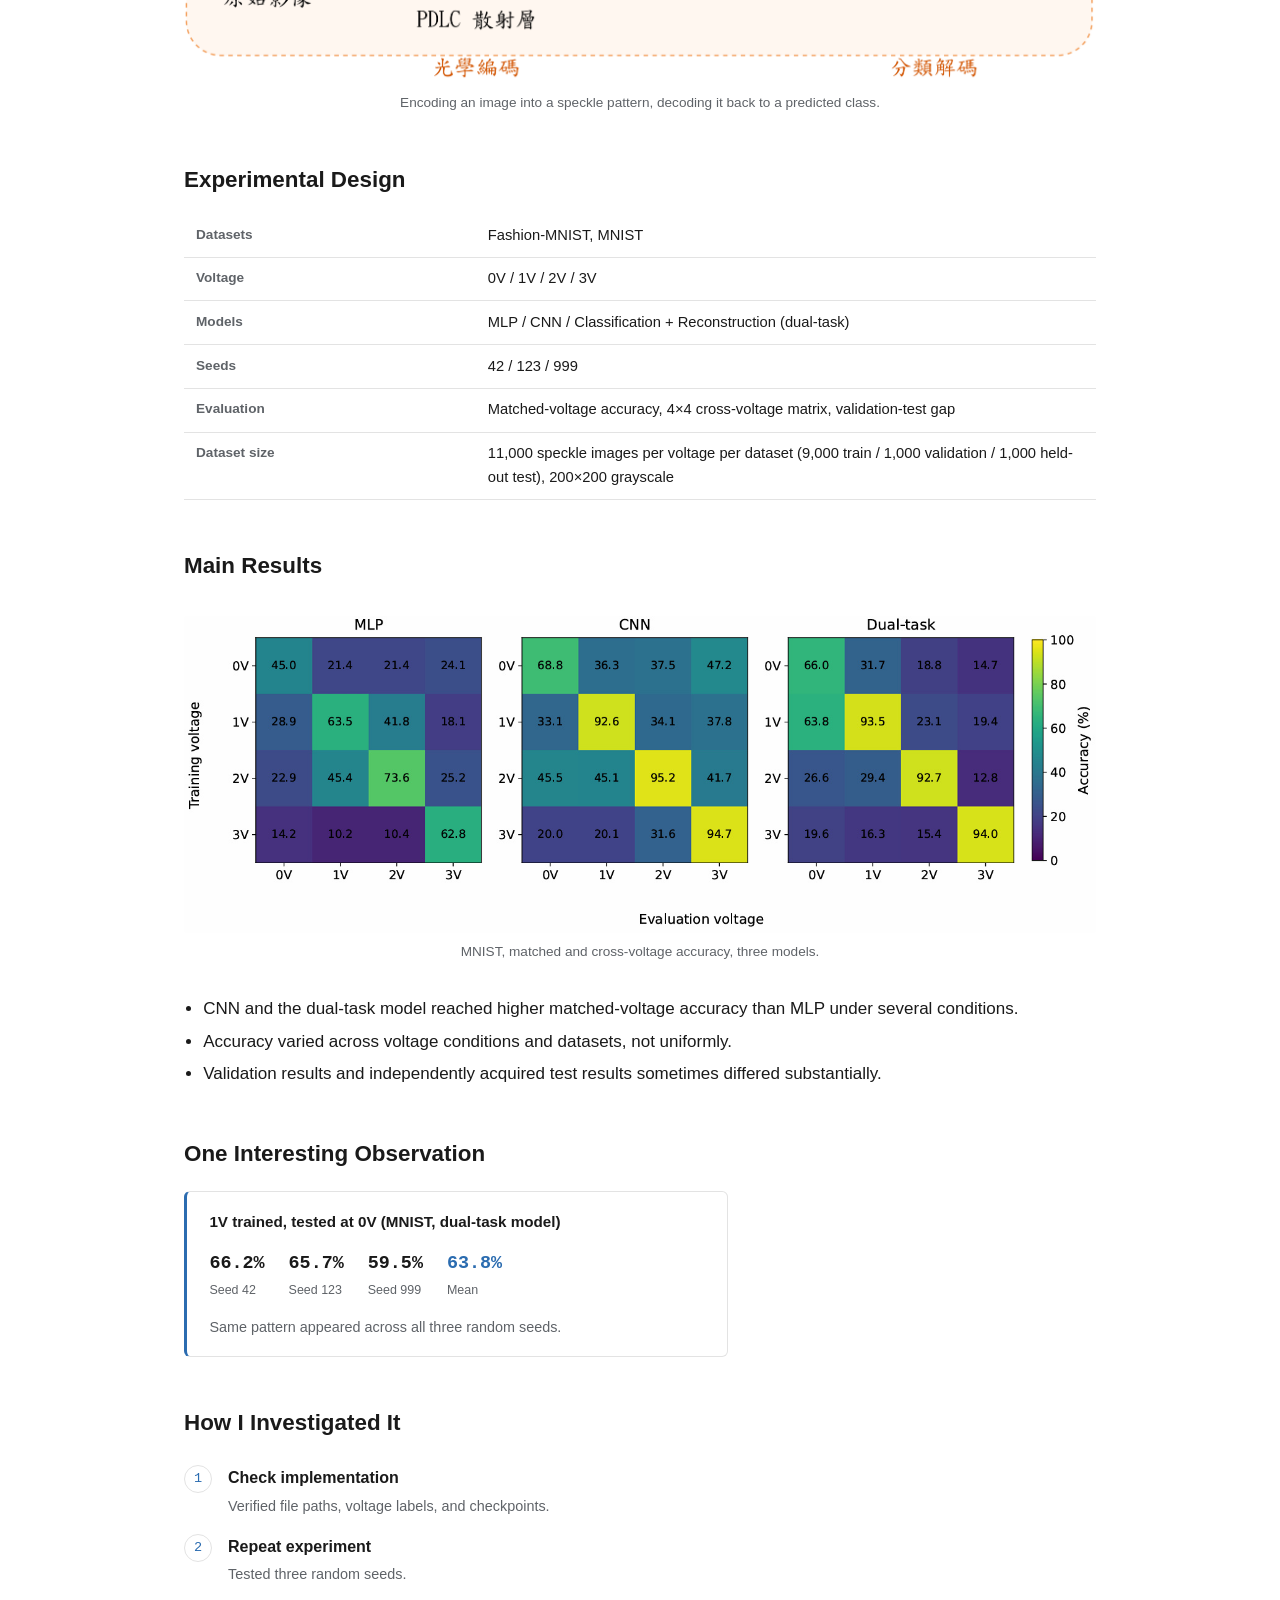
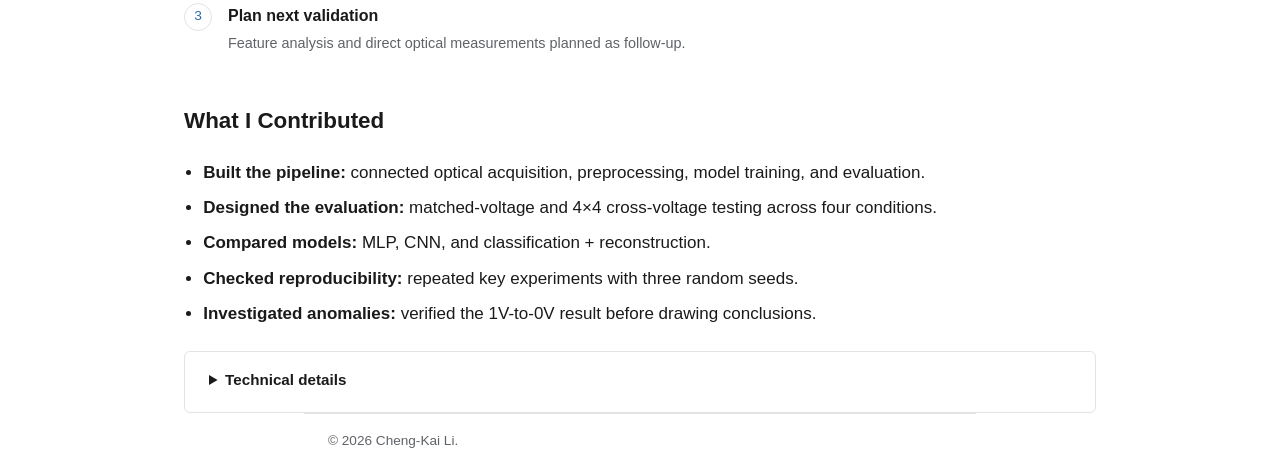
<file: posts/sample-post.html>
<!DOCTYPE html>
<html lang="en" data-lang="en">
<head>
<meta charset="UTF-8">
<meta name="viewport" content="width=device-width, initial-scale=1.0">
<title>Speckle Image Classification Across Voltage Conditions — my-site</title>
<link rel="stylesheet" href="../assets/css/main.css">
<link rel="stylesheet" href="../assets/css/post-case-study.css">
</head>
<body>
<header class="site-header">
  <div class="wrap">
    <a class="logo" href="../index.html">my-site</a>
    <nav class="site-nav">
      <a href="../index.html#case-studies">Case Studies</a>
      <a href="../index.html#about">About</a>
    </nav>
    <button class="lang-toggle" type="button">中文</button>
  </div>
</header>

<main class="wrap case-study-main">
  <a class="back-link" href="../index.html">&larr; Back to home</a>

  <div class="en">

    <section class="cs-hero">
      <h1>Speckle Image Classification Across Voltage Conditions</h1>
      <p class="cs-overview">Trained and evaluated neural network classifiers on speckle images from a voltage-tunable PDLC optical system.</p>

      <div class="cs-tags">
        <span class="cs-tag">Python</span>
        <span class="cs-tag">TensorFlow</span>
        <span class="cs-tag">CNN</span>
        <span class="cs-tag">Multi-task Learning</span>
        <span class="cs-tag">Optical System</span>
        <span class="cs-tag">Data Analysis</span>
      </div>

      <div class="cs-metrics">
        <div class="cs-metric-card">
          <div class="cs-metric-value">2</div>
          <div class="cs-metric-label">Datasets</div>
        </div>
        <div class="cs-metric-card">
          <div class="cs-metric-value">4</div>
          <div class="cs-metric-label">Voltage conditions</div>
        </div>
        <div class="cs-metric-card">
          <div class="cs-metric-value">3</div>
          <div class="cs-metric-label">Model architectures</div>
        </div>
        <div class="cs-metric-card">
          <div class="cs-metric-value">3</div>
          <div class="cs-metric-label">Random seeds</div>
        </div>
        <div class="cs-metric-card">
          <div class="cs-metric-value">4&times;4</div>
          <div class="cs-metric-label">Cross-voltage matrix</div>
        </div>
      </div>
    </section>

    <section class="cs-section">
      <h2>The Problem</h2>
      <p class="cs-section-intro">An image scatters through the optical system and becomes a speckle pattern with little directly recognizable structure. The model predicts the original class directly from that speckle pattern.</p>
      <figure>
        <img src="../assets/images/mnist-raw-vs-speckle.jpg" alt="Vertical comparison of an original MNIST digit on top and its speckle patterns at 0V, 1V, 2V, and 3V in the rows below.">
        <figcaption>Top row: original image. Rows below, top to bottom: speckle images at 0V, 1V, 2V, 3V.</figcaption>
      </figure>
    </section>

    <section class="cs-section">
      <h2>Why PDLC</h2>
      <p class="cs-section-intro">PDLC gives a voltage-controlled scattering condition. That makes voltage a testable variable for how classification results change across physical settings.</p>
    </section>

    <section class="cs-section">
      <h2>The System</h2>
      <figure>
        <img src="../assets/images/system-overview.png" alt="Diagram of the PDLC speckle pipeline: a Fashion-MNIST or MNIST image is encoded into a speckle pattern through the SLM, PDLC cell, and CCD camera, then decoded back to a predicted class by the neural network.">
        <figcaption>Encoding an image into a speckle pattern, decoding it back to a predicted class.</figcaption>
      </figure>
    </section>

    <section class="cs-section">
      <h2>Experimental Design</h2>
      <table class="cs-table">
        <tbody>
          <tr><th scope="row">Datasets</th><td>Fashion-MNIST, MNIST</td></tr>
          <tr><th scope="row">Voltage</th><td>0V / 1V / 2V / 3V</td></tr>
          <tr><th scope="row">Models</th><td>MLP / CNN / Classification + Reconstruction (dual-task)</td></tr>
          <tr><th scope="row">Seeds</th><td>42 / 123 / 999</td></tr>
          <tr><th scope="row">Evaluation</th><td>Matched-voltage accuracy, 4&times;4 cross-voltage matrix, validation-test gap</td></tr>
          <tr><th scope="row">Dataset size</th><td>11,000 speckle images per voltage per dataset (9,000 train / 1,000 validation / 1,000 held-out test), 200&times;200 grayscale</td></tr>
        </tbody>
      </table>
    </section>

    <section class="cs-section">
      <h2>Main Results</h2>
      <figure>
        <img src="../assets/images/mnist-heatmap-full.jpg" alt="Full 4x4 cross-voltage accuracy heatmap for MNIST across three models.">
        <figcaption>MNIST, matched and cross-voltage accuracy, three models.</figcaption>
      </figure>
      <ul class="cs-findings">
        <li>CNN and the dual-task model reached higher matched-voltage accuracy than MLP under several conditions.</li>
        <li>Accuracy varied across voltage conditions and datasets, not uniformly.</li>
        <li>Validation results and independently acquired test results sometimes differed substantially.</li>
      </ul>
    </section>

    <section class="cs-section">
      <h2>One Interesting Observation</h2>
      <div class="cs-observation-card">
        <p class="cs-observation-label">1V trained, tested at 0V (MNIST, dual-task model)</p>
        <div class="cs-mini-metrics">
          <div class="cs-mini-metric">
            <span class="cs-mini-value">66.2%</span>
            <span class="cs-mini-label">Seed 42</span>
          </div>
          <div class="cs-mini-metric">
            <span class="cs-mini-value">65.7%</span>
            <span class="cs-mini-label">Seed 123</span>
          </div>
          <div class="cs-mini-metric">
            <span class="cs-mini-value">59.5%</span>
            <span class="cs-mini-label">Seed 999</span>
          </div>
          <div class="cs-mini-metric cs-mini-metric-avg">
            <span class="cs-mini-value">63.8%</span>
            <span class="cs-mini-label">Mean</span>
          </div>
        </div>
        <p class="cs-observation-note">Same pattern appeared across all three random seeds.</p>
      </div>
    </section>

    <section class="cs-section">
      <h2>How I Investigated It</h2>
      <div class="cs-steps">
        <div class="cs-step">
          <div class="cs-step-num">1</div>
          <div>
            <h3>Check implementation</h3>
            <p>Verified file paths, voltage labels, and checkpoints.</p>
          </div>
        </div>
        <div class="cs-step">
          <div class="cs-step-num">2</div>
          <div>
            <h3>Repeat experiment</h3>
            <p>Tested three random seeds.</p>
          </div>
        </div>
        <div class="cs-step">
          <div class="cs-step-num">3</div>
          <div>
            <h3>Plan next validation</h3>
            <p>Feature analysis and direct optical measurements planned as follow-up.</p>
          </div>
        </div>
      </div>
    </section>

    <section class="cs-section">
      <h2>What I Contributed</h2>
      <ul class="cs-contrib-list">
        <li><strong>Built the pipeline:</strong> connected optical acquisition, preprocessing, model training, and evaluation.</li>
        <li><strong>Designed the evaluation:</strong> matched-voltage and 4&times;4 cross-voltage testing across four conditions.</li>
        <li><strong>Compared models:</strong> MLP, CNN, and classification + reconstruction.</li>
        <li><strong>Checked reproducibility:</strong> repeated key experiments with three random seeds.</li>
        <li><strong>Investigated anomalies:</strong> verified the 1V-to-0V result before drawing conclusions.</li>
      </ul>
    </section>

    <details class="cs-details">
      <summary>Technical details</summary>

      <h3>PDLC material</h3>
      <p>Polymer-dispersed liquid crystal cell. Scattering strength set by applied voltage, 0V to 3V.</p>

      <h3>Model architecture</h3>
      <p>MLP: fully connected layers on the flattened speckle image. CNN: convolutional layers on the 200&times;200 speckle image. Dual-task: shared encoder, one head for classification, one head for image reconstruction.</p>

      <h3>Loss functions</h3>
      <p>Classification: cross-entropy. Reconstruction: binary cross-entropy. The dual-task model trains on a weighted sum of both, with the reconstruction term weighted lower than the classification term.</p>

      <h3>Training</h3>
      <p>Adam optimizer. Early stopping and checkpointing on validation classification accuracy to avoid overfitting to the training data.</p>

      <h3>Validation vs. test</h3>
      <p>Validation accuracy comes from a held-out split of the training data. Test accuracy comes from independently acquired test data at the same voltage. The gap between the two is reported alongside accuracy.</p>

      <h3>Full cross-voltage results</h3>
      <div class="cs-details-grid">
        <figure>
          <img src="../assets/images/mnist-heatmap-full.jpg" alt="Full 4x4 cross-voltage accuracy heatmap for MNIST, averaged across three models.">
          <figcaption>MNIST, 3-model average accuracy across all 16 train/test voltage pairs.</figcaption>
        </figure>
        <figure>
          <img src="../assets/images/fmnist-heatmap-full.jpg" alt="Full 4x4 cross-voltage accuracy heatmap for Fashion-MNIST, averaged across three models.">
          <figcaption>Fashion-MNIST, same evaluation. No comparable cross-voltage anomaly.</figcaption>
        </figure>
      </div>

      <h3>Optical setup</h3>
      <figure>
        <img src="../assets/images/optical-setup.jpg" alt="Optical setup diagram: laser, polarizer, beam splitter, SLM, lens, PDLC sample, CCD camera.">
        <figcaption>Optical setup: laser, polarizer, beam splitter, SLM, lens, PDLC sample, CCD.</figcaption>
      </figure>
    </details>

  </div>

  <div class="zh">

    <section class="cs-hero">
      <h1>跨電壓條件的散斑影像分類</h1>
      <p class="cs-overview">訓練並評估神經網路模型，對電壓可調的 PDLC 光學系統產生的散斑影像進行分類。</p>

      <div class="cs-tags">
        <span class="cs-tag">Python</span>
        <span class="cs-tag">TensorFlow</span>
        <span class="cs-tag">CNN</span>
        <span class="cs-tag">多任務學習</span>
        <span class="cs-tag">光學系統</span>
        <span class="cs-tag">資料分析</span>
      </div>

      <div class="cs-metrics">
        <div class="cs-metric-card">
          <div class="cs-metric-value">2</div>
          <div class="cs-metric-label">資料集</div>
        </div>
        <div class="cs-metric-card">
          <div class="cs-metric-value">4</div>
          <div class="cs-metric-label">電壓條件</div>
        </div>
        <div class="cs-metric-card">
          <div class="cs-metric-value">3</div>
          <div class="cs-metric-label">種模型架構</div>
        </div>
        <div class="cs-metric-card">
          <div class="cs-metric-value">3</div>
          <div class="cs-metric-label">組隨機種子</div>
        </div>
        <div class="cs-metric-card">
          <div class="cs-metric-value">4&times;4</div>
          <div class="cs-metric-label">跨電壓測試矩陣</div>
        </div>
      </div>
    </section>

    <section class="cs-section">
      <h2>問題是什麼</h2>
      <p class="cs-section-intro">圖片經過光學系統散射後，變成一張肉眼難以直接辨認出結構的散斑影像。模型直接從這張散斑影像預測原始類別。</p>
      <figure>
        <img src="../assets/images/mnist-raw-vs-speckle.jpg" alt="直排對照圖：最上排為原始 MNIST 數字，下方各排依序為 0V、1V、2V、3V 的散斑影像。">
        <figcaption>最上排：原始影像。往下依序為 0V、1V、2V、3V 對應的散斑影像。</figcaption>
      </figure>
    </section>

    <section class="cs-section">
      <h2>為什麼用 PDLC</h2>
      <p class="cs-section-intro">PDLC 提供一個電壓可調的散射條件。這讓電壓成為一個可測試的變因，用來看分類結果在不同物理條件下會怎麼變化。</p>
    </section>

    <section class="cs-section">
      <h2>系統怎麼運作</h2>
      <figure>
        <img src="../assets/images/system-overview.png" alt="PDLC 散斑流程圖：Fashion-MNIST 或 MNIST 圖片經過 SLM、PDLC 元件、CCD 相機編碼成散斑影像，再由神經網路解碼成預測類別。">
        <figcaption>把圖片編碼成散斑影像，再解碼回預測類別。</figcaption>
      </figure>
    </section>

    <section class="cs-section">
      <h2>實驗設計</h2>
      <table class="cs-table">
        <tbody>
          <tr><th scope="row">資料集</th><td>Fashion-MNIST、MNIST</td></tr>
          <tr><th scope="row">電壓</th><td>0V / 1V / 2V / 3V</td></tr>
          <tr><th scope="row">模型</th><td>MLP / CNN / 分類＋重建（雙任務）</td></tr>
          <tr><th scope="row">種子</th><td>42 / 123 / 999</td></tr>
          <tr><th scope="row">評估方式</th><td>同電壓準確率、4&times;4 跨電壓矩陣、驗證與測試差距</td></tr>
          <tr><th scope="row">資料規模</th><td>每個資料集每個電壓 11,000 張散斑影像（訓練 9,000／驗證 1,000／保留測試 1,000），200&times;200 灰階</td></tr>
        </tbody>
      </table>
    </section>

    <section class="cs-section">
      <h2>主要結果</h2>
      <figure>
        <img src="../assets/images/mnist-heatmap-full.jpg" alt="MNIST 完整 4x4 跨電壓準確率熱力圖，三模型平均。">
        <figcaption>MNIST，同電壓與跨電壓準確率，三種模型。</figcaption>
      </figure>
      <ul class="cs-findings">
        <li>CNN 與雙任務模型在多數同電壓條件下，準確率高於 MLP。</li>
        <li>準確率隨電壓條件與資料集變動，不是均勻一致的。</li>
        <li>驗證結果與獨立取得的測試結果，有時候差距不小。</li>
      </ul>
    </section>

    <section class="cs-section">
      <h2>一個有意思的觀察</h2>
      <div class="cs-observation-card">
        <p class="cs-observation-label">訓練於 1V、測試於 0V（MNIST，雙任務模型）</p>
        <div class="cs-mini-metrics">
          <div class="cs-mini-metric">
            <span class="cs-mini-value">66.2%</span>
            <span class="cs-mini-label">Seed 42</span>
          </div>
          <div class="cs-mini-metric">
            <span class="cs-mini-value">65.7%</span>
            <span class="cs-mini-label">Seed 123</span>
          </div>
          <div class="cs-mini-metric">
            <span class="cs-mini-value">59.5%</span>
            <span class="cs-mini-label">Seed 999</span>
          </div>
          <div class="cs-mini-metric cs-mini-metric-avg">
            <span class="cs-mini-value">63.8%</span>
            <span class="cs-mini-label">平均</span>
          </div>
        </div>
        <p class="cs-observation-note">三組隨機種子都出現同樣的規律。</p>
      </div>
    </section>

    <section class="cs-section">
      <h2>怎麼排查</h2>
      <div class="cs-steps">
        <div class="cs-step">
          <div class="cs-step-num">1</div>
          <div>
            <h3>確認實作</h3>
            <p>檢查檔案路徑、電壓標籤、checkpoint。</p>
          </div>
        </div>
        <div class="cs-step">
          <div class="cs-step-num">2</div>
          <div>
            <h3>重複實驗</h3>
            <p>用三組隨機種子重新測試。</p>
          </div>
        </div>
        <div class="cs-step">
          <div class="cs-step-num">3</div>
          <div>
            <h3>規劃下一步驗證</h3>
            <p>特徵分析與直接光學量測列為後續工作。</p>
          </div>
        </div>
      </div>
    </section>

    <section class="cs-section">
      <h2>我做了什麼</h2>
      <ul class="cs-contrib-list">
        <li><strong>建置流程：</strong>串接光學擷取、前處理、模型訓練、評估。</li>
        <li><strong>設計評估方式：</strong>同電壓與 4&times;4 跨電壓測試，涵蓋四個電壓條件。</li>
        <li><strong>比較模型：</strong>MLP、CNN、分類＋重建。</li>
        <li><strong>檢查可重現性：</strong>用三組隨機種子重複關鍵實驗。</li>
        <li><strong>排查異常：</strong>在下結論前先驗證 1V&rarr;0V 的結果。</li>
      </ul>
    </section>

    <details class="cs-details">
      <summary>技術細節</summary>

      <h3>PDLC 材料</h3>
      <p>聚合物分散液晶元件，散射強度由外加電壓控制，範圍 0V 到 3V。</p>

      <h3>模型架構</h3>
      <p>MLP 用全連接層處理攤平後的散斑影像；CNN 用卷積層處理 200&times;200 散斑影像；雙任務模型共用一個編碼器，分成分類與影像重建兩個輸出頭。</p>

      <h3>損失函數</h3>
      <p>分類用 cross-entropy，重建用 BCE（binary cross-entropy）。雙任務模型訓練時把兩者加權相加，重建項的權重低於分類項。</p>

      <h3>訓練設定</h3>
      <p>使用 Adam optimizer，依驗證分類準確率做 early stopping 並儲存 checkpoint，避免模型過度配適訓練資料。</p>

      <h3>驗證與測試差距</h3>
      <p>驗證準確率來自訓練資料切出的一部分；測試準確率來自同電壓下獨立取得的測試資料。兩者的差距會跟準確率一起列出。</p>

      <h3>完整跨電壓結果</h3>
      <div class="cs-details-grid">
        <figure>
          <img src="../assets/images/mnist-heatmap-full.jpg" alt="MNIST 完整 4x4 跨電壓準確率熱力圖，三模型平均。">
          <figcaption>MNIST，三模型平均準確率，涵蓋全部 16 組訓練/測試電壓組合。</figcaption>
        </figure>
        <figure>
          <img src="../assets/images/fmnist-heatmap-full.jpg" alt="Fashion-MNIST 完整 4x4 跨電壓準確率熱力圖，三模型平均。">
          <figcaption>Fashion-MNIST，相同評估方式，沒有出現類似的跨電壓異常。</figcaption>
        </figure>
      </div>

      <h3>光學架設</h3>
      <figure>
        <img src="../assets/images/optical-setup.jpg" alt="光學架設圖：雷射、偏振片、分光鏡、SLM、透鏡、PDLC 樣品、CCD 相機。">
        <figcaption>光學架設：雷射、偏振片、分光鏡、SLM、透鏡、PDLC 樣品、CCD。</figcaption>
      </figure>
    </details>

  </div>
</main>

<footer class="wrap">
  <p>&copy; 2026 Cheng-Kai Li.</p>
</footer>

<script src="../assets/js/lang-toggle.js"></script>
</body>
</html>
</file>
<file: assets/css/main.css>
/* main.css — minimal technical/portfolio theme */

:root {
  --bg: #ffffff;
  --text: #1a1a1a;
  --muted: #5f6368;
  --border: #e3e3e3;
  --accent: #2b6cb0;
  --code-bg: #f5f5f5;
  --max-width: 42rem;
  --font-sans: -apple-system, BlinkMacSystemFont, "Segoe UI", Roboto, Helvetica, Arial, sans-serif;
  --font-mono: "SFMono-Regular", Consolas, "Liberation Mono", Menlo, monospace;
}

* {
  box-sizing: border-box;
}

html, body {
  margin: 0;
  padding: 0;
}

body {
  font-family: var(--font-sans);
  color: var(--text);
  background: var(--bg);
  line-height: 1.6;
  font-size: 17px;
}

.wrap {
  max-width: var(--max-width);
  margin: 0 auto;
  padding: 0 1.5rem;
}

header.site-header {
  border-bottom: 1px solid var(--border);
  padding: 1.25rem 0;
}

header.site-header .wrap {
  display: flex;
  align-items: center;
  justify-content: space-between;
  gap: 1rem;
}

.logo {
  font-weight: 600;
  text-decoration: none;
  color: var(--text);
  font-size: 1.05rem;
}

.logo:hover {
  color: var(--accent);
}

nav.site-nav {
  flex: 1;
}

nav.site-nav a {
  color: var(--muted);
  text-decoration: none;
  margin-right: 1rem;
  font-size: 0.95rem;
}

nav.site-nav a:hover {
  color: var(--text);
}

.lang-toggle {
  border: 1px solid var(--border);
  background: transparent;
  color: var(--text);
  font-size: 0.85rem;
  padding: 0.35rem 0.75rem;
  border-radius: 4px;
  cursor: pointer;
  font-family: var(--font-mono);
}

.lang-toggle:hover {
  border-color: var(--accent);
  color: var(--accent);
}

main {
  padding: 3rem 0 4rem;
}

h1 {
  font-size: 1.9rem;
  margin-bottom: 0.5rem;
  line-height: 1.3;
}

h2 {
  font-size: 1.4rem;
  margin-top: 2.5rem;
}

p {
  margin: 1rem 0;
}

.meta {
  color: var(--muted);
  font-size: 0.9rem;
  margin-bottom: 2rem;
}

a {
  color: var(--accent);
}

pre, code {
  font-family: var(--font-mono);
  background: var(--code-bg);
  border-radius: 4px;
}

code {
  padding: 0.15rem 0.35rem;
  font-size: 0.9em;
}

pre {
  padding: 1rem;
  overflow-x: auto;
}

pre code {
  background: none;
  padding: 0;
}

footer {
  border-top: 1px solid var(--border);
  padding: 2rem 0;
  color: var(--muted);
  font-size: 0.85rem;
}

/* Language toggle: two content blocks per page, one hidden via [data-lang] on <html> */
[data-lang="en"] .zh {
  display: none;
}

[data-lang="zh"] .en {
  display: none;
}

.post-list {
  list-style: none;
  padding: 0;
  margin: 1.5rem 0;
}

.post-list li {
  padding: 0.75rem 0;
  border-bottom: 1px solid var(--border);
}

.post-list a {
  text-decoration: none;
  font-weight: 500;
}

.post-list .date {
  color: var(--muted);
  font-size: 0.85rem;
  display: block;
  margin-top: 0.2rem;
}

/* Hero section */
.hero {
  padding-bottom: 1rem;
}

.hero h1 {
  margin-bottom: 0.4rem;
}

.hero .role {
  color: var(--muted);
  font-weight: 500;
  margin: 0 0 0.75rem;
}

.hero .pitch {
  max-width: 36rem;
}

/* Section spacing when stacked on the homepage */
main .hero + .case-studies,
main .case-studies + .about {
  border-top: 1px solid var(--border);
  padding-top: 0.5rem;
}

/* About links row */
.about .links {
  margin-top: 1.25rem;
}

.about .links a {
  margin-right: 0.25rem;
}

/* Figures / captions and inline images inside post articles */
img {
  max-width: 100%;
  height: auto;
  display: block;
  border-radius: 4px;
}

figure {
  margin: 2rem 0;
}

figcaption {
  color: var(--muted);
  font-size: 0.85rem;
  margin-top: 0.5rem;
  text-align: center;
}

/* Back-to-homepage link used at top/bottom of post pages */
.back-link {
  font-size: 0.9rem;
  margin: 0 0 1.5rem;
}
</file>
<file: assets/css/post-case-study.css>
/* post-case-study.css — layout for interview-oriented case study pages */
/* Loaded after main.css; reuses its color/typography variables. Scoped to
   .case-study-main and .cs-* classes so it never touches the homepage. */

main.wrap.case-study-main {
  max-width: 60rem;
}

.cs-section {
  margin-top: 3rem;
}

.cs-section h2 {
  margin-top: 0;
  margin-bottom: 1rem;
}

.cs-section-intro {
  color: var(--muted);
  margin: 0 0 1.25rem;
}

/* Hero */
.cs-hero h1 {
  margin-bottom: 0.5rem;
}

.cs-overview {
  max-width: 42rem;
  color: var(--muted);
  font-size: 1.05rem;
}

.cs-tags {
  display: flex;
  flex-wrap: wrap;
  gap: 0.5rem;
  margin: 1.25rem 0 1.5rem;
}

.cs-tag {
  border: 1px solid var(--border);
  border-radius: 4px;
  padding: 0.25rem 0.6rem;
  font-family: var(--font-mono);
  font-size: 0.8rem;
  color: var(--muted);
}

.cs-metrics {
  display: grid;
  grid-template-columns: repeat(auto-fit, minmax(130px, 1fr));
  gap: 1rem;
  margin: 1.5rem 0 0.5rem;
}

.cs-metric-card {
  border: 1px solid var(--border);
  border-radius: 6px;
  padding: 1rem;
}

.cs-metric-value {
  font-family: var(--font-mono);
  font-size: 1.6rem;
  font-weight: 700;
  color: var(--accent);
  line-height: 1.1;
}

.cs-metric-label {
  margin-top: 0.35rem;
  color: var(--muted);
  font-size: 0.82rem;
  line-height: 1.4;
}

/* Experimental design table */
.cs-table {
  width: 100%;
  border-collapse: collapse;
  margin-top: 1rem;
  font-size: 0.92rem;
}

.cs-table th,
.cs-table td {
  text-align: left;
  padding: 0.6rem 0.75rem;
  border-bottom: 1px solid var(--border);
  vertical-align: top;
}

.cs-table th {
  width: 32%;
  color: var(--muted);
  font-weight: 600;
  font-size: 0.85rem;
}

/* Main results findings list */
.cs-findings {
  margin: 1.25rem 0 0;
  padding-left: 1.2rem;
}

.cs-findings li {
  margin: 0.35rem 0;
}

/* One interesting observation */
.cs-observation-card {
  border: 1px solid var(--border);
  border-left: 3px solid var(--accent);
  border-radius: 6px;
  padding: 1.1rem 1.4rem;
  margin-top: 1.25rem;
  max-width: 34rem;
}

.cs-observation-label {
  margin: 0 0 0.9rem;
  font-weight: 600;
  font-size: 0.95rem;
}

.cs-mini-metrics {
  display: flex;
  flex-wrap: wrap;
  gap: 1.5rem;
}

.cs-mini-metric {
  display: flex;
  flex-direction: column;
}

.cs-mini-value {
  font-family: var(--font-mono);
  font-size: 1.15rem;
  font-weight: 700;
}

.cs-mini-metric-avg .cs-mini-value {
  color: var(--accent);
}

.cs-mini-label {
  color: var(--muted);
  font-size: 0.78rem;
  margin-top: 0.2rem;
}

.cs-observation-note {
  margin: 0.9rem 0 0;
  color: var(--muted);
  font-size: 0.9rem;
}

/* Investigation steps */
.cs-steps {
  display: flex;
  flex-direction: column;
  gap: 1rem;
  margin-top: 1.5rem;
}

.cs-step {
  display: flex;
  gap: 1rem;
  align-items: flex-start;
}

.cs-step-num {
  flex: none;
  width: 1.75rem;
  height: 1.75rem;
  border: 1px solid var(--border);
  border-radius: 50%;
  display: flex;
  align-items: center;
  justify-content: center;
  font-family: var(--font-mono);
  font-size: 0.85rem;
  color: var(--accent);
}

.cs-step h3 {
  margin: 0 0 0.25rem;
  font-size: 1rem;
}

.cs-step p {
  margin: 0;
  color: var(--muted);
  font-size: 0.9rem;
}

/* What I contributed */
.cs-contrib-list {
  margin: 1.25rem 0 0;
  padding-left: 1.2rem;
}

.cs-contrib-list li {
  margin: 0.5rem 0;
}

.cs-contrib-list strong {
  font-weight: 600;
}

/* Collapsible technical details */
.cs-details {
  border: 1px solid var(--border);
  border-radius: 6px;
  padding: 1rem 1.5rem 1.25rem;
  margin-top: 1.5rem;
}

.cs-details summary {
  cursor: pointer;
  font-weight: 600;
  font-size: 0.95rem;
  list-style: revert;
}

.cs-details summary:hover {
  color: var(--accent);
}

.cs-details[open] summary {
  margin-bottom: 1rem;
}

.cs-details h3 {
  font-size: 0.95rem;
  margin: 1.5rem 0 0.5rem;
}

.cs-details h3:first-of-type {
  margin-top: 0.5rem;
}

.cs-details-grid {
  display: grid;
  grid-template-columns: repeat(auto-fit, minmax(240px, 1fr));
  gap: 1.5rem;
  margin-top: 1rem;
}

.cs-details figure {
  margin: 0;
}

.cs-details .cs-details-grid + figure {
  margin-top: 1.5rem;
}
</file>
